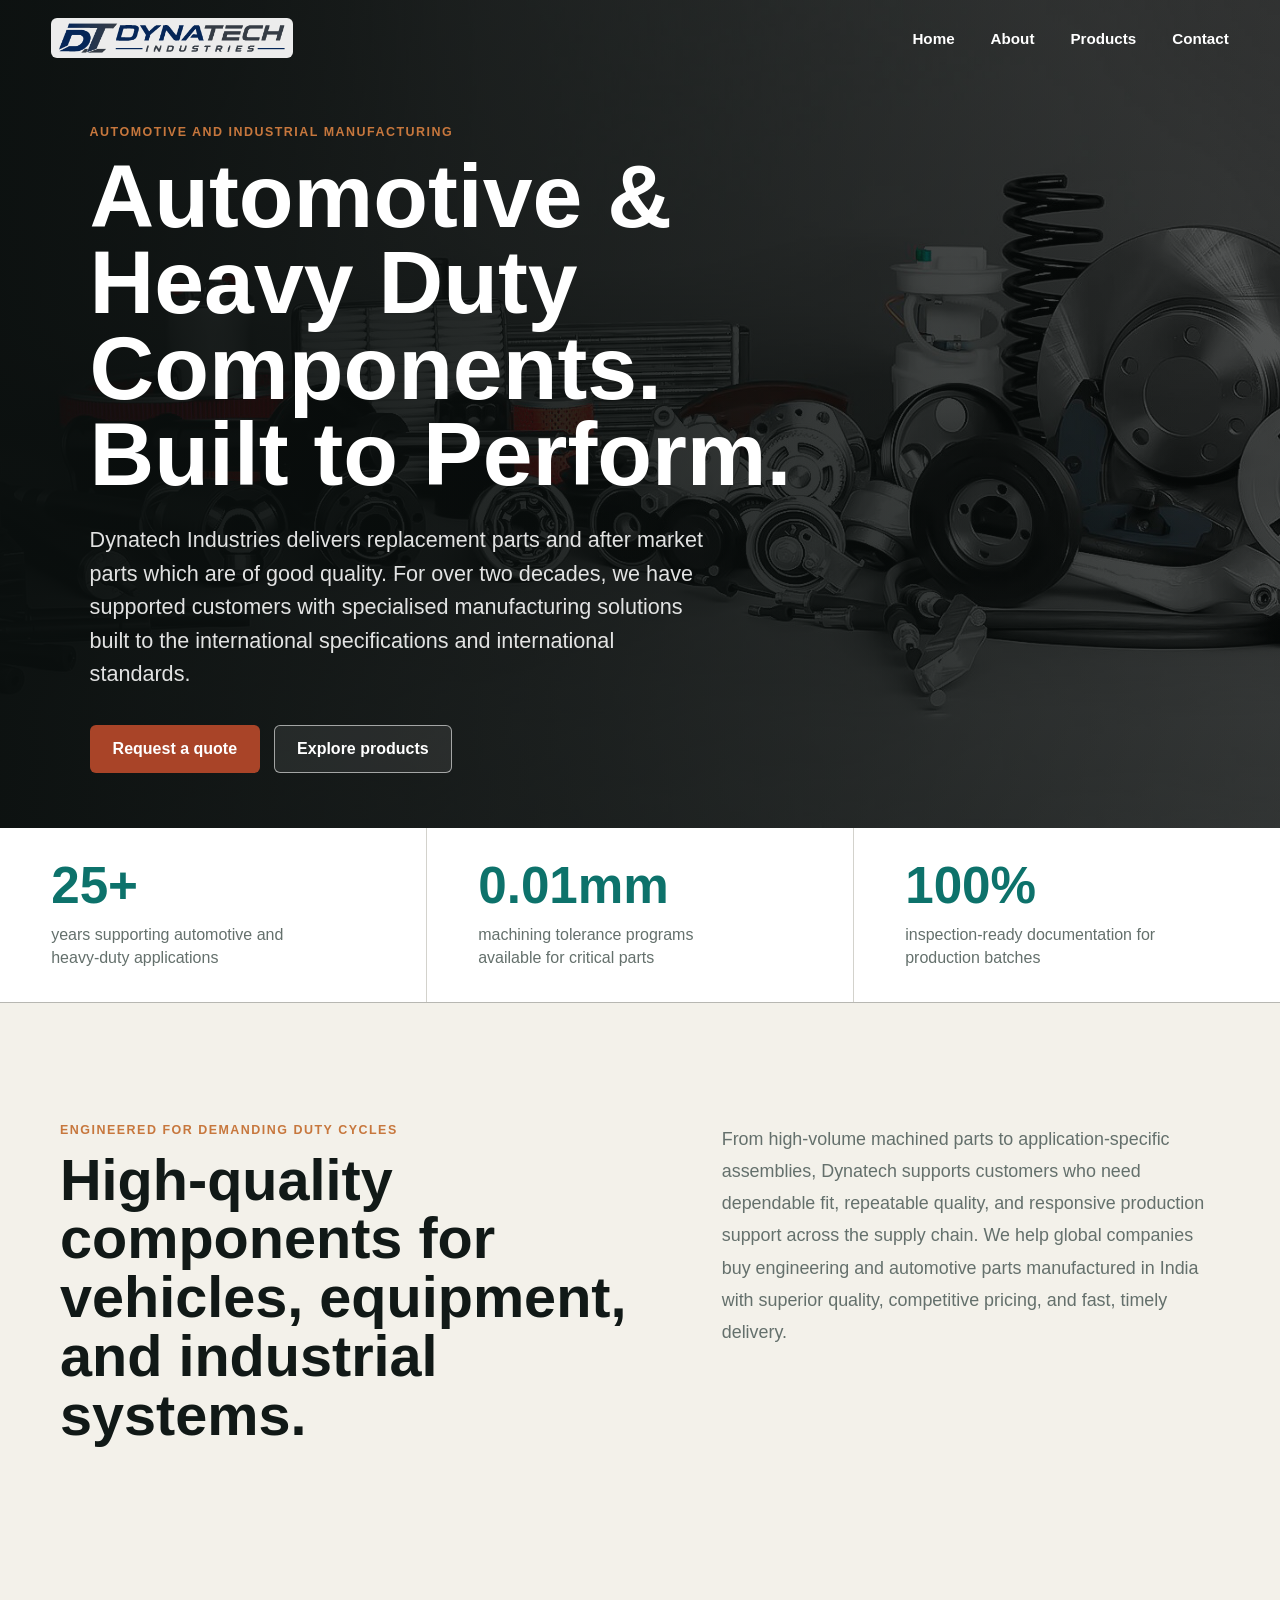
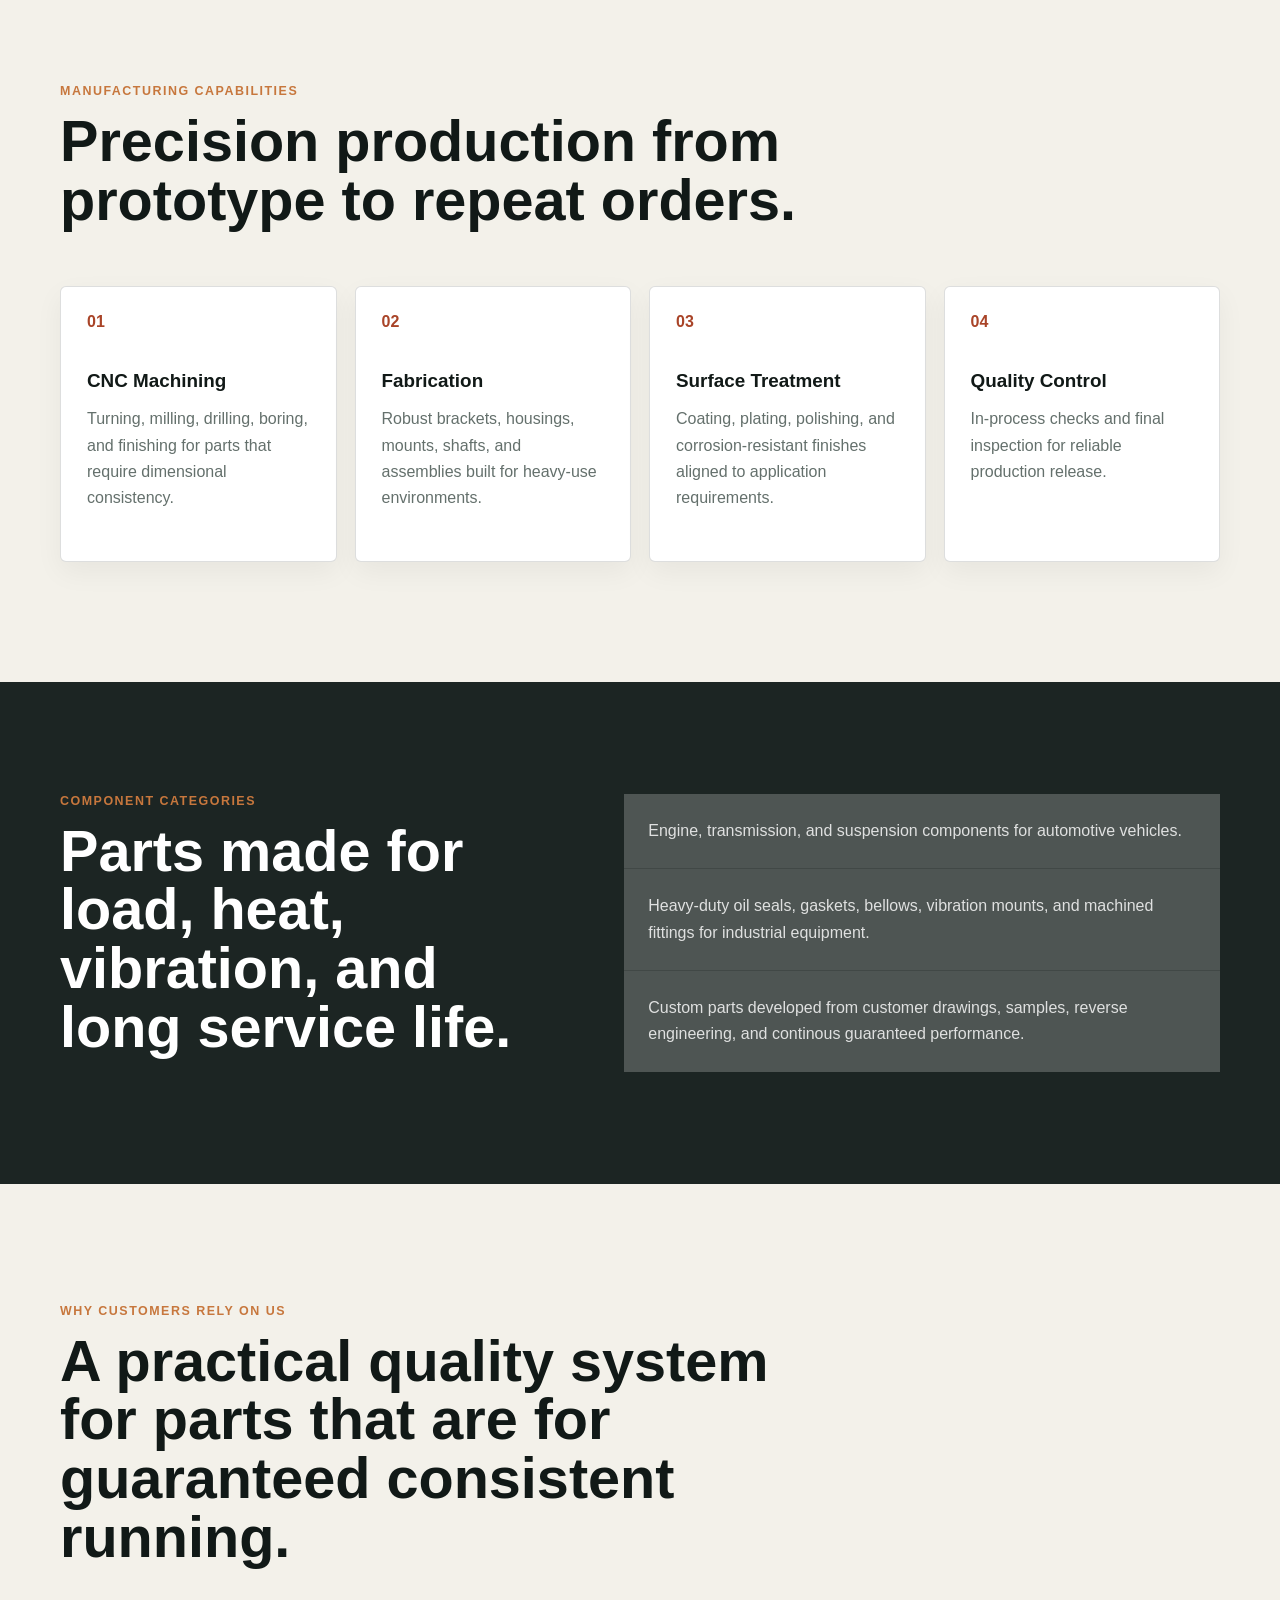
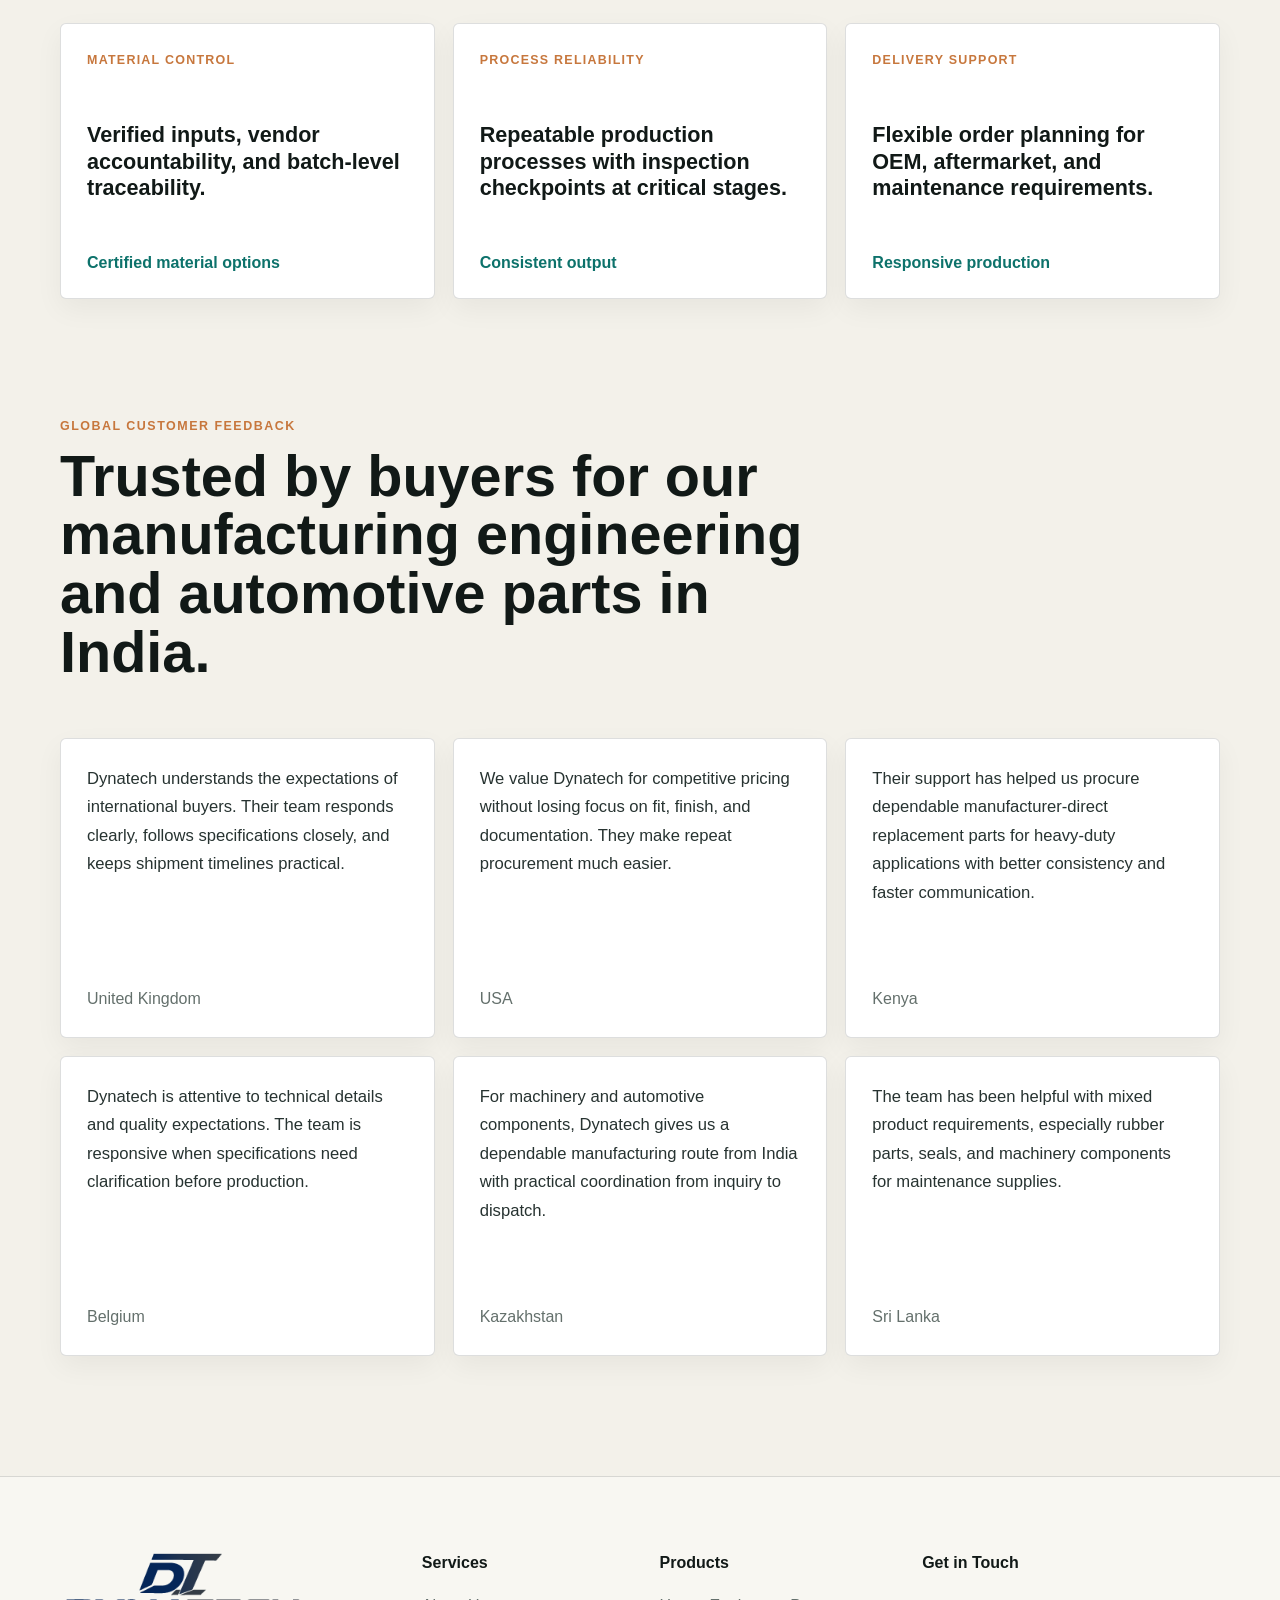
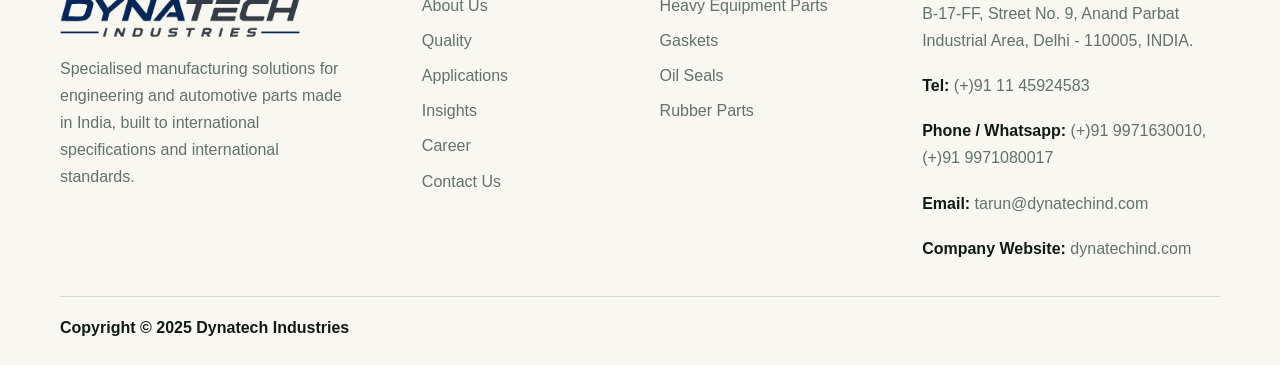
<file: index.html>
<!DOCTYPE html>
<html lang="en">
  <head>
    <meta charset="UTF-8" />
    <meta name="viewport" content="width=device-width, initial-scale=1.0" />
    <title>Dynatech Industries | Automotive & Heavy Duty Components</title>
    <meta
      name="description"
      content="Dynatech Industries is a specialised manufacturing solution provider with over two decades of experience manufacturing engineering and automotive parts in India for global customers."
    />
    <meta name="robots" content="index, follow" />
    <meta name="theme-color" content="#111917" />
    <link rel="canonical" href="https://dynatechind.com/" />
    <meta property="og:title" content="Dynatech Industries | Automotive Components" />
    <meta
      property="og:description"
      content="Specialised manufacturing solutions for engineering and automotive parts made in India, trusted by buyers across the UK, USA, Kenya, Belgium, Kazakhstan, and Sri Lanka."
    />
    <meta property="og:type" content="website" />
    <meta property="og:image" content="assets/hero.png" />
    <link rel="stylesheet" href="styles.css" />
    <script type="application/ld+json">
      {
        "@context": "https://schema.org",
        "@type": "Organization",
        "name": "Dynatech Industries",
        "url": "https://dynatechind.com/",
        "description": "Specialised manufacturing solution provider for engineering, automotive, and heavy duty components from India with over two decades of experience supporting global buyers.",
        "email": "tarun@dynatechind.com",
        "sameAs": []
      }
    </script>
  </head>
  <body>
    <header class="site-header" data-header>
      <a class="brand" href="index.html#top" aria-label="Dynatech Industries home">
        <img src="assets/navbar-logo.png" alt="Dynatech Industries" class="brand-logo" />
      </a>
      <button class="nav-toggle" type="button" aria-label="Open navigation" aria-expanded="false" data-nav-toggle>
        <span></span>
        <span></span>
      </button>
      <nav class="site-nav" data-nav aria-label="Primary navigation">
        <a href="index.html#top">Home</a>
        <div class="nav-group">
          <a href="about.html">About</a>
          <div class="nav-menu" aria-label="About pages">
            <a href="about.html#company-profile">Company Profile</a>
            <a href="about.html#infrastructure">Infrastructure</a>
            <a href="about.html#capabilities">Capabilities</a>
            <a href="about.html#quality">Quality</a>
            <a href="about.html#applications">Applications</a>
          </div>
        </div>
        <div class="nav-group">
          <a href="products.html">Products</a>
          <div class="nav-menu" aria-label="Product pages">
            <a href="heavy-equipment-parts.html">Heavy Equipment Parts</a>
            <a href="oil-seals.html">Oil Seals</a>
            <a href="gaskets.html">Gaskets</a>
            <a href="rubber-parts.html">Rubber Parts</a>
          </div>
        </div>
        <a href="contact.html">Contact</a>
      </nav>
    </header>

    <main id="top">
      <section class="hero" aria-labelledby="hero-title">
        <img src="assets/hero.png" alt="Automotive and heavy-duty replacement components" class="hero-image" />
        <div class="hero-overlay"></div>
        <div class="hero-content">
          <p class="eyebrow">Automotive and industrial manufacturing</p>
          <h1 id="hero-title">Automotive &amp; Heavy Duty Components. 
          </br>Built to Perform.</h1>
          <p class="hero-copy">
            Dynatech Industries delivers replacement parts and after market parts which are of good quality.
            For over two decades, we have supported customers with specialised manufacturing solutions
            built to the international specifications and international standards.
          </p>
          <div class="hero-actions">
            <a class="button primary" href="contact.html">Request a quote</a>
            <a class="button secondary" href="products.html">Explore products</a>
          </div>
        </div>
      </section>

      <section class="metrics" aria-label="Dynatech production strengths">
        <div>
          <strong>25+</strong>
          <span>years supporting automotive and heavy-duty applications</span>
        </div>
        <div>
          <strong>0.01mm</strong>
          <span>machining tolerance programs available for critical parts</span>
        </div>
        <div>
          <strong>100%</strong>
          <span>inspection-ready documentation for production batches</span>
        </div>
      </section>

      <section class="section intro">
        <div>
          <p class="eyebrow">Engineered for demanding duty cycles</p>
          <h2>High-quality components for vehicles, equipment, and industrial systems.</h2>
        </div>
        <p>
          From high-volume machined parts to application-specific assemblies, Dynatech supports customers who need
          dependable fit, repeatable quality, and responsive production support across the supply chain.
          We help global companies buy engineering and automotive parts manufactured in India with superior quality,
          competitive pricing, and fast, timely delivery.
        </p>
      </section>

      <section class="section services" id="capabilities" aria-labelledby="capabilities-title">
        <div class="section-heading">
          <p class="eyebrow">Manufacturing capabilities</p>
          <h2 id="capabilities-title">Precision production from prototype to repeat orders.</h2>
        </div>
        <div class="service-grid">
          <article class="service-card">
            <span class="icon">01</span>
            <h3>CNC Machining</h3>
            <p>Turning, milling, drilling, boring, and finishing for parts that require dimensional consistency.</p>
          </article>
          <article class="service-card">
            <span class="icon">02</span>
            <h3>Fabrication</h3>
            <p>Robust brackets, housings, mounts, shafts, and assemblies built for heavy-use environments.</p>
          </article>
          <article class="service-card">
            <span class="icon">03</span>
            <h3>Surface Treatment</h3>
            <p>Coating, plating, polishing, and corrosion-resistant finishes aligned to application requirements.</p>
          </article>
          <article class="service-card">
            <span class="icon">04</span>
            <h3>Quality Control</h3>
            <p>In-process checks and final inspection for reliable production release.</p>
          </article>
        </div>
      </section>

      <section class="band" id="components">
        <div class="band-inner">
          <div>
            <p class="eyebrow">Component categories</p>
            <h2>Parts made for load, heat, vibration, and long service life.</h2>
          </div>
          <div class="proof-list">
            <p>Engine, transmission, and suspension components for automotive vehicles.</p>
            <p>Heavy-duty oil seals, gaskets, bellows, vibration mounts, and machined fittings for industrial equipment.</p>
            <p>Custom parts developed from customer drawings, samples, reverse engineering, and continous guaranteed performance.</p>
          </div>
        </div>
      </section>

      <section class="section work" id="quality" aria-labelledby="quality-title">
        <div class="section-heading">
          <p class="eyebrow">Why customers rely on us</p>
          <h2 id="quality-title">A practical quality system for parts that are for guaranteed consistent running.</h2>
        </div>
        <div class="case-grid">
          <article class="case-card">
            <p class="case-type">Material control</p>
            <h3>Verified inputs, vendor accountability, and batch-level traceability.</h3>
            <span>Certified material options</span>
          </article>
          <article class="case-card">
            <p class="case-type">Process reliability</p>
            <h3>Repeatable production processes with inspection checkpoints at critical stages.</h3>
            <span>Consistent output</span>
          </article>
          <article class="case-card">
            <p class="case-type">Delivery support</p>
            <h3>Flexible order planning for OEM, aftermarket, and maintenance requirements.</h3>
            <span>Responsive production</span>
          </article>
        </div>
      </section>

      <section class="section testimonials" id="testimonials" aria-labelledby="testimonials-title">
        <div class="section-heading">
          <p class="eyebrow">Global customer feedback</p>
          <h2 id="testimonials-title">Trusted by buyers for our manufacturing engineering and automotive parts in India.</h2>
        </div>
        <div class="testimonial-grid">
          <article class="testimonial-card">
            <blockquote>
              Dynatech understands the expectations of international buyers. Their team responds clearly, follows
              specifications closely, and keeps shipment timelines practical.
            </blockquote>
            <p>United Kingdom</p>
          </article>
          <article class="testimonial-card">
            <blockquote>
              We value Dynatech for competitive pricing without losing focus on fit, finish, and documentation. They
              make repeat procurement much easier.
            </blockquote>
            <p>USA</p>
          </article>
          <article class="testimonial-card">
            <blockquote>
              Their support has helped us procure dependable manufacturer-direct replacement parts for heavy-duty applications with better
              consistency and faster communication.
            </blockquote>
            <p>Kenya</p>
          </article>
          <article class="testimonial-card">
            <blockquote>
              Dynatech is attentive to technical details and quality expectations. The team is responsive when
              specifications need clarification before production.
            </blockquote>
            <p>Belgium</p>
          </article>
          <article class="testimonial-card">
            <blockquote>
              For machinery and automotive components, Dynatech gives us a dependable manufacturing route from India with
              practical coordination from inquiry to dispatch.
            </blockquote>
            <p>Kazakhstan</p>
          </article>
          <article class="testimonial-card">
            <blockquote>
              The team has been helpful with mixed product requirements, especially rubber parts, seals, and machinery
              components for maintenance supplies.
            </blockquote>
            <p>Sri Lanka</p>
          </article>
        </div>
      </section>

    </main>

    <footer class="site-footer">
      <div class="footer-inner">
        <div class="footer-brand">
          <img src="assets/footer-logo.png" alt="Dynatech Industries" class="footer-logo" />
          <p>
            Specialised manufacturing solutions for engineering and automotive parts made in India, built to international
            specifications and international standards.
          </p>
        </div>
        <nav class="footer-column" aria-labelledby="footer-services-title">
          <h2 id="footer-services-title">Services</h2>
          <a href="about.html">About Us</a>
          <a href="about.html#quality">Quality</a>
            <a href="about.html#applications">Applications</a>
          <a href="about.html#capabilities">Insights</a>
          <a href="career.html">Career</a>
          <a href="contact.html">Contact Us</a>
        </nav>
        <nav class="footer-column" aria-labelledby="footer-products-title">
          <h2 id="footer-products-title">Products</h2>
          <a href="heavy-equipment-parts.html">Heavy Equipment Parts</a>
          <a href="gaskets.html">Gaskets</a>
          <a href="oil-seals.html">Oil Seals</a>
          
          <a href="rubber-parts.html">Rubber Parts</a>
        </nav>
        <div class="footer-column footer-contact" aria-labelledby="footer-contact-title">
          <h2 id="footer-contact-title">Get in Touch</h2>
          <p>B-17-FF, Street No. 9, Anand Parbat Industrial Area, Delhi - 110005, INDIA.</p>
          <p><span>Tel:</span> <a href="tel:+911145924583">(+)91 11 45924583</a></p>
          <p>
            <span>Phone / Whatsapp:</span>
            <a href="tel:+919971630010">(+)91 9971630010</a>,
            <a href="tel:+919971080017">(+)91 9971080017</a>
          </p>
          <p><span>Email:</span> <a href="mailto:tarun@dynatechind.com">tarun@dynatechind.com</a></p>
          <p><span>Company Website:</span> <a href="https://dynatechind.com/">dynatechind.com</a></p>
        </div>
      </div>
      <div class="footer-bottom">
        <span>Copyright © 2025 Dynatech Industries</span>
      </div>
    </footer>

    <script src="script.js"></script>
  </body>
</html>
</file>
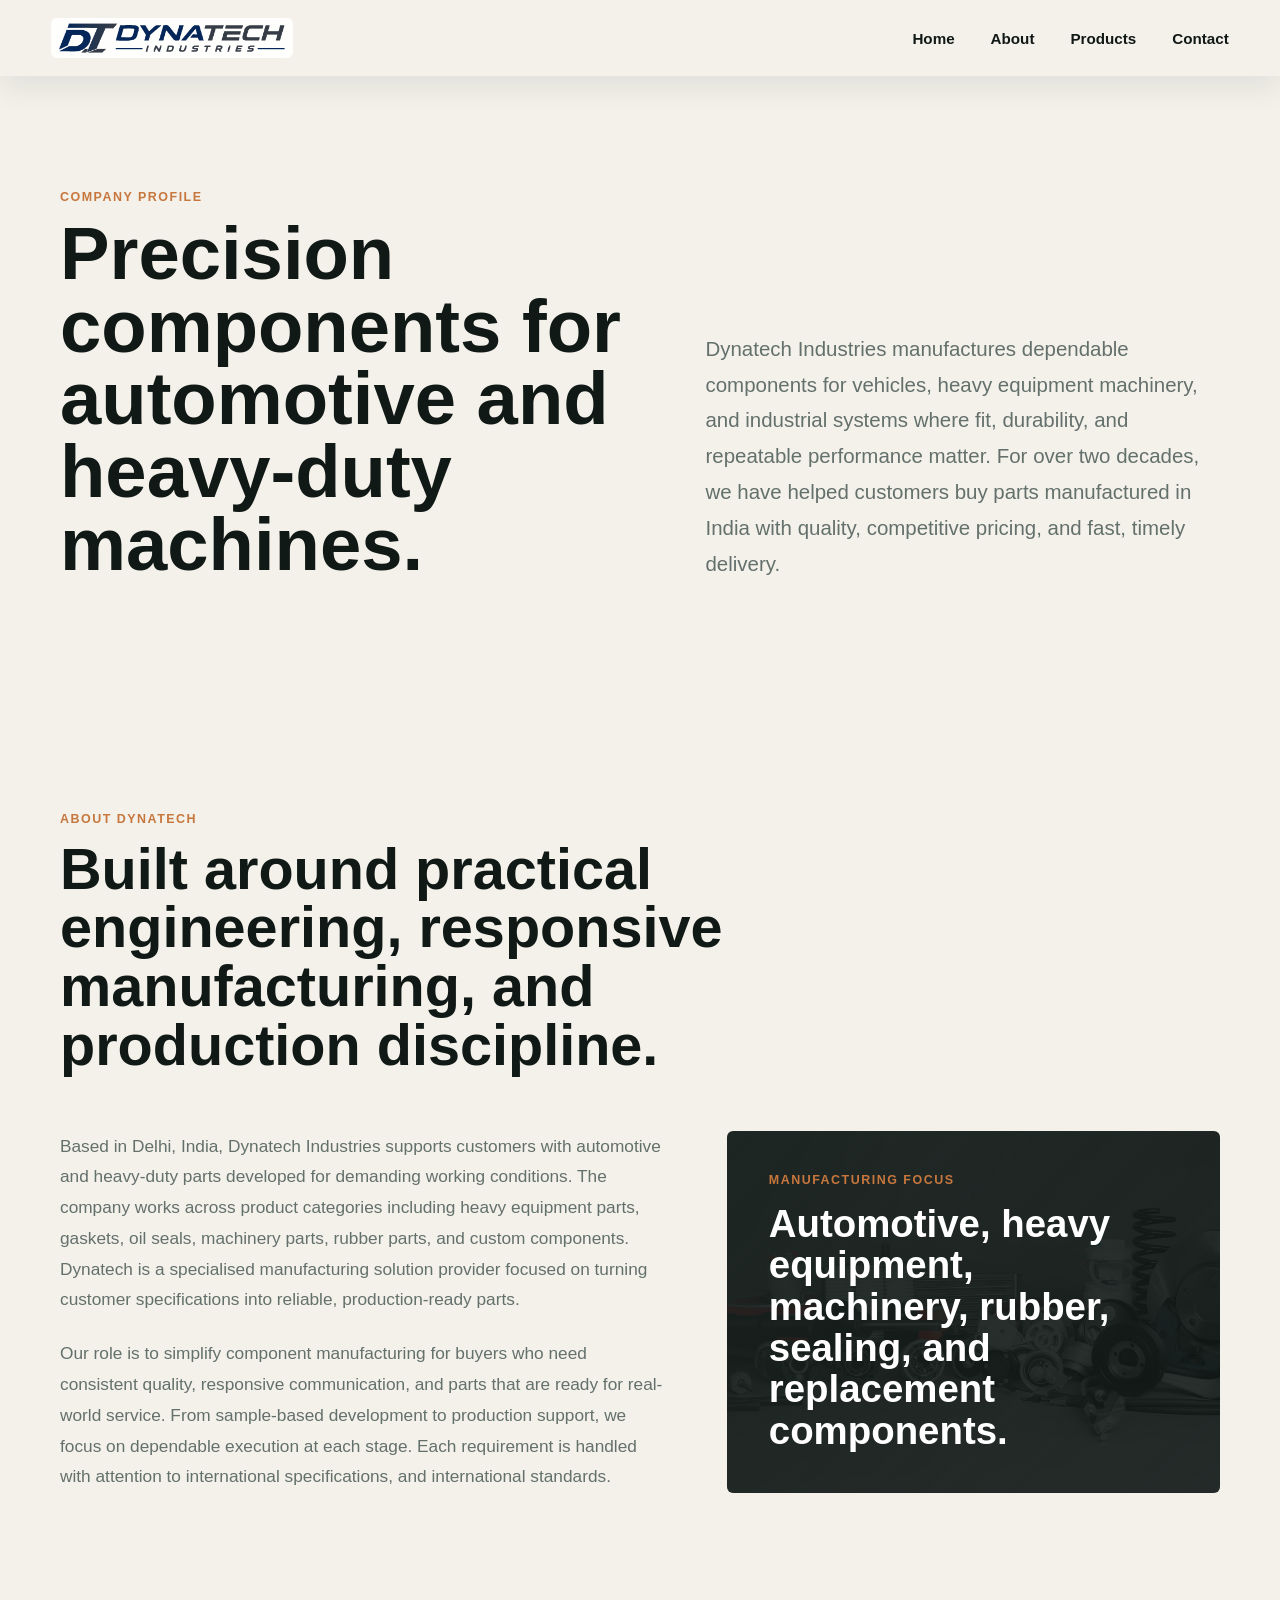
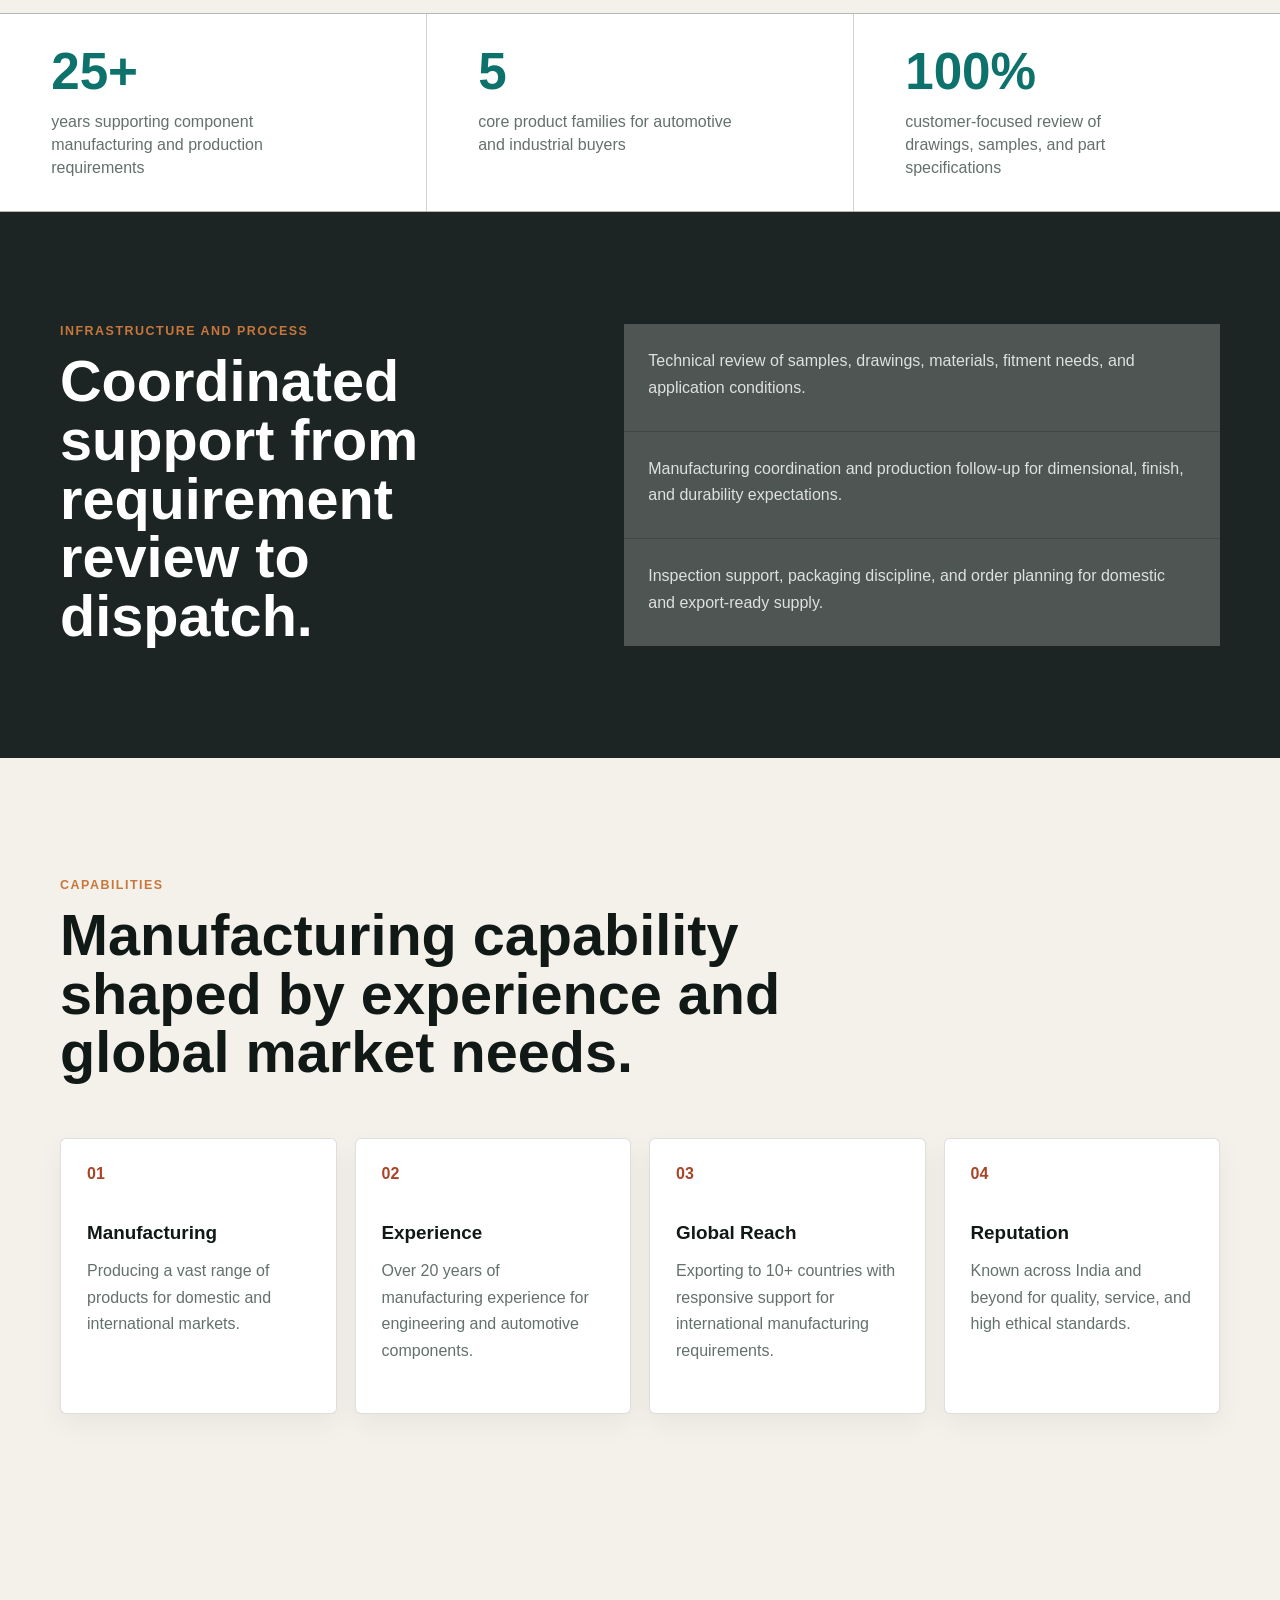
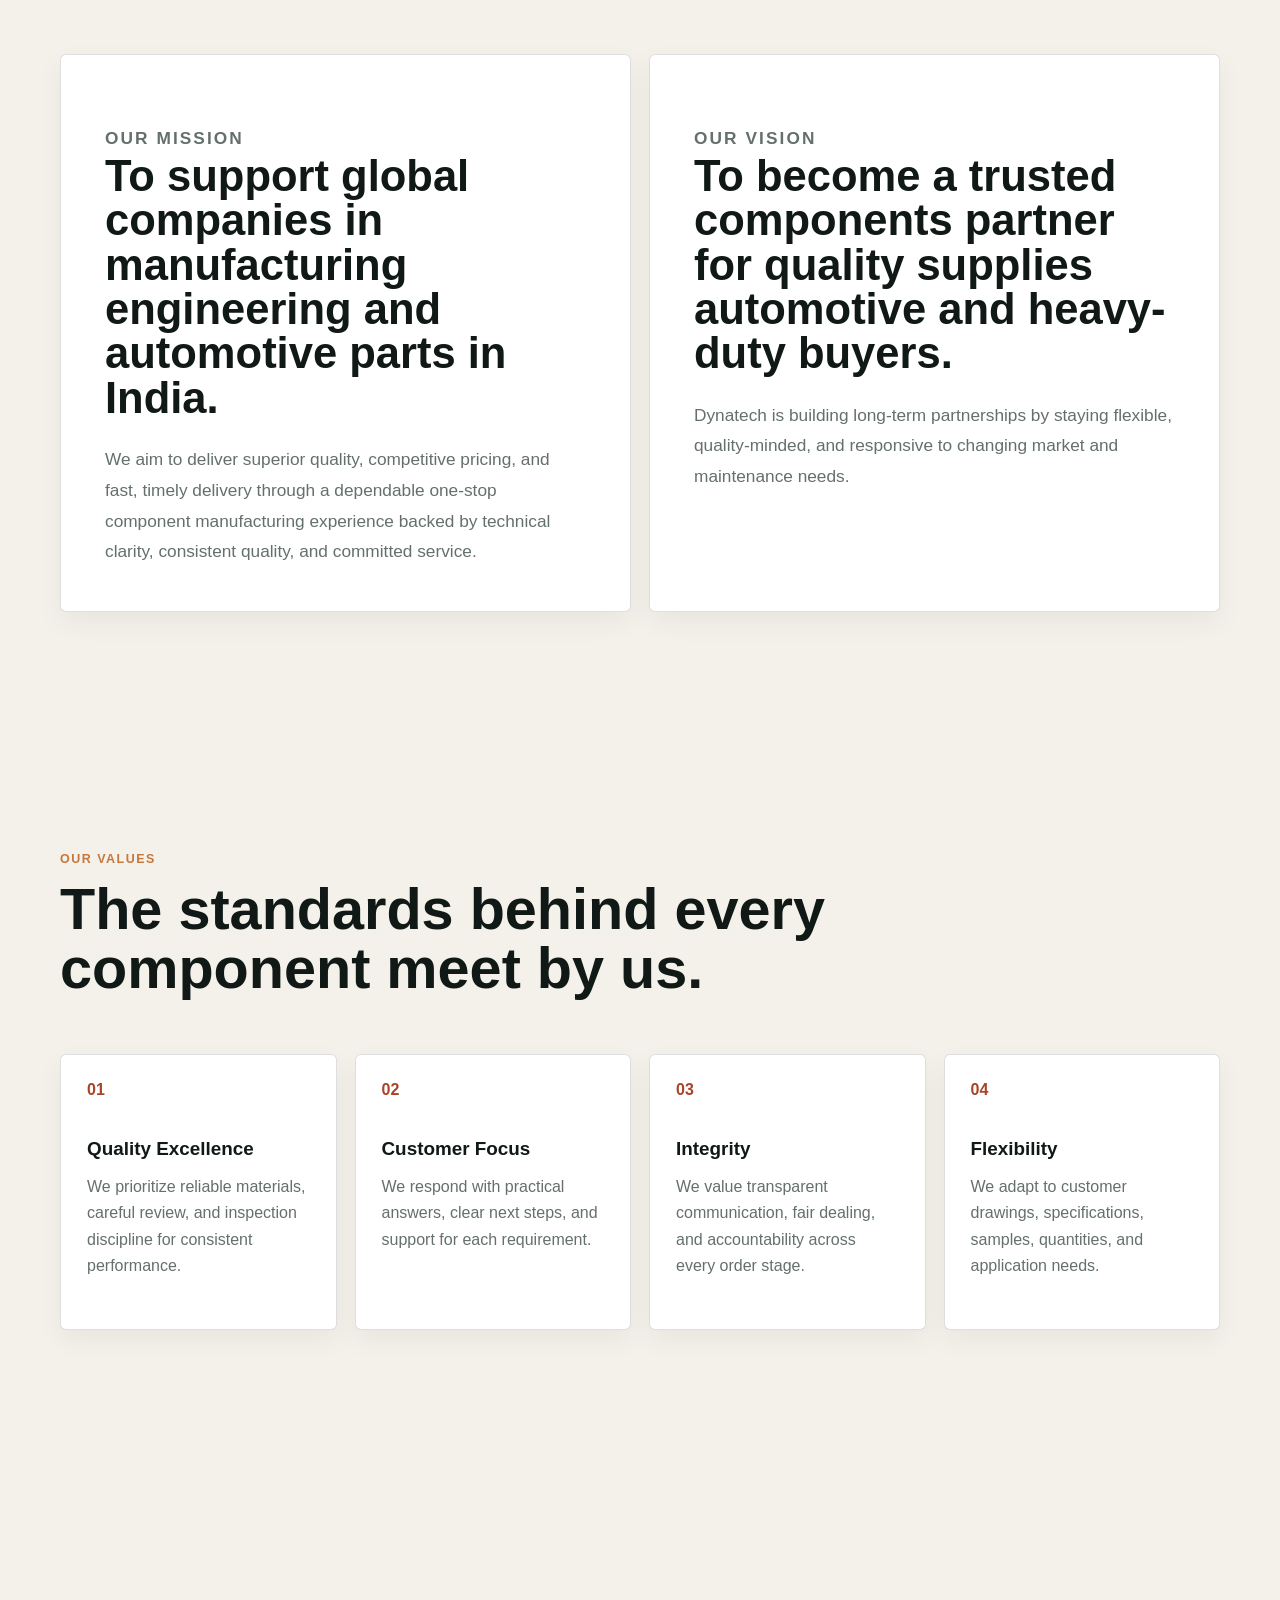
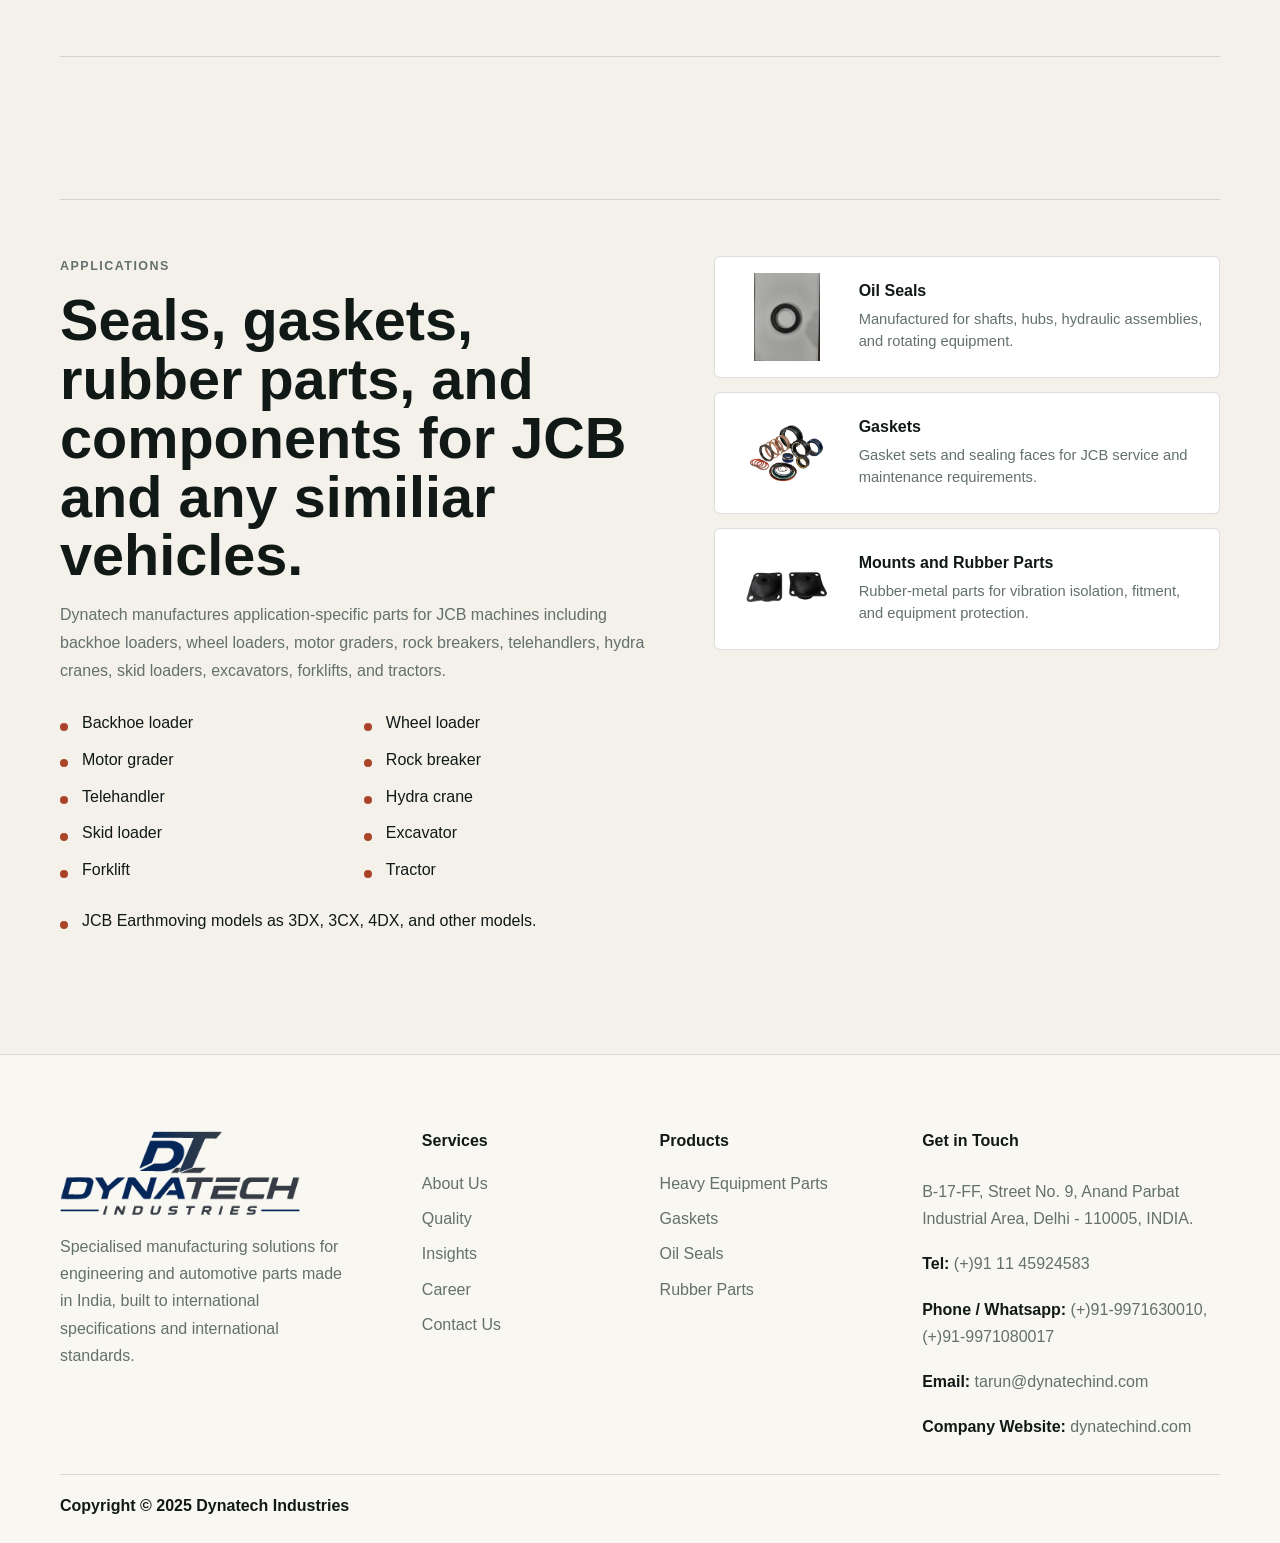
<file: about.html>
<!DOCTYPE html>
<html lang="en">
  <head>
    <meta charset="UTF-8" />
    <meta name="viewport" content="width=device-width, initial-scale=1.0" />
    <title>About Dynatech Industries | Precision Automotive Components</title>
    <meta
      name="description"
      content="Dynatech Industries is a specialised manufacturing solution provider with over two decades of experience helping global companies buy engineering and automotive parts manufactured in India."
    />
    <meta name="robots" content="index, follow" />
    <meta name="theme-color" content="#111917" />
    <link rel="canonical" href="https://dynatechind.com/about.html" />
    <meta property="og:title" content="About Dynatech Industries" />
    <meta
      property="og:description"
      content="Manufacturing solutions for engineering and automotive parts made in India, delivered to customer specifications, international standards, and timely delivery expectations."
    />
    <meta property="og:type" content="website" />
    <meta property="og:image" content="assets/hero.png" />
    <link rel="stylesheet" href="styles.css" />
  </head>
  <body>
    <header class="site-header is-scrolled" data-header>
      <a class="brand" href="index.html#top" aria-label="Dynatech Industries home">
        <img src="assets/navbar-logo.png" alt="Dynatech Industries" class="brand-logo" />
      </a>
      <button class="nav-toggle" type="button" aria-label="Open navigation" aria-expanded="false" data-nav-toggle>
        <span></span>
        <span></span>
      </button>
      <nav class="site-nav" data-nav aria-label="Primary navigation">
        <a href="index.html#top">Home</a>
        <div class="nav-group">
          <a href="about.html" aria-current="page">About</a>
          <div class="nav-menu" aria-label="About pages">
            <a href="#company-profile">Company Profile</a>
            <a href="#infrastructure">Infrastructure</a>
            <a href="#capabilities">Capabilities</a>
            <a href="#quality">Quality</a>
            <a href="#applications">Applications</a>
          </div>
        </div>
        <div class="nav-group">
          <a href="products.html">Products</a>
          <div class="nav-menu" aria-label="Product pages">
            <a href="heavy-equipment-parts.html">Heavy Equipment Parts</a>
            <a href="oil-seals.html">Oil Seals</a>
            <a href="gaskets.html">Gaskets</a>
            <a href="rubber-parts.html">Rubber Parts</a>
          </div>
        </div>
        <a href="contact.html">Contact</a>
      </nav>
    </header>

    <main id="top">
      <section class="page-hero" aria-labelledby="about-title">
        <div>
          <p class="eyebrow">Company profile</p>
          <h1 id="about-title">Precision components for automotive and heavy-duty machines.</h1>
        </div>
        <p>
          Dynatech Industries manufactures dependable components for vehicles, heavy equipment machinery, and industrial systems where fit, durability, and repeatable performance matter.
          For over two decades, we have helped customers buy parts manufactured in India with quality, competitive pricing,
          and fast, timely delivery.
        </p>
      </section>

      <section class="section about-profile" id="company-profile">
        <div class="section-heading">
          <p class="eyebrow">About Dynatech</p>
          <h2>Built around practical engineering, responsive manufacturing, and production discipline.</h2>
        </div>
        <div class="profile-grid">
          <div class="profile-copy">
            <p>
            Based in Delhi, India, Dynatech Industries supports customers with automotive and heavy-duty parts
            developed for demanding working conditions. The company works across product categories including heavy
            equipment parts, gaskets, oil seals, machinery parts, rubber parts, and custom
            components.
            Dynatech is a specialised manufacturing solution provider focused on turning customer specifications into
            reliable, production-ready parts.
          </p>
          <p>
            Our role is to simplify component manufacturing for buyers who need consistent quality, responsive
            communication, and parts that are ready for real-world service. From sample-based development to
            production support, we focus on dependable execution at each stage.
            Each requirement is handled with attention to international specifications, and international
            standards.
          </p>
          </div>
          <div class="profile-panel">
            <span>Manufacturing focus</span>
            <strong>Automotive, heavy equipment, machinery, rubber, sealing, and replacement components.</strong>
          </div>
        </div>
      </section>

      <section class="metrics about-metrics" aria-label="Dynatech company strengths">
        <div>
          <strong>25+</strong>
          <span>years supporting component manufacturing and production requirements</span>
        </div>
        <div>
          <strong>5</strong>
          <span>core product families for automotive and industrial buyers</span>
        </div>
        <div>
          <strong>100%</strong>
          <span>customer-focused review of drawings, samples, and part specifications</span>
        </div>
      </section>

      <section class="band about-band" id="infrastructure">
        <div class="band-inner">
          <div>
            <p class="eyebrow">Infrastructure and process</p>
            <h2>Coordinated support from requirement review to dispatch.</h2>
          </div>
          <div class="proof-list">
            <p>Technical review of samples, drawings, materials, fitment needs, and application conditions.</p>
            <p>Manufacturing coordination and production follow-up for dimensional, finish, and durability expectations.</p>
            <p>Inspection support, packaging discipline, and order planning for domestic and export-ready supply.</p>
          </div>
        </div>
      </section>

      <section class="section about-capabilities" id="capabilities" aria-labelledby="about-capabilities-title">
        <div class="section-heading">
          <p class="eyebrow">Capabilities</p>
          <h2 id="about-capabilities-title">Manufacturing capability shaped by experience and global market needs.</h2>
        </div>
        <div class="capability-grid">
          <article class="service-card">
            <span class="icon">01</span>
            <h3>Manufacturing</h3>
            <p>Producing a vast range of products for domestic and international markets.</p>
          </article>
          <article class="service-card">
            <span class="icon">02</span>
            <h3>Experience</h3>
            <p>Over 20 years of manufacturing experience for engineering and automotive components.</p>
          </article>
          <article class="service-card">
            <span class="icon">03</span>
            <h3>Global Reach</h3>
            <p>Exporting to 10+ countries with responsive support for international manufacturing requirements.</p>
          </article>
          <article class="service-card">
            <span class="icon">04</span>
            <h3>Reputation</h3>
            <p>Known across India and beyond for quality, service, and high ethical standards.</p>
          </article>
        </div>
      </section>

      <section class="section mission-vision">
        <article>
          <p class="eyebrow">Our mission</p>
          <h2>To support global companies in manufacturing engineering and automotive parts in India.</h2>
          <p>
            We aim to deliver superior quality, competitive pricing, and fast, timely delivery through a dependable
            one-stop component manufacturing experience backed by technical clarity, consistent quality, and committed service.
          </p>
        </article>
        <article>
          <p class="eyebrow">Our vision</p>
          <h2>To become a trusted components partner for quality supplies automotive and heavy-duty buyers.</h2>
          <p>
            Dynatech is building long-term partnerships by staying flexible, quality-minded, and responsive to changing
            market and maintenance needs.
          </p>
        </article>
      </section>

      <section class="section values" id="quality" aria-labelledby="values-title">
        <div class="section-heading">
          <p class="eyebrow">Our values</p>
          <h2 id="values-title">The standards behind every component meet by us.</h2>
        </div>
        <div class="value-grid">
          <article class="service-card">
            <span class="icon">01</span>
            <h3>Quality Excellence</h3>
            <p>We prioritize reliable materials, careful review, and inspection discipline for consistent performance.</p>
          </article>
          <article class="service-card">
            <span class="icon">02</span>
            <h3>Customer Focus</h3>
            <p>We respond with practical answers, clear next steps, and support for each requirement.</p>
          </article>
          <article class="service-card">
            <span class="icon">03</span>
            <h3>Integrity</h3>
            <p>We value transparent communication, fair dealing, and accountability across every order stage.</p>
          </article>
          <article class="service-card">
            <span class="icon">04</span>
            <h3>Flexibility</h3>
            <p>We adapt to customer drawings, specifications, samples, quantities, and application needs.</p>
          </article>
        </div>
      </section>

      <section class="section applications" id="applications" aria-labelledby="applications-title">

        <div class="machine-applications" aria-labelledby="about-jcb-applications-title">
          <div class="machine-applications" aria-labelledby="jcb-applications-title">
          <div class="machine-application-layout">
            <div class="machine-application-copy">
              <p class="eyebrow">Applications</p>
              <h2 id="jcb-applications-title">Seals, gaskets, rubber parts, and components for JCB and any similiar vehicles.</h2>
              <p>
                Dynatech manufactures application-specific parts for JCB machines including backhoe loaders, wheel loaders, motor graders, rock breakers, telehandlers, hydra cranes,
                skid loaders, excavators, forklifts, and tractors.
              </p>
              <ul class="machine-list" aria-label="Supported machine applications">
                <li>Backhoe loader</li>
                <li>Wheel loader</li>
                <li>Motor grader</li>
                <li>Rock breaker</li>
                <li>Telehandler</li>
                <li>Hydra crane</li>
                <li>Skid loader</li>
                <li>Excavator</li>
                <li>Forklift</li>
                <li>Tractor</li>
              </ul>
              <ul class="machine-models" aria-label="Earthmoving machine models">
                <li>JCB Earthmoving models as 3DX, 3CX, 4DX, and other models.</li>
              </ul>
            </div>
            <div class="application-image-grid" aria-label="Product application examples">
              <article class="application-image-card">
                <img src="assets/oil-seal-dn-302-6592.jpg" alt="Oil seal for JCB machine applications" />
                <div><h3>Oil Seals</h3><p>Manufactured for shafts, hubs, hydraulic assemblies, and rotating equipment.</p></div>
              </article>
              <article class="application-image-card">
                <img src="assets/gasket-set-hydraulic-cylinder-jcb.webp" alt="Hydraulic cylinder gasket set for JCB machines" />
                <div><h3>Gaskets</h3><p>Gasket sets and sealing faces for JCB service and maintenance requirements.</p></div>
              </article>
              <article class="application-image-card">
                <img src="assets/engine-mount.png" alt="Engine mount for heavy equipment application" />
                <div><h3>Mounts and Rubber Parts</h3><p>Rubber-metal parts for vibration isolation, fitment, and equipment protection.</p></div>
              </article>
            </div>
          </div>
        </div>
        </div>
      </section>
    </main>

    <footer class="site-footer">
      <div class="footer-inner">
        <div class="footer-brand">
          <img src="assets/footer-logo.png" alt="Dynatech Industries" class="footer-logo" />
          <p>
            Specialised manufacturing solutions for engineering and automotive parts made in India, built to international
            specifications and international standards.
          </p>
        </div>
        <nav class="footer-column" aria-labelledby="footer-services-title">
          <h2 id="footer-services-title">Services</h2>
          <a href="about.html">About Us</a>
          <a href="about.html#quality">Quality</a>
          <a href="about.html#capabilities">Insights</a>
          <a href="contact.html">Career</a>
          <a href="contact.html">Contact Us</a>
        </nav>
        <nav class="footer-column" aria-labelledby="footer-products-title">
          <h2 id="footer-products-title">Products</h2>
          <a href="heavy-equipment-parts.html">Heavy Equipment Parts</a>
          <a href="gaskets.html">Gaskets</a>
          <a href="oil-seals.html">Oil Seals</a>
          
          <a href="rubber-parts.html">Rubber Parts</a>
        </nav>
        <div class="footer-column footer-contact" aria-labelledby="footer-contact-title">
          <h2 id="footer-contact-title">Get in Touch</h2>
          <p>B-17-FF, Street No. 9, Anand Parbat Industrial Area, Delhi - 110005, INDIA.</p>
          <p><span>Tel:</span> <a href="tel:+911145924583">(+)91 11 45924583</a></p>
          <p>
            <span>Phone / Whatsapp:</span>
            <a href="tel:+919971630010">(+)91-9971630010</a>,
            <a href="tel:+919971080017">(+)91-9971080017</a>
          </p>
          <p><span>Email:</span> <a href="mailto:tarun@dynatechind.com">tarun@dynatechind.com</a></p>
          <p><span>Company Website:</span> <a href="https://dynatechind.com/">dynatechind.com</a></p>
        </div>
      </div>
      <div class="footer-bottom">
        <span>Copyright © 2025 Dynatech Industries</span>
      </div>
    </footer>

    <script src="script.js"></script>
  </body>
</html>
</file>
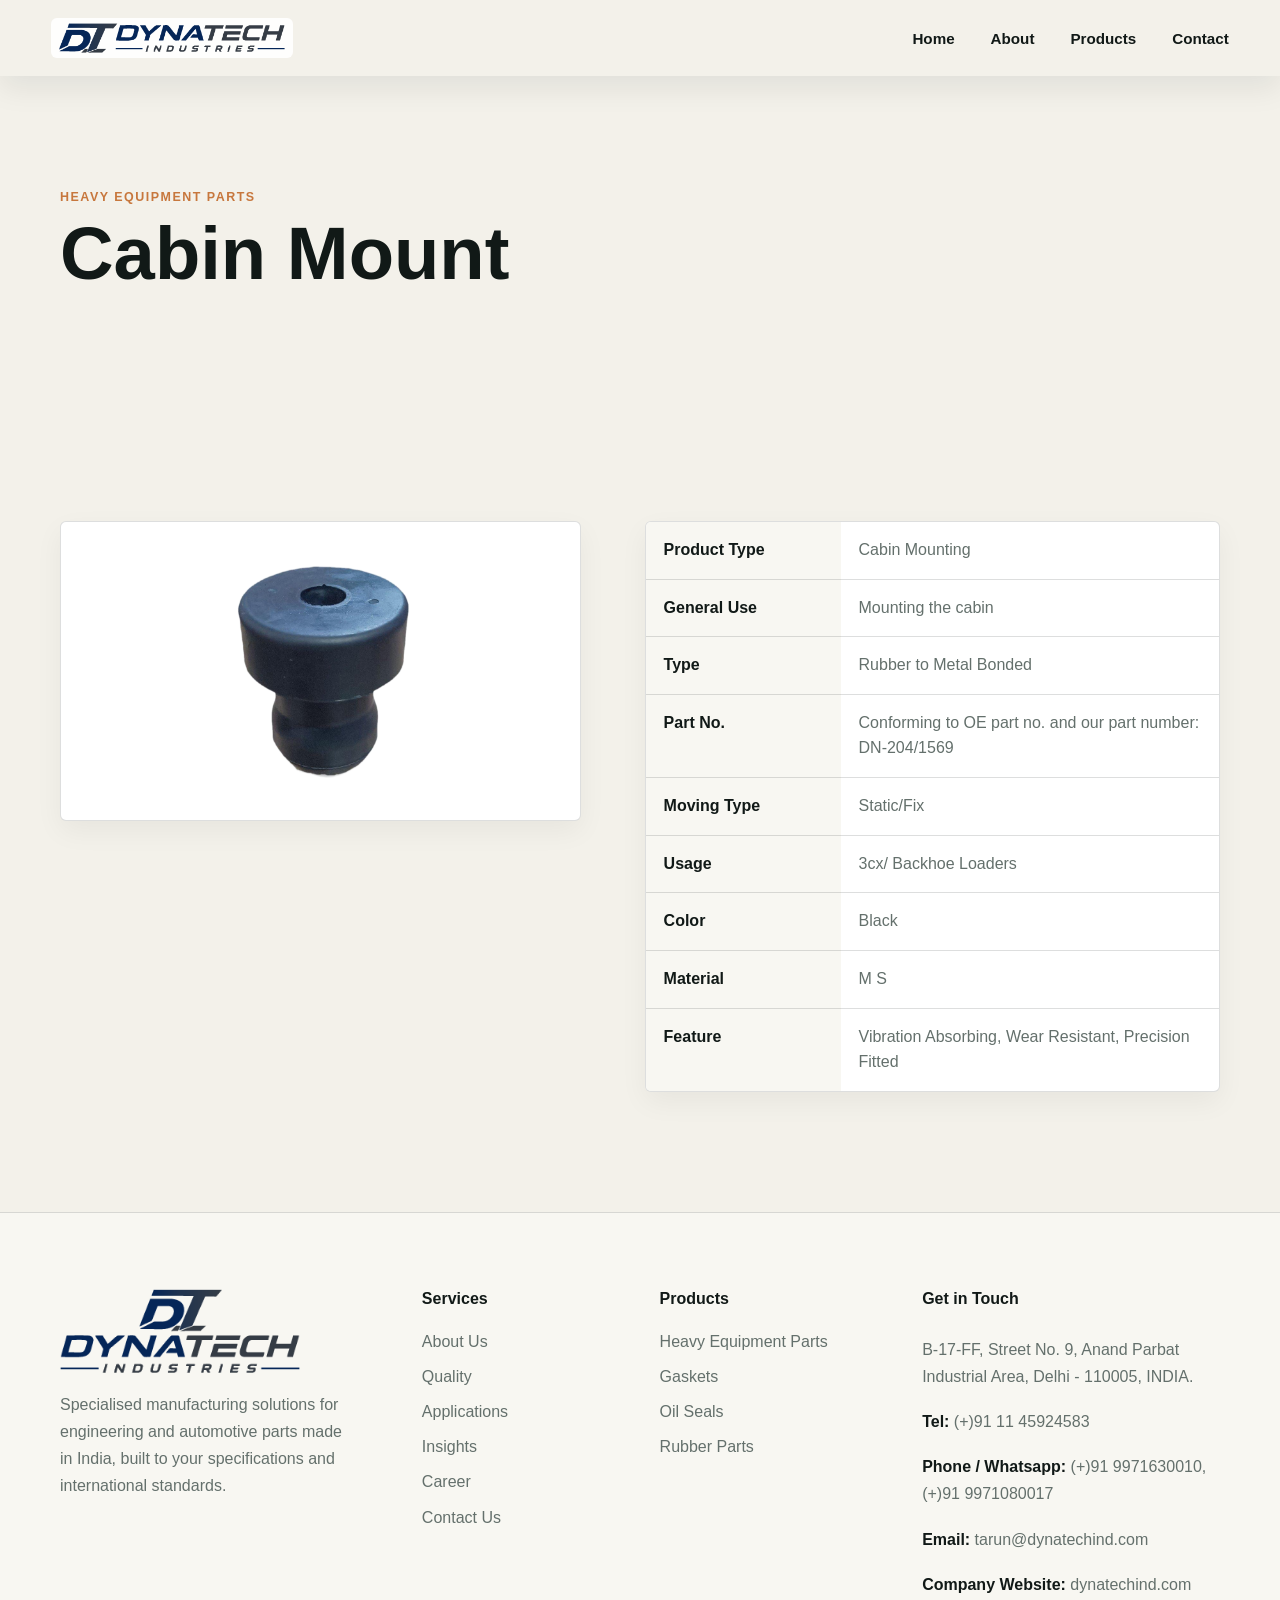
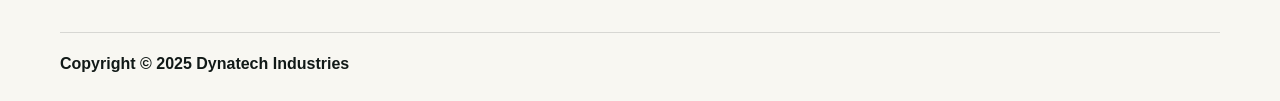
<file: cabin-mount-rubber.html>
<!DOCTYPE html>
<html lang="en">
  <head>
    <meta charset="UTF-8" />
    <meta name="viewport" content="width=device-width, initial-scale=1.0" />
    <title>Cabin Mount | Dynatech Industries</title>
    <meta name="description" content="Rubber cabin mounting product manufactured by Dynatech Industries for JCB machines and heavy equipment applications." />
    <meta name="robots" content="index, follow" />
    <link rel="canonical" href="https://dynatechind.com/cabin-mount-rubber.html" />
    <link rel="stylesheet" href="styles.css" />
  </head>
  <body>
    <header class="site-header is-scrolled" data-header>
      <a class="brand" href="index.html#top" aria-label="Dynatech Industries home"><img src="assets/navbar-logo.png" alt="Dynatech Industries" class="brand-logo" /></a>
      <button class="nav-toggle" type="button" aria-label="Open navigation" aria-expanded="false" data-nav-toggle><span></span><span></span></button>
      <nav class="site-nav" data-nav aria-label="Primary navigation">
        <a href="index.html#top">Home</a>
        <div class="nav-group"><a href="about.html">About</a><div class="nav-menu" aria-label="About pages"><a href="about.html#company-profile">Company Profile</a><a href="about.html#infrastructure">Infrastructure</a><a href="about.html#capabilities">Capabilities</a><a href="about.html#quality">Quality</a><a href="about.html#applications">Applications</a></div></div>
        <div class="nav-group"><a href="products.html">Products</a><div class="nav-menu" aria-label="Product pages"><a href="heavy-equipment-parts.html">Heavy Equipment Parts</a><a href="oil-seals.html">Oil Seals</a><a href="gaskets.html">Gaskets</a><a href="rubber-parts.html">Rubber Parts</a></div></div>
        <a href="contact.html">Contact</a>
      </nav>
    </header>
    <main id="top">
      <section class="page-hero" aria-labelledby="product-title">
        <div><p class="eyebrow">Heavy equipment parts</p><h1 id="product-title">Cabin Mount</h1></div>
      </section>
      <section class="section product-spec-layout" aria-label="Cabin mount product specifications">
        <div class="product-image-grid single-product-image">
          <div class="product-image-panel"><img src="assets/cabin-mount-alt.jpg" alt="Rubber cabin mount" /></div>
        </div>
        <div class="spec-table-wrap">
          <table class="spec-table">
            <tbody>
              <tr><th>Product Type</th><td>Cabin Mounting</td></tr>
              <tr><th>General Use</th><td>Mounting the cabin</td></tr>
              <tr><th>Type</th><td>Rubber to Metal Bonded</td></tr>
              <tr><th>Part No.</th><td>Conforming to OE part no. and our part number: DN-204/1569</td></tr>
              <tr><th>Moving Type</th><td>Static/Fix</td></tr>
              <tr><th>Usage</th><td>3cx/ Backhoe Loaders</td></tr>
              <tr><th>Color</th><td>Black</td></tr>
              <tr><th>Material</th><td>M S</td></tr>
              <tr><th>Feature</th><td>Vibration Absorbing, Wear Resistant, Precision Fitted</td></tr>
            </tbody>
          </table>
        </div>
      </section>
    </main>
    <footer class="site-footer"><div class="footer-inner"><div class="footer-brand"><img src="assets/footer-logo.png" alt="Dynatech Industries" class="footer-logo" /><p>Specialised manufacturing solutions for engineering and automotive parts made in India, built to your specifications and international standards.</p></div><nav class="footer-column" aria-labelledby="footer-services-title"><h2 id="footer-services-title">Services</h2><a href="about.html">About Us</a><a href="about.html#quality">Quality</a><a href="about.html#applications">Applications</a><a href="about.html#capabilities">Insights</a><a href="contact.html">Career</a><a href="contact.html">Contact Us</a></nav><nav class="footer-column" aria-labelledby="footer-products-title"><h2 id="footer-products-title">Products</h2><a href="heavy-equipment-parts.html">Heavy Equipment Parts</a><a href="gaskets.html">Gaskets</a><a href="oil-seals.html">Oil Seals</a><a href="rubber-parts.html">Rubber Parts</a></nav><div class="footer-column footer-contact" aria-labelledby="footer-contact-title"><h2 id="footer-contact-title">Get in Touch</h2><p>B-17-FF, Street No. 9, Anand Parbat Industrial Area, Delhi - 110005, INDIA.</p><p><span>Tel:</span> <a href="tel:+911145924583">(+)91 11 45924583</a></p><p><span>Phone / Whatsapp:</span> <a href="tel:+919971630010">(+)91 9971630010</a>, <a href="tel:+919971080017">(+)91 9971080017</a></p><p><span>Email:</span> <a href="mailto:tarun@dynatechind.com">tarun@dynatechind.com</a></p><p><span>Company Website:</span> <a href="https://dynatechind.com/">dynatechind.com</a></p></div></div><div class="footer-bottom"><span>Copyright &copy; 2025 Dynatech Industries</span></div></footer>
    <script src="script.js"></script>
  </body>
</html>
</file>
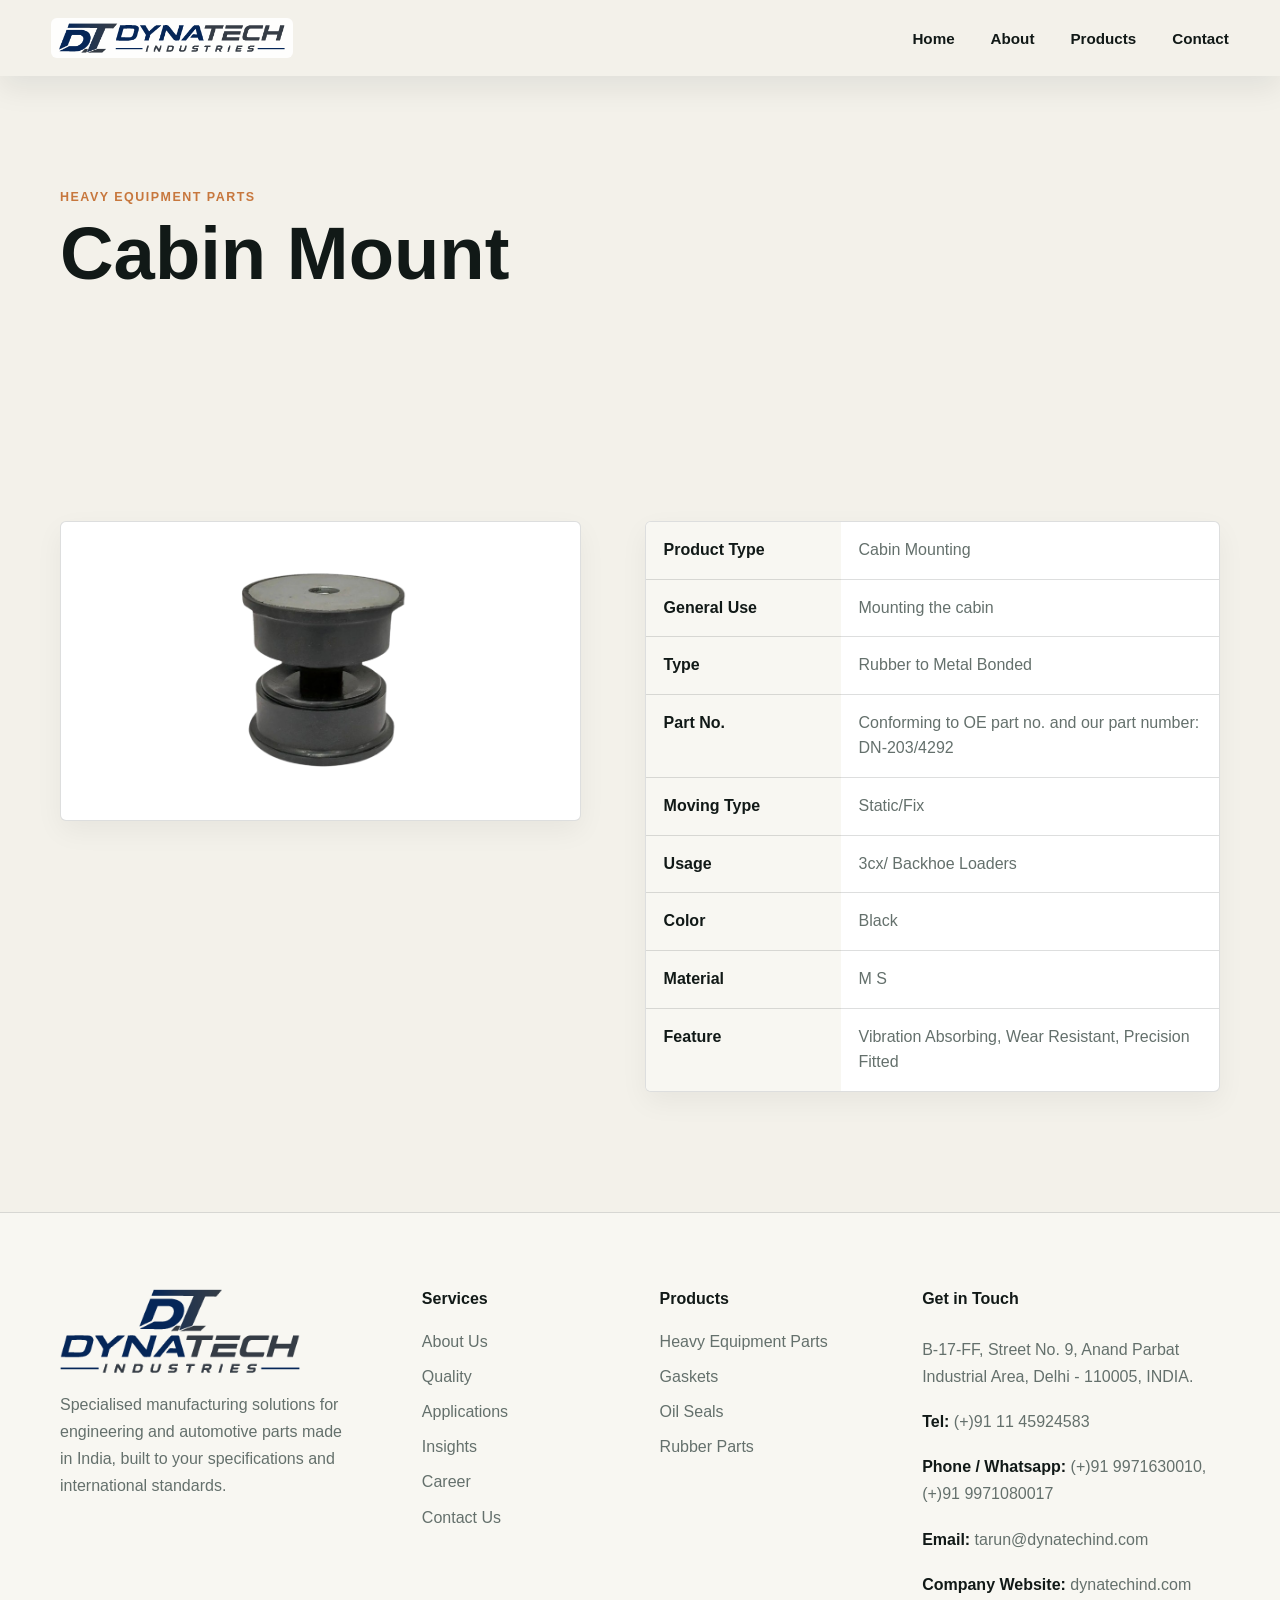
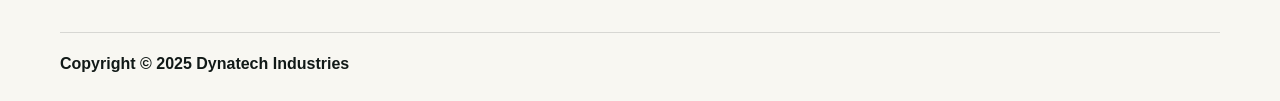
<file: cabin-mount.html>
<!DOCTYPE html>
<html lang="en">
  <head>
    <meta charset="UTF-8" />
    <meta name="viewport" content="width=device-width, initial-scale=1.0" />
    <title>Cabin Mount | Dynatech Industries</title>
    <meta name="description" content="Cabin mounting product manufactured by Dynatech Industries for JCB machines and heavy equipment applications." />
    <meta name="robots" content="index, follow" />
    <link rel="canonical" href="https://dynatechind.com/cabin-mount.html" />
    <link rel="stylesheet" href="styles.css" />
  </head>
  <body>
    <header class="site-header is-scrolled" data-header>
      <a class="brand" href="index.html#top" aria-label="Dynatech Industries home"><img src="assets/navbar-logo.png" alt="Dynatech Industries" class="brand-logo" /></a>
      <button class="nav-toggle" type="button" aria-label="Open navigation" aria-expanded="false" data-nav-toggle><span></span><span></span></button>
      <nav class="site-nav" data-nav aria-label="Primary navigation">
        <a href="index.html#top">Home</a>
        <div class="nav-group"><a href="about.html">About</a><div class="nav-menu" aria-label="About pages"><a href="about.html#company-profile">Company Profile</a><a href="about.html#infrastructure">Infrastructure</a><a href="about.html#capabilities">Capabilities</a><a href="about.html#quality">Quality</a><a href="about.html#applications">Applications</a></div></div>
        <div class="nav-group"><a href="products.html">Products</a><div class="nav-menu" aria-label="Product pages"><a href="heavy-equipment-parts.html">Heavy Equipment Parts</a><a href="oil-seals.html">Oil Seals</a><a href="gaskets.html">Gaskets</a><a href="rubber-parts.html">Rubber Parts</a></div></div>
        <a href="contact.html">Contact</a>
      </nav>
    </header>
    <main id="top">
      <section class="page-hero" aria-labelledby="product-title">
        <div><p class="eyebrow">Heavy equipment parts</p><h1 id="product-title">Cabin Mount</h1></div>
      </section>
      <section class="section product-spec-layout" aria-label="Cabin mount product specifications">
        <div class="product-image-grid single-product-image">
          <div class="product-image-panel"><img src="assets/cabin-mount.png" alt="Cabin mount" /></div>
        </div>
        <div class="spec-table-wrap">
          <table class="spec-table">
            <tbody>
              <tr><th>Product Type</th><td>Cabin Mounting</td></tr>
              <tr><th>General Use</th><td>Mounting the cabin</td></tr>
              <tr><th>Type</th><td>Rubber to Metal Bonded</td></tr>
              <tr><th>Part No.</th><td>Conforming to OE part no. and our part number: DN-203/4292</td></tr>
              <tr><th>Moving Type</th><td>Static/Fix</td></tr>
              <tr><th>Usage</th><td>3cx/ Backhoe Loaders</td></tr>
              <tr><th>Color</th><td>Black</td></tr>
              <tr><th>Material</th><td>M S</td></tr>
              <tr><th>Feature</th><td>Vibration Absorbing, Wear Resistant, Precision Fitted</td></tr>
            </tbody>
          </table>
        </div>
      </section>
    </main>
    <footer class="site-footer"><div class="footer-inner"><div class="footer-brand"><img src="assets/footer-logo.png" alt="Dynatech Industries" class="footer-logo" /><p>Specialised manufacturing solutions for engineering and automotive parts made in India, built to your specifications and international standards.</p></div><nav class="footer-column" aria-labelledby="footer-services-title"><h2 id="footer-services-title">Services</h2><a href="about.html">About Us</a><a href="about.html#quality">Quality</a><a href="about.html#applications">Applications</a><a href="about.html#capabilities">Insights</a><a href="contact.html">Career</a><a href="contact.html">Contact Us</a></nav><nav class="footer-column" aria-labelledby="footer-products-title"><h2 id="footer-products-title">Products</h2><a href="heavy-equipment-parts.html">Heavy Equipment Parts</a><a href="gaskets.html">Gaskets</a><a href="oil-seals.html">Oil Seals</a><a href="rubber-parts.html">Rubber Parts</a></nav><div class="footer-column footer-contact" aria-labelledby="footer-contact-title"><h2 id="footer-contact-title">Get in Touch</h2><p>B-17-FF, Street No. 9, Anand Parbat Industrial Area, Delhi - 110005, INDIA.</p><p><span>Tel:</span> <a href="tel:+911145924583">(+)91 11 45924583</a></p><p><span>Phone / Whatsapp:</span> <a href="tel:+919971630010">(+)91 9971630010</a>, <a href="tel:+919971080017">(+)91 9971080017</a></p><p><span>Email:</span> <a href="mailto:tarun@dynatechind.com">tarun@dynatechind.com</a></p><p><span>Company Website:</span> <a href="https://dynatechind.com/">dynatechind.com</a></p></div></div><div class="footer-bottom"><span>Copyright &copy; 2025 Dynatech Industries</span></div></footer>
    <script src="script.js"></script>
  </body>
</html>
</file>
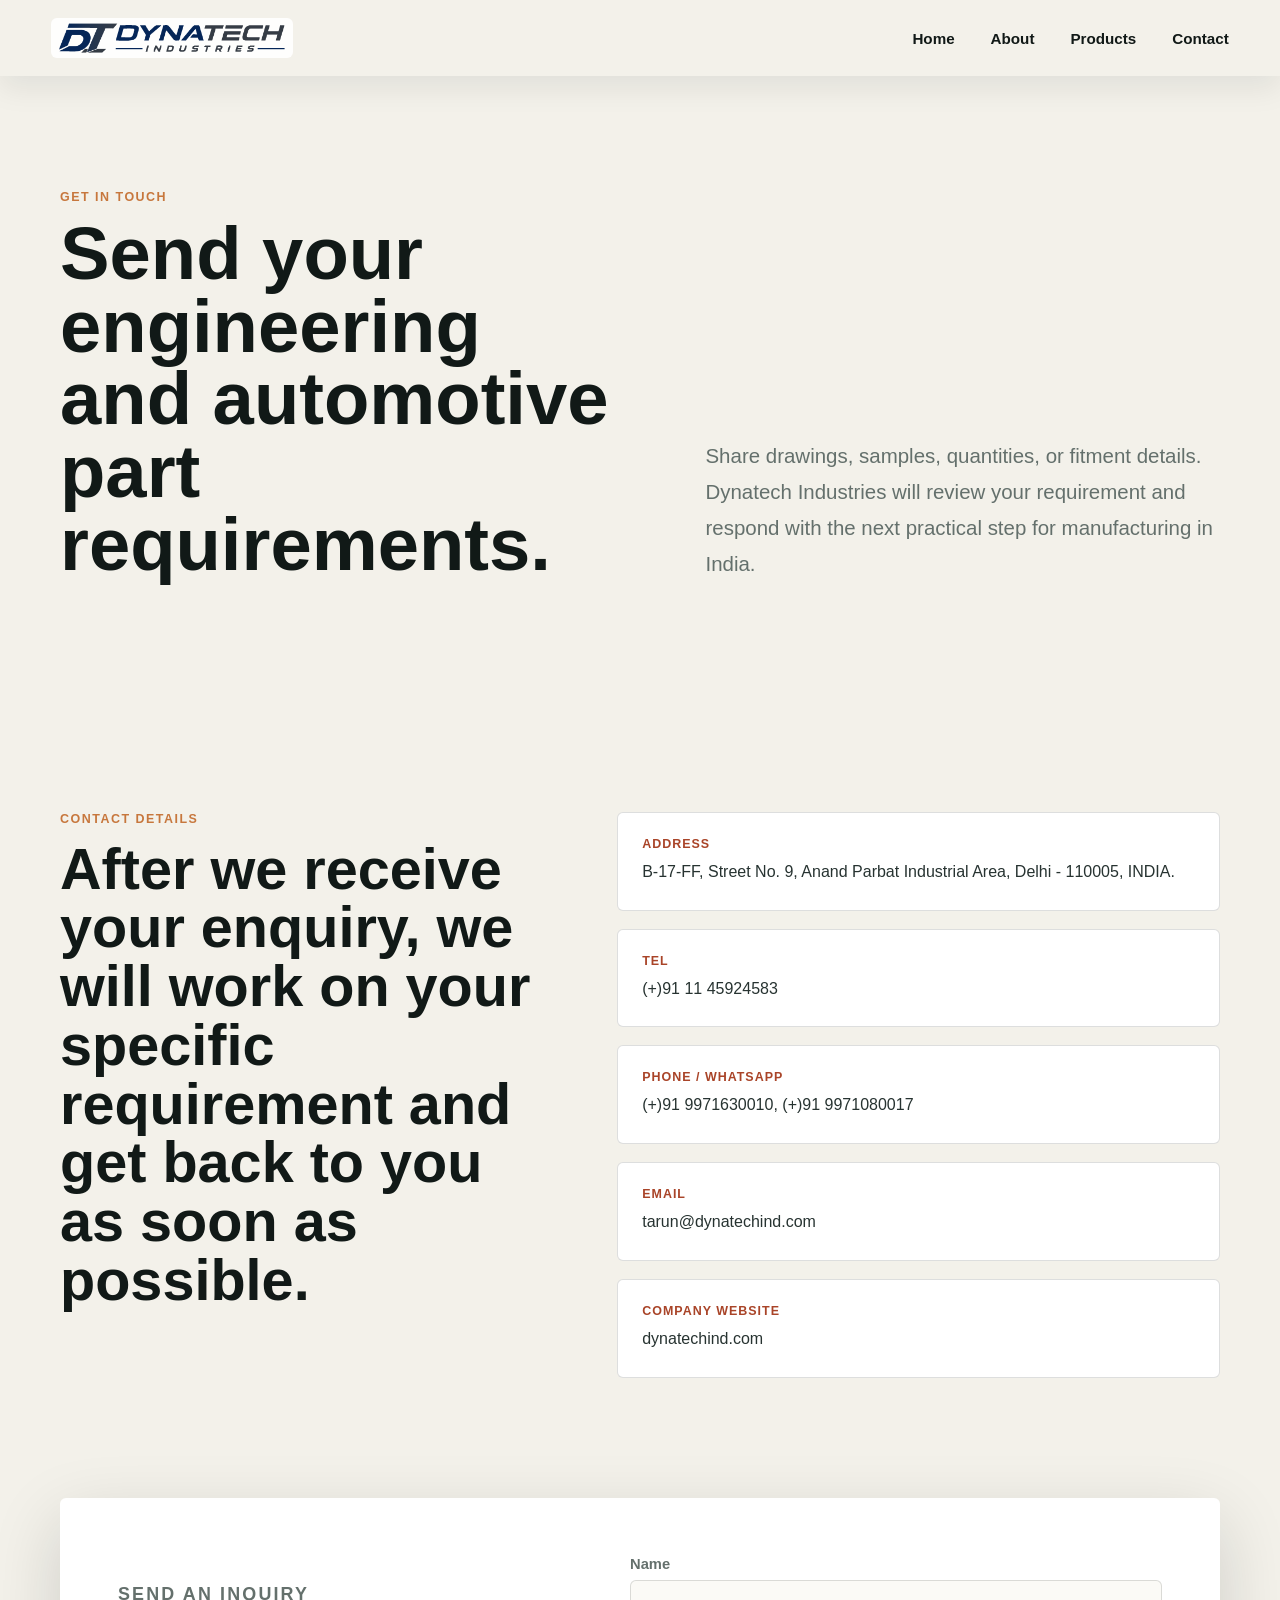
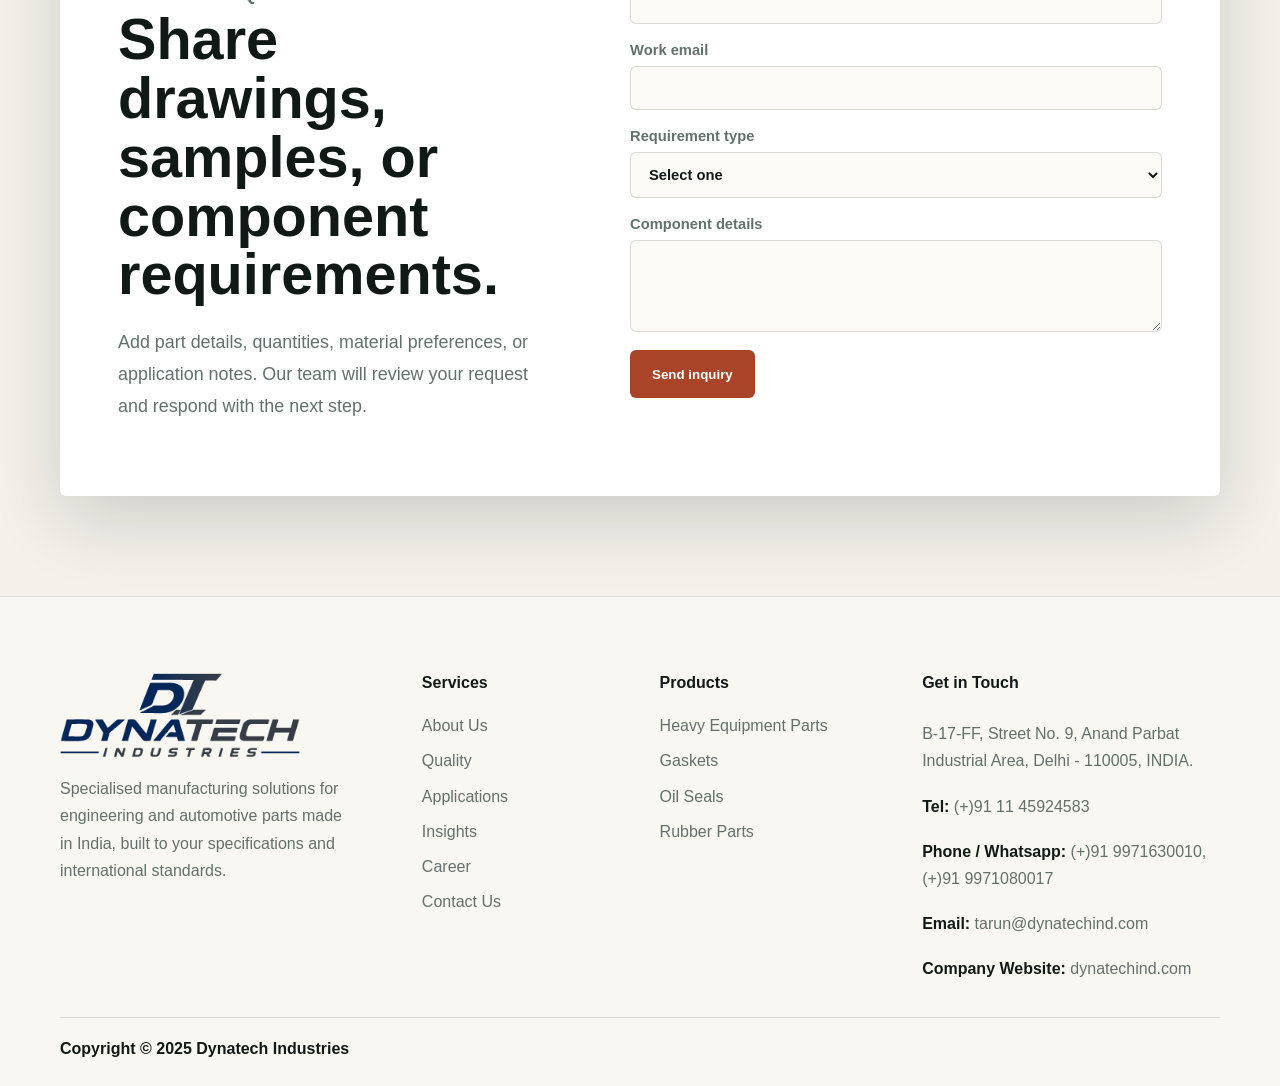
<file: contact.html>
<!DOCTYPE html>
<html lang="en">
  <head>
    <meta charset="UTF-8" />
    <meta name="viewport" content="width=device-width, initial-scale=1.0" />
    <title>Contact Dynatech Industries | Engineering Parts Manufacturer India</title>
    <meta
      name="description"
      content="Contact Dynatech Industries in Delhi, India for engineering, automotive, heavy equipment, oil seal, gasket, and rubber component manufacturing."
    />
    <meta name="robots" content="index, follow" />
    <meta name="theme-color" content="#111917" />
    <link rel="canonical" href="https://dynatechind.com/contact.html" />
    <meta property="og:title" content="Contact Dynatech Industries" />
    <meta
      property="og:description"
      content="Send engineering and automotive component requirements to Dynatech Industries for manufacturing in India."
    />
    <meta property="og:type" content="website" />
    <meta property="og:image" content="assets/hero.png" />
    <link rel="stylesheet" href="styles.css" />
  </head>
  <body>
    <header class="site-header is-scrolled" data-header>
      <a class="brand" href="index.html#top" aria-label="Dynatech Industries home">
        <img src="assets/navbar-logo.png" alt="Dynatech Industries" class="brand-logo" />
      </a>
      <button class="nav-toggle" type="button" aria-label="Open navigation" aria-expanded="false" data-nav-toggle>
        <span></span>
        <span></span>
      </button>
      <nav class="site-nav" data-nav aria-label="Primary navigation">
        <a href="index.html#top">Home</a>
        <div class="nav-group">
          <a href="about.html">About</a>
          <div class="nav-menu" aria-label="About pages">
            <a href="about.html#company-profile">Company Profile</a>
            <a href="about.html#infrastructure">Infrastructure</a>
            <a href="about.html#capabilities">Capabilities</a>
            <a href="about.html#quality">Quality</a>
            <a href="about.html#applications">Applications</a>
          </div>
        </div>
        <div class="nav-group">
          <a href="products.html">Products</a>
          <div class="nav-menu" aria-label="Product pages">
            <a href="heavy-equipment-parts.html">Heavy Equipment Parts</a>
            <a href="oil-seals.html">Oil Seals</a>
            <a href="gaskets.html">Gaskets</a>
            <a href="rubber-parts.html">Rubber Parts</a>
          </div>
        </div>
        <a href="contact.html" aria-current="page">Contact</a>
      </nav>
    </header>

    <main id="top">
      <section class="page-hero" aria-labelledby="contact-page-title">
        <div>
          <p class="eyebrow">Get in touch</p>
          <h1 id="contact-page-title">Send your engineering and automotive part requirements.</h1>
        </div>
        <p>
          Share drawings, samples, quantities, or fitment details. Dynatech Industries will review your requirement and
          respond with the next practical step for manufacturing in India.
        </p>
      </section>

      <section class="section contact-page-grid" aria-label="Dynatech contact details">
        <div class="section-heading">
          <p class="eyebrow">Contact details</p>
          <h2>After we receive your enquiry, we will work on your specific requirement and get back to you as soon as possible.</h2>
        </div>
        <div class="contact-detail-list">
          <article class="contact-detail">
            <span>Address</span>
            <p>B-17-FF, Street No. 9, Anand Parbat Industrial Area, Delhi - 110005, INDIA.</p>
          </article>
          <article class="contact-detail">
            <span>Tel</span>
            <p><a href="tel:+911145924583">(+)91 11 45924583</a></p>
          </article>
          <article class="contact-detail">
            <span>Phone / Whatsapp</span>
            <p><a href="tel:+919971630010">(+)91 9971630010</a>, <a href="tel:+919971080017">(+)91 9971080017</a></p>
          </article>
          <article class="contact-detail">
            <span>Email</span>
            <p><a href="mailto:tarun@dynatechind.com">tarun@dynatechind.com</a></p>
          </article>
          <article class="contact-detail">
            <span>Company Website</span>
            <p><a href="https://dynatechind.com/">dynatechind.com</a></p>
          </article>
        </div>
      </section>

      <section class="contact contact-page-form" aria-labelledby="contact-form-title">
        <div class="contact-copy">
          <p class="eyebrow">Send an inquiry</p>
          <h2 id="contact-form-title">Share drawings, samples, or component requirements.</h2>
          <p>
            Add part details, quantities, material preferences, or application notes. Our team will review your request
            and respond with the next step.
          </p>
        </div>
        <form class="contact-form" data-contact-form>
          <label>
            Name
            <input type="text" name="name" autocomplete="name" required />
          </label>
          <label>
            Work email
            <input type="email" name="email" autocomplete="email" required />
          </label>
          <label>
            Requirement type
            <select name="requirement" required>
              <option value="">Select one</option>
              <option>Heavy equipment parts</option>
              <option>Oil seals</option>
              <option>Gaskets</option>
              <option>Rubber parts</option>
              <option>Custom engineering component</option>
            </select>
          </label>
          <label>
            Component details
            <textarea name="message" rows="4" required></textarea>
          </label>
          <button class="button primary" type="submit">Send inquiry</button>
          <p class="form-status" role="status" data-form-status></p>
        </form>
      </section>
    </main>

    <footer class="site-footer">
      <div class="footer-inner">
        <div class="footer-brand">
          <img src="assets/footer-logo.png" alt="Dynatech Industries" class="footer-logo" />
          <p>
            Specialised manufacturing solutions for engineering and automotive parts made in India, built to your
            specifications and international standards.
          </p>
        </div>
        <nav class="footer-column" aria-labelledby="footer-services-title">
          <h2 id="footer-services-title">Services</h2>
          <a href="about.html">About Us</a>
          <a href="about.html#quality">Quality</a>
            <a href="about.html#applications">Applications</a>
          <a href="about.html#capabilities">Insights</a>
          <a href="contact.html">Career</a>
          <a href="contact.html">Contact Us</a>
        </nav>
        <nav class="footer-column" aria-labelledby="footer-products-title">
          <h2 id="footer-products-title">Products</h2>
          <a href="heavy-equipment-parts.html">Heavy Equipment Parts</a>
          <a href="gaskets.html">Gaskets</a>
          <a href="oil-seals.html">Oil Seals</a>
          
          <a href="rubber-parts.html">Rubber Parts</a>
        </nav>
        <div class="footer-column footer-contact" aria-labelledby="footer-contact-title">
          <h2 id="footer-contact-title">Get in Touch</h2>
          <p>B-17-FF, Street No. 9, Anand Parbat Industrial Area, Delhi - 110005, INDIA.</p>
          <p><span>Tel:</span> <a href="tel:+911145924583">(+)91 11 45924583</a></p>
          <p>
            <span>Phone / Whatsapp:</span>
            <a href="tel:+919971630010">(+)91 9971630010</a>,
            <a href="tel:+919971080017">(+)91 9971080017</a>
          </p>
          <p><span>Email:</span> <a href="mailto:tarun@dynatechind.com">tarun@dynatechind.com</a></p>
          <p><span>Company Website:</span> <a href="https://dynatechind.com/">dynatechind.com</a></p>
        </div>
      </div>
      <div class="footer-bottom">
        <span>Copyright © 2025 Dynatech Industries</span>
      </div>
    </footer>

    <script src="script.js"></script>
  </body>
</html>
</file>
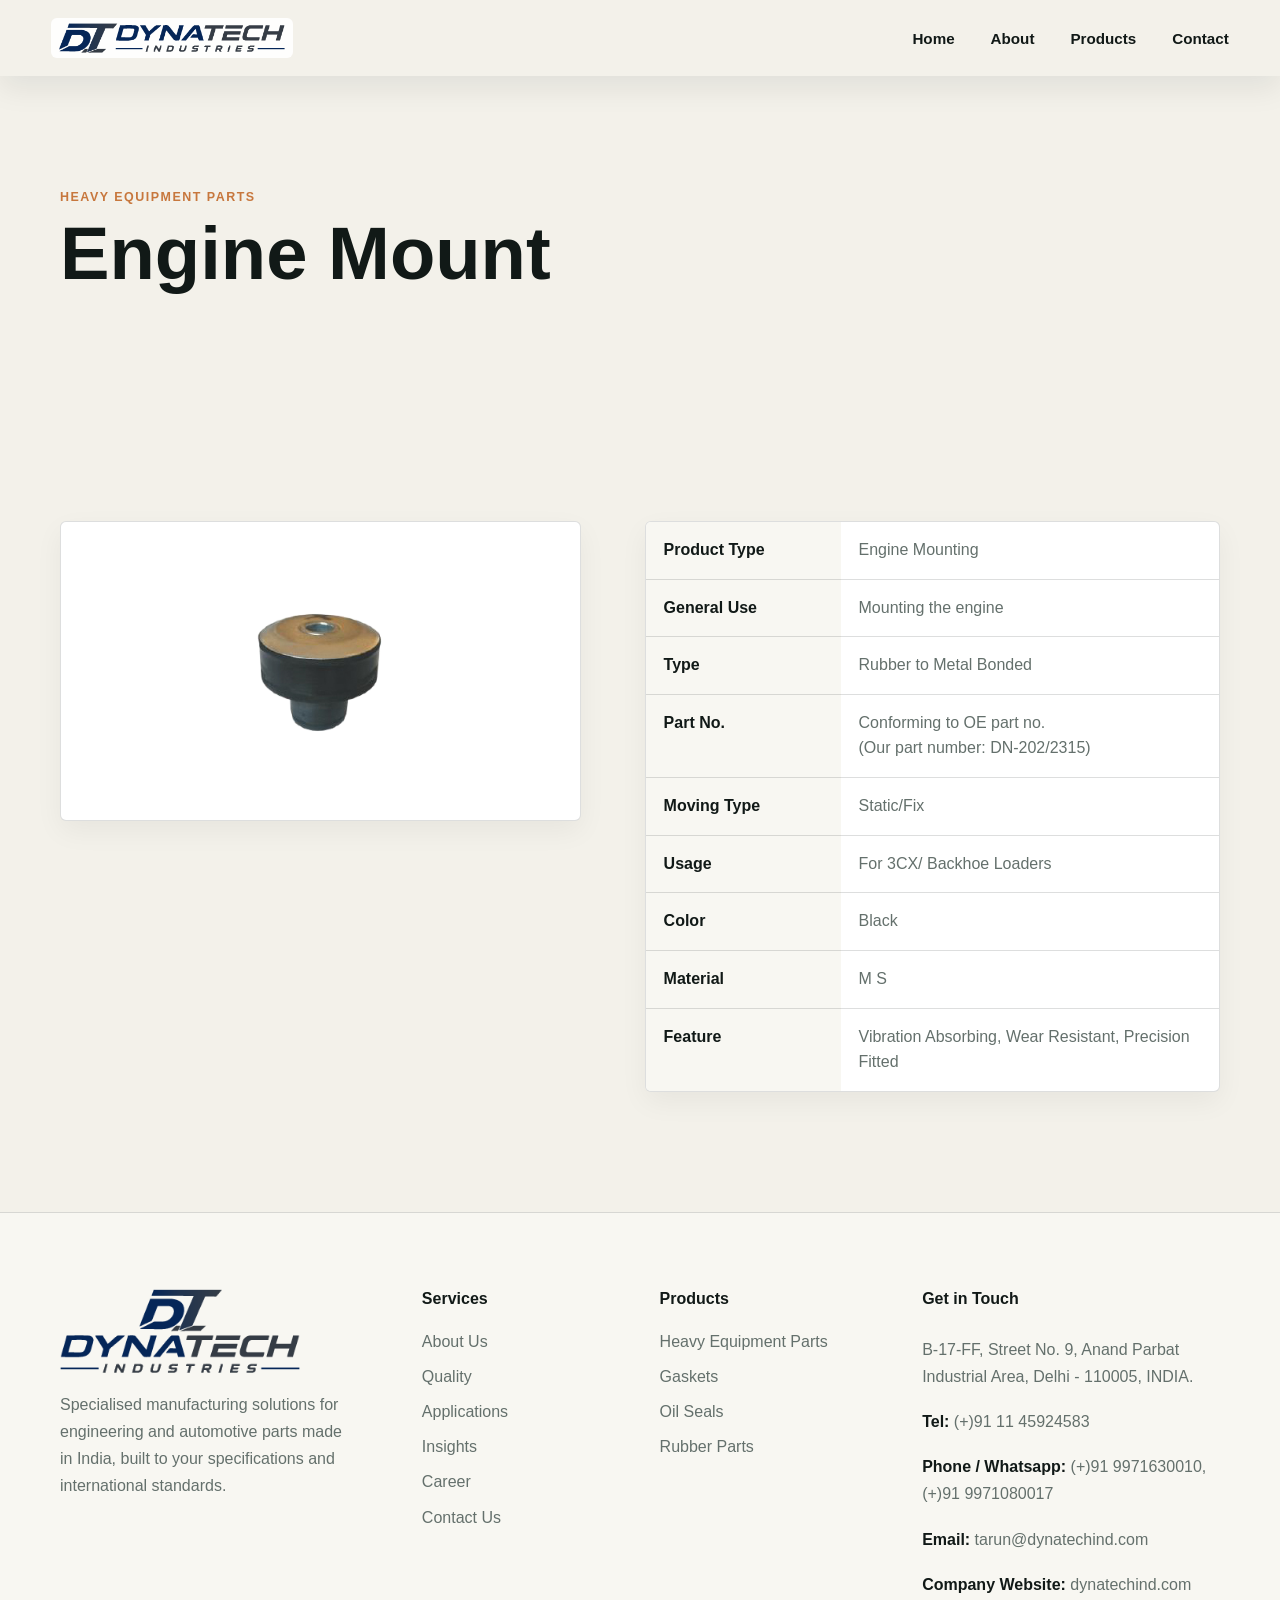
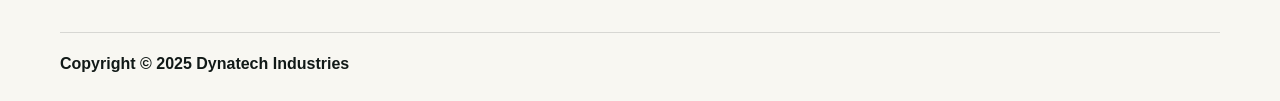
<file: engine-mount-cylindrical.html>
<!DOCTYPE html>
<html lang="en">
  <head>
    <meta charset="UTF-8" />
    <meta name="viewport" content="width=device-width, initial-scale=1.0" />
    <title>Engine Mount | Dynatech Industries</title>
    <meta name="description" content="Cylindrical engine mounting product manufactured by Dynatech Industries for JCB machines and heavy equipment applications." />
    <meta name="robots" content="index, follow" />
    <link rel="canonical" href="https://dynatechind.com/engine-mount-cylindrical.html" />
    <link rel="stylesheet" href="styles.css" />
  </head>
  <body>
    <header class="site-header is-scrolled" data-header>
      <a class="brand" href="index.html#top" aria-label="Dynatech Industries home"><img src="assets/navbar-logo.png" alt="Dynatech Industries" class="brand-logo" /></a>
      <button class="nav-toggle" type="button" aria-label="Open navigation" aria-expanded="false" data-nav-toggle><span></span><span></span></button>
      <nav class="site-nav" data-nav aria-label="Primary navigation">
        <a href="index.html#top">Home</a>
        <div class="nav-group"><a href="about.html">About</a><div class="nav-menu" aria-label="About pages"><a href="about.html#company-profile">Company Profile</a><a href="about.html#infrastructure">Infrastructure</a><a href="about.html#capabilities">Capabilities</a><a href="about.html#quality">Quality</a><a href="about.html#applications">Applications</a></div></div>
        <div class="nav-group"><a href="products.html">Products</a><div class="nav-menu" aria-label="Product pages"><a href="heavy-equipment-parts.html">Heavy Equipment Parts</a><a href="oil-seals.html">Oil Seals</a><a href="gaskets.html">Gaskets</a><a href="rubber-parts.html">Rubber Parts</a></div></div>
        <a href="contact.html">Contact</a>
      </nav>
    </header>
    <main id="top">
      <section class="page-hero" aria-labelledby="product-title">
        <div><p class="eyebrow">Heavy equipment parts</p><h1 id="product-title">Engine Mount</h1></div>
      </section>
      <section class="section product-spec-layout" aria-label="Engine mount product specifications">
        <div class="product-image-grid single-product-image">
          <div class="product-image-panel"><img src="assets/engine-mount-alt.jpg" alt="Cylindrical engine mount" /></div>
        </div>
        <div class="spec-table-wrap">
          <table class="spec-table">
            <tbody>
              <tr><th>Product Type</th><td>Engine Mounting</td></tr>
              <tr><th>General Use</th><td>Mounting the engine</td></tr>
              <tr><th>Type</th><td>Rubber to Metal Bonded</td></tr>
              <tr><th>Part No.</th><td>Conforming to OE part no. </br>(Our part number: DN-202/2315)</td></tr>
              <tr><th>Moving Type</th><td>Static/Fix</td></tr>
              <tr><th>Usage</th><td>For 3CX/ Backhoe Loaders</td></tr>
              <tr><th>Color</th><td>Black</td></tr>
              <tr><th>Material</th><td>M S</td></tr>
              <tr><th>Feature</th><td>Vibration Absorbing, Wear Resistant, Precision Fitted</td></tr>
            </tbody>
          </table>
        </div>
      </section>
    </main>
    <footer class="site-footer"><div class="footer-inner"><div class="footer-brand"><img src="assets/footer-logo.png" alt="Dynatech Industries" class="footer-logo" /><p>Specialised manufacturing solutions for engineering and automotive parts made in India, built to your specifications and international standards.</p></div><nav class="footer-column" aria-labelledby="footer-services-title"><h2 id="footer-services-title">Services</h2><a href="about.html">About Us</a><a href="about.html#quality">Quality</a><a href="about.html#applications">Applications</a><a href="about.html#capabilities">Insights</a><a href="contact.html">Career</a><a href="contact.html">Contact Us</a></nav><nav class="footer-column" aria-labelledby="footer-products-title"><h2 id="footer-products-title">Products</h2><a href="heavy-equipment-parts.html">Heavy Equipment Parts</a><a href="gaskets.html">Gaskets</a><a href="oil-seals.html">Oil Seals</a><a href="rubber-parts.html">Rubber Parts</a></nav><div class="footer-column footer-contact" aria-labelledby="footer-contact-title"><h2 id="footer-contact-title">Get in Touch</h2><p>B-17-FF, Street No. 9, Anand Parbat Industrial Area, Delhi - 110005, INDIA.</p><p><span>Tel:</span> <a href="tel:+911145924583">(+)91 11 45924583</a></p><p><span>Phone / Whatsapp:</span> <a href="tel:+919971630010">(+)91 9971630010</a>, <a href="tel:+919971080017">(+)91 9971080017</a></p><p><span>Email:</span> <a href="mailto:tarun@dynatechind.com">tarun@dynatechind.com</a></p><p><span>Company Website:</span> <a href="https://dynatechind.com/">dynatechind.com</a></p></div></div><div class="footer-bottom"><span>Copyright &copy; 2025 Dynatech Industries</span></div></footer>
    <script src="script.js"></script>
  </body>
</html>
</file>
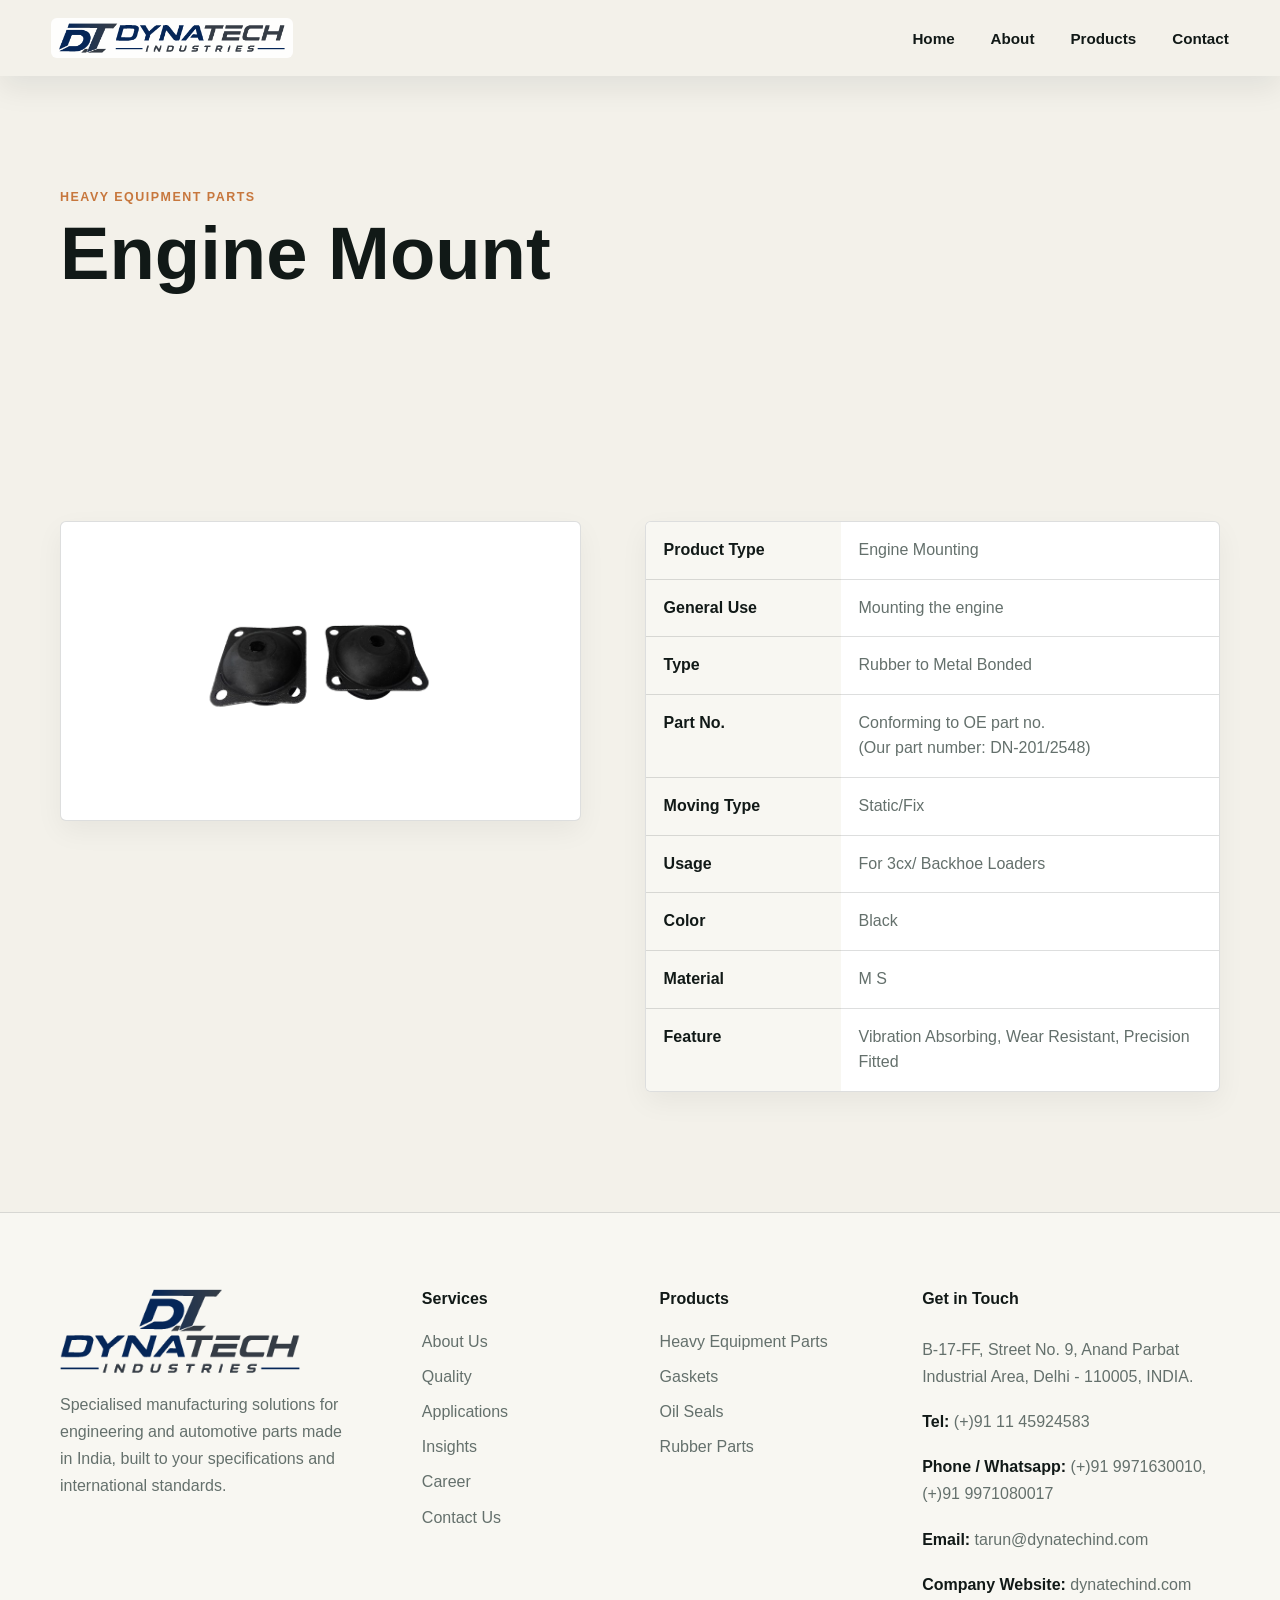
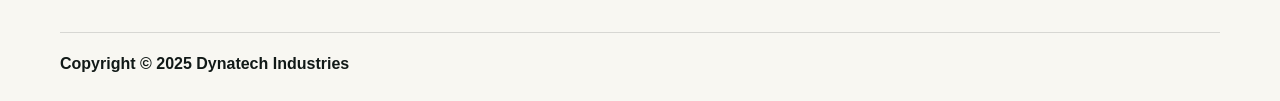
<file: engine-mount.html>
<!DOCTYPE html>
<html lang="en">
  <head>
    <meta charset="UTF-8" />
    <meta name="viewport" content="width=device-width, initial-scale=1.0" />
    <title>Engine Mount | Dynatech Industries</title>
    <meta name="description" content="Engine mounting product manufactured by Dynatech Industries for JCB machines and heavy equipment applications." />
    <meta name="robots" content="index, follow" />
    <link rel="canonical" href="https://dynatechind.com/engine-mount.html" />
    <link rel="stylesheet" href="styles.css" />
  </head>
  <body>
    <header class="site-header is-scrolled" data-header>
      <a class="brand" href="index.html#top" aria-label="Dynatech Industries home"><img src="assets/navbar-logo.png" alt="Dynatech Industries" class="brand-logo" /></a>
      <button class="nav-toggle" type="button" aria-label="Open navigation" aria-expanded="false" data-nav-toggle><span></span><span></span></button>
      <nav class="site-nav" data-nav aria-label="Primary navigation">
        <a href="index.html#top">Home</a>
        <div class="nav-group"><a href="about.html">About</a><div class="nav-menu" aria-label="About pages"><a href="about.html#company-profile">Company Profile</a><a href="about.html#infrastructure">Infrastructure</a><a href="about.html#capabilities">Capabilities</a><a href="about.html#quality">Quality</a><a href="about.html#applications">Applications</a></div></div>
        <div class="nav-group"><a href="products.html">Products</a><div class="nav-menu" aria-label="Product pages"><a href="heavy-equipment-parts.html">Heavy Equipment Parts</a><a href="oil-seals.html">Oil Seals</a><a href="gaskets.html">Gaskets</a><a href="rubber-parts.html">Rubber Parts</a></div></div>
        <a href="contact.html">Contact</a>
      </nav>
    </header>
    <main id="top">
      <section class="page-hero" aria-labelledby="product-title">
        <div><p class="eyebrow">Heavy equipment parts</p><h1 id="product-title">Engine Mount</h1></div>
      </section>
      <section class="section product-spec-layout" aria-label="Engine mount product specifications">
        <div class="product-image-grid single-product-image">
          <div class="product-image-panel"><img src="assets/engine-mount.png" alt="Engine mount" /></div>
        </div>
        <div class="spec-table-wrap">
          <table class="spec-table">
            <tbody>
              <tr><th>Product Type</th><td>Engine Mounting</td></tr>
              <tr><th>General Use</th><td>Mounting the engine</td></tr>
              <tr><th>Type</th><td>Rubber to Metal Bonded</td></tr>
              <tr><th>Part No.</th><td>Conforming to OE part no. </br>(Our part number: DN-201/2548)</Our></td></tr>
              <tr><th>Moving Type</th><td>Static/Fix</td></tr>
              <tr><th>Usage</th><td>For 3cx/ Backhoe Loaders</td></tr>
              <tr><th>Color</th><td>Black</td></tr>
              <tr><th>Material</th><td>M S</td></tr>
              <tr><th>Feature</th><td>Vibration Absorbing, Wear Resistant, Precision Fitted</td></tr>
            </tbody>
          </table>
        </div>
      </section>
    </main>
    <footer class="site-footer"><div class="footer-inner"><div class="footer-brand"><img src="assets/footer-logo.png" alt="Dynatech Industries" class="footer-logo" /><p>Specialised manufacturing solutions for engineering and automotive parts made in India, built to your specifications and international standards.</p></div><nav class="footer-column" aria-labelledby="footer-services-title"><h2 id="footer-services-title">Services</h2><a href="about.html">About Us</a><a href="about.html#quality">Quality</a><a href="about.html#applications">Applications</a><a href="about.html#capabilities">Insights</a><a href="contact.html">Career</a><a href="contact.html">Contact Us</a></nav><nav class="footer-column" aria-labelledby="footer-products-title"><h2 id="footer-products-title">Products</h2><a href="heavy-equipment-parts.html">Heavy Equipment Parts</a><a href="gaskets.html">Gaskets</a><a href="oil-seals.html">Oil Seals</a><a href="rubber-parts.html">Rubber Parts</a></nav><div class="footer-column footer-contact" aria-labelledby="footer-contact-title"><h2 id="footer-contact-title">Get in Touch</h2><p>B-17-FF, Street No. 9, Anand Parbat Industrial Area, Delhi - 110005, INDIA.</p><p><span>Tel:</span> <a href="tel:+911145924583">(+)91 11 45924583</a></p><p><span>Phone / Whatsapp:</span> <a href="tel:+919971630010">(+)91 9971630010</a>, <a href="tel:+919971080017">(+)91 9971080017</a></p><p><span>Email:</span> <a href="mailto:tarun@dynatechind.com">tarun@dynatechind.com</a></p><p><span>Company Website:</span> <a href="https://dynatechind.com/">dynatechind.com</a></p></div></div><div class="footer-bottom"><span>Copyright &copy; 2025 Dynatech Industries</span></div></footer>
    <script src="script.js"></script>
  </body>
</html>
</file>
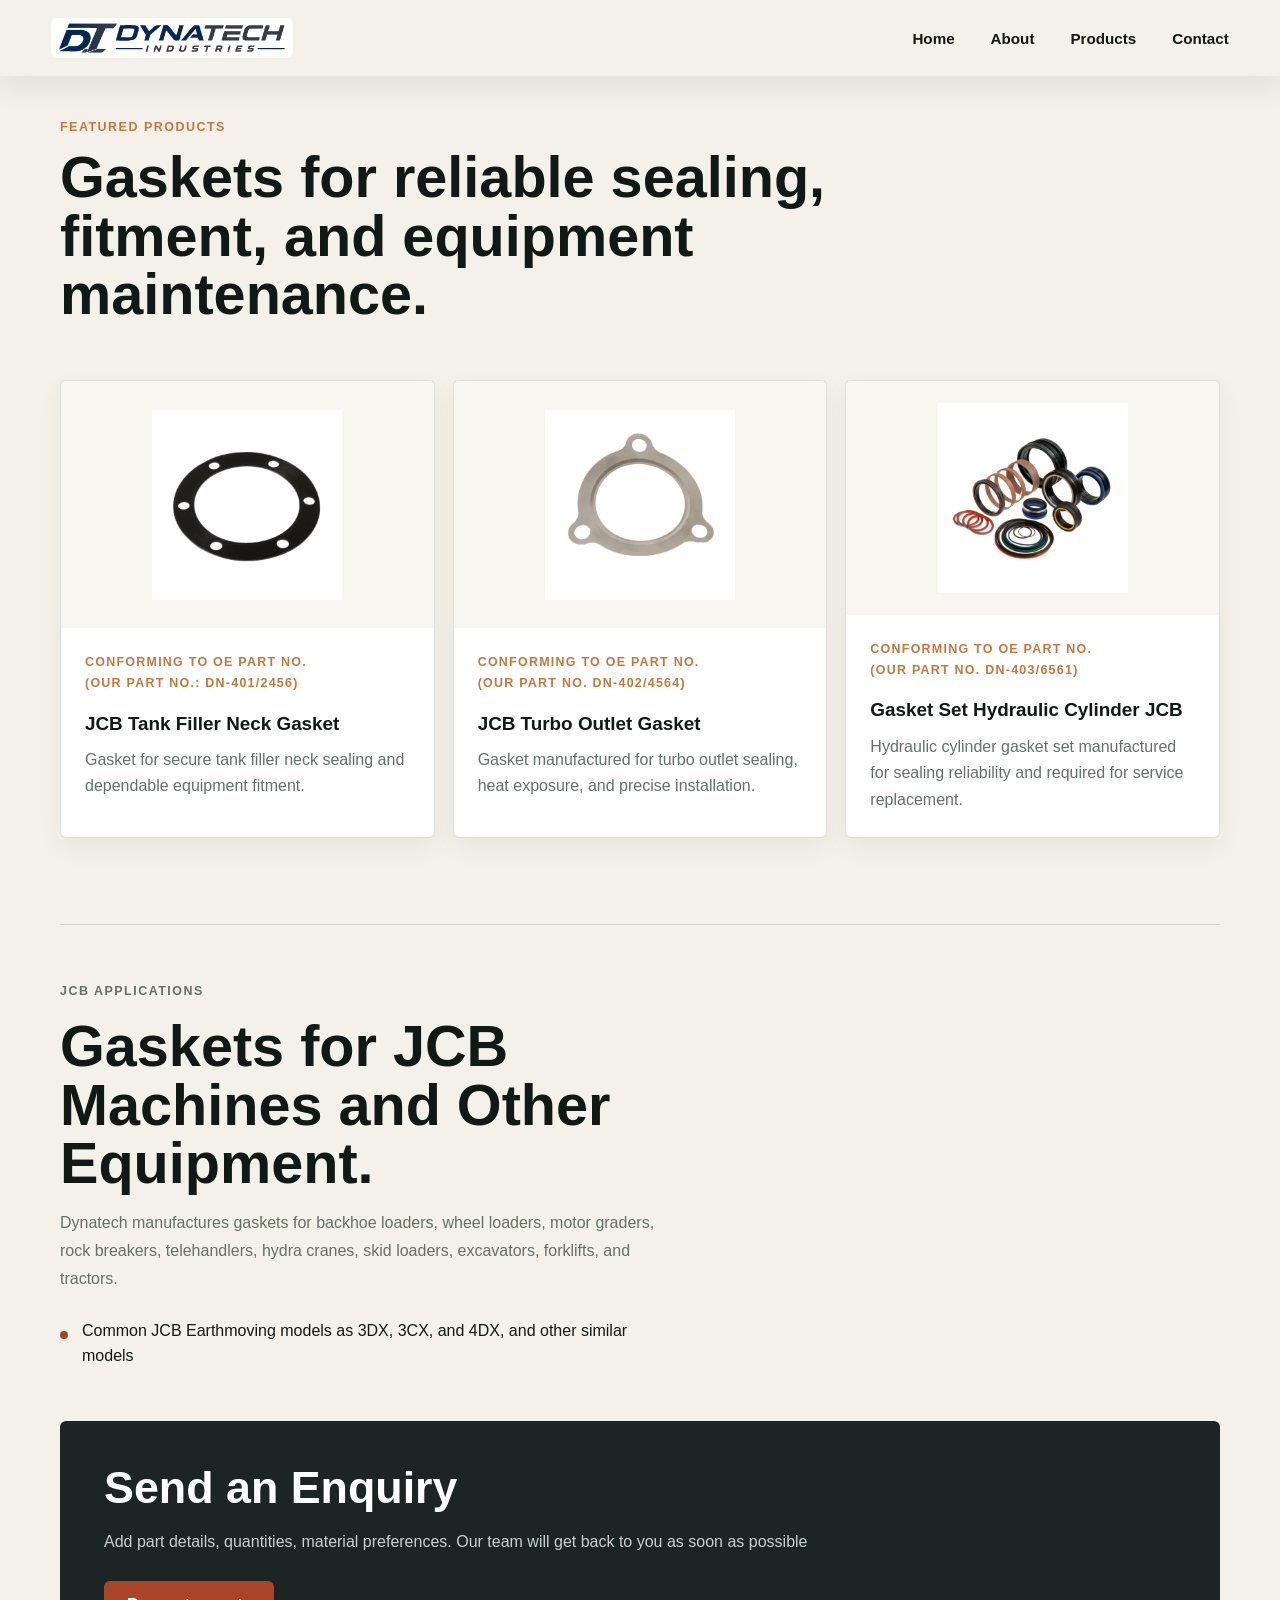
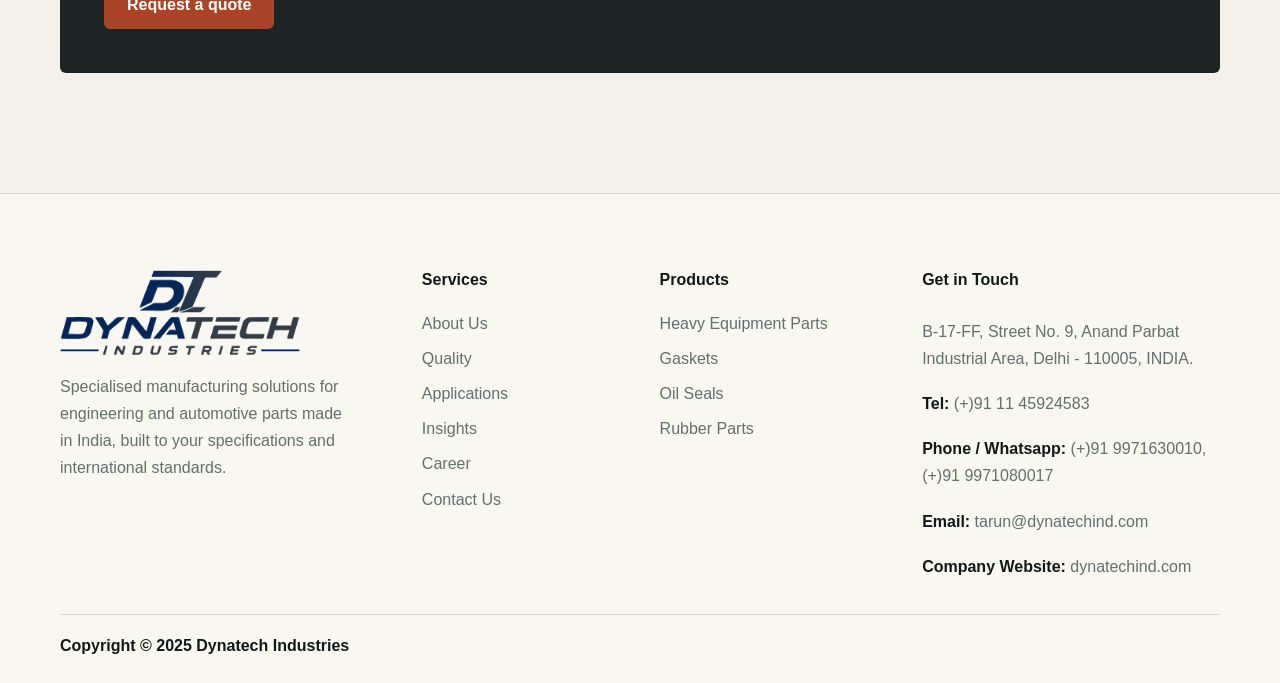
<file: gaskets.html>
<!DOCTYPE html>
<html lang="en">
  <head>
    <meta charset="UTF-8" />
    <meta name="viewport" content="width=device-width, initial-scale=1.0" />
    <title>Gaskets | Dynatech Industries</title>
    <meta name="description" content="Dynatech Industries manufactures JCB gaskets and gasket sets for tank filler necks, turbo outlets, hydraulic cylinders, backhoe loaders, wheel loaders, excavators, tractors, and earthmoving models including 3DX, 3CX, and 4DX." />
    <meta name="robots" content="index, follow" />
    <link rel="canonical" href="https://dynatechind.com/gaskets.html" />
    <link rel="stylesheet" href="styles.css" />
  </head>
  <body>
    <header class="site-header is-scrolled" data-header>
      <a class="brand" href="index.html#top" aria-label="Dynatech Industries home"><img src="assets/navbar-logo.png" alt="Dynatech Industries" class="brand-logo" /></a>
      <button class="nav-toggle" type="button" aria-label="Open navigation" aria-expanded="false" data-nav-toggle><span></span><span></span></button>
      <nav class="site-nav" data-nav aria-label="Primary navigation">
        <a href="index.html#top">Home</a>
        <div class="nav-group"><a href="about.html">About</a><div class="nav-menu" aria-label="About pages"><a href="about.html#company-profile">Company Profile</a><a href="about.html#infrastructure">Infrastructure</a><a href="about.html#capabilities">Capabilities</a><a href="about.html#quality">Quality</a>
            <a href="about.html#applications">Applications</a>
          </div></div>
        <div class="nav-group"><a href="products.html">Products</a><div class="nav-menu" aria-label="Product pages"><a href="heavy-equipment-parts.html">Heavy Equipment Parts</a><a href="oil-seals.html">Oil Seals</a><a href="gaskets.html" aria-current="page">Gaskets</a><a href="rubber-parts.html">Rubber Parts</a></div></div>
        <a href="contact.html">Contact</a>
      </nav>
    </header>
    <main id="top">
      <section class="section">
        <div class="section-heading">
          <p class="eyebrow">Featured products</p>


          <h2>Gaskets for reliable sealing, fitment, and equipment maintenance.</h2>
        </div>
        <div class="featured-product-grid">
          <article class="featured-product-card">
            <div class="featured-product-media">
              <img src="assets/gasket-jcb-tank-filler-neck.webp" alt="JCB tank filler neck gasket" />
            </div>
            <div>
              <p class="case-type">Conforming to OE Part No. </br>
                                    (Our part no.: DN-401/2456)</p>
              <h3>JCB Tank Filler Neck Gasket</h3>
              <p>Gasket for secure tank filler neck sealing and dependable equipment fitment.</p>
            </div>
          </article>
          <article class="featured-product-card">
            <div class="featured-product-media">
              <img src="assets/gasket-jcb-turbo-outlet.webp" alt="JCB turbo outlet gasket" />
            </div>
            <div>
              <p class="case-type">Conforming to OE Part No.
                                    <br>(Our Part No. DN-402/4564)</p>
              <h3>JCB Turbo Outlet Gasket</h3>
              <p>Gasket manufactured for turbo outlet sealing, heat exposure, and precise installation.</p>
            </div>
          </article>
          <article class="featured-product-card">
            <div class="featured-product-media">
              <img src="assets/gasket-set-hydraulic-cylinder-jcb.webp" alt="Gasket set hydraulic cylinder JCB" />
            </div>
            <div>
              <p class="case-type">Conforming to OE Part No.
              </br> (Our part No. DN-403/6561)</p>
              <h3>Gasket Set Hydraulic Cylinder JCB</h3>
              <p>Hydraulic cylinder gasket set manufactured for sealing reliability and required for service replacement.</p>
            </div>
          </article>
        </div>
        <!--<div class="section-heading product-range-heading"><p class="eyebrow"></p><h2>All these possible from specifications.</h2></div>
        <div class="product-detail-grid">
          <article class="service-card"><span class="icon">01</span><h3>Engine Gaskets</h3><p>Automotive and machinery gaskets for service, replacement, and assembly programs.</p></article>
          <article class="service-card"><span class="icon">02</span><h3>Industrial Gaskets</h3><p>Cut and formed gasket solutions for pumps, housings, flanges, and equipment interfaces.</p></article>
          <article class="service-card"><span class="icon">03</span><h3>Material Options</h3><p>Support for rubber, composite, paper, cork, metal, and application-specific material needs.</p></article>
          <article class="service-card"><span class="icon">04</span><h3>Custom Profiles</h3><p>Development from drawings, samples, CAD profiles, or reverse-engineered dimensions.</p></article>-->
        </div>
        <div class="machine-applications" aria-labelledby="gasket-jcb-applications-title">
          <div class="machine-application-layout">
            <div class="machine-application-copy">
              <p class="eyebrow">JCB applications</p>
              <h2 id="gasket-jcb-applications-title">Gaskets for JCB Machines and Other Equipment.</h2>
              <p>Dynatech manufactures gaskets for backhoe loaders, wheel loaders, motor graders, rock breakers, telehandlers, hydra cranes, skid loaders, excavators, forklifts, and tractors.</p>
              <ul class="machine-models" aria-label="JCB earthmoving machine models">
                <li>Common JCB Earthmoving models as 3DX, 3CX, and 4DX, and other similar models</li>
              </ul>
            </div>
            <div class="application-image-grid" aria-label="Gasket application examples">
              <!--<article class="application-image-card"><img src="assets/gasket-jcb-tank-filler-neck.webp" alt="JCB tank filler neck gasket" /><div><h3>Tank and Turbo Gaskets</h3><p>Manufactured for sealing faces, outlet connections, and maintenance fitment.</p></div></article>
              <article class="application-image-card"><img src="assets/gasket-set-hydraulic-cylinder-jcb.webp" alt="JCB hydraulic cylinder gasket set" /><div><h3>Hydraulic Cylinder Sets</h3><p>Gasket sets for hydraulic service and earthmoving machine repair needs.</p></div></article>-->
            </div>
          </div>
        </div>
        <div class="product-cta"><h2>Send an Enquiry</h2><p>Add part details, quantities, material preferences. Our team will get back to you as soon as possible</p><a class="button primary" href="contact.html">Request a quote</a></div>
      </section>
    </main>
    <footer class="site-footer"><div class="footer-inner"><div class="footer-brand"><img src="assets/footer-logo.png" alt="Dynatech Industries" class="footer-logo" /><p>Specialised manufacturing solutions for engineering and automotive parts made in India, built to your specifications and international standards.</p></div><nav class="footer-column" aria-labelledby="footer-services-title"><h2 id="footer-services-title">Services</h2><a href="about.html">About Us</a><a href="about.html#quality">Quality</a>
            <a href="about.html#applications">Applications</a><a href="about.html#capabilities">Insights</a><a href="contact.html">Career</a><a href="contact.html">Contact Us</a></nav><nav class="footer-column" aria-labelledby="footer-products-title"><h2 id="footer-products-title">Products</h2><a href="heavy-equipment-parts.html">Heavy Equipment Parts</a><a href="gaskets.html">Gaskets</a><a href="oil-seals.html">Oil Seals</a><a href="rubber-parts.html">Rubber Parts</a></nav><div class="footer-column footer-contact" aria-labelledby="footer-contact-title"><h2 id="footer-contact-title">Get in Touch</h2><p>B-17-FF, Street No. 9, Anand Parbat Industrial Area, Delhi - 110005, INDIA.</p><p><span>Tel:</span> <a href="tel:+911145924583">(+)91 11 45924583</a></p><p><span>Phone / Whatsapp:</span> <a href="tel:+919971630010">(+)91 9971630010</a>, <a href="tel:+919971080017">(+)91 9971080017</a></p><p><span>Email:</span> <a href="mailto:tarun@dynatechind.com">tarun@dynatechind.com</a></p><p><span>Company Website:</span> <a href="https://dynatechind.com/">dynatechind.com</a></p></div></div><div class="footer-bottom"><span>Copyright © 2025 Dynatech Industries</span></div></footer>
    <script src="script.js"></script>
  </body>
</html>
</file>
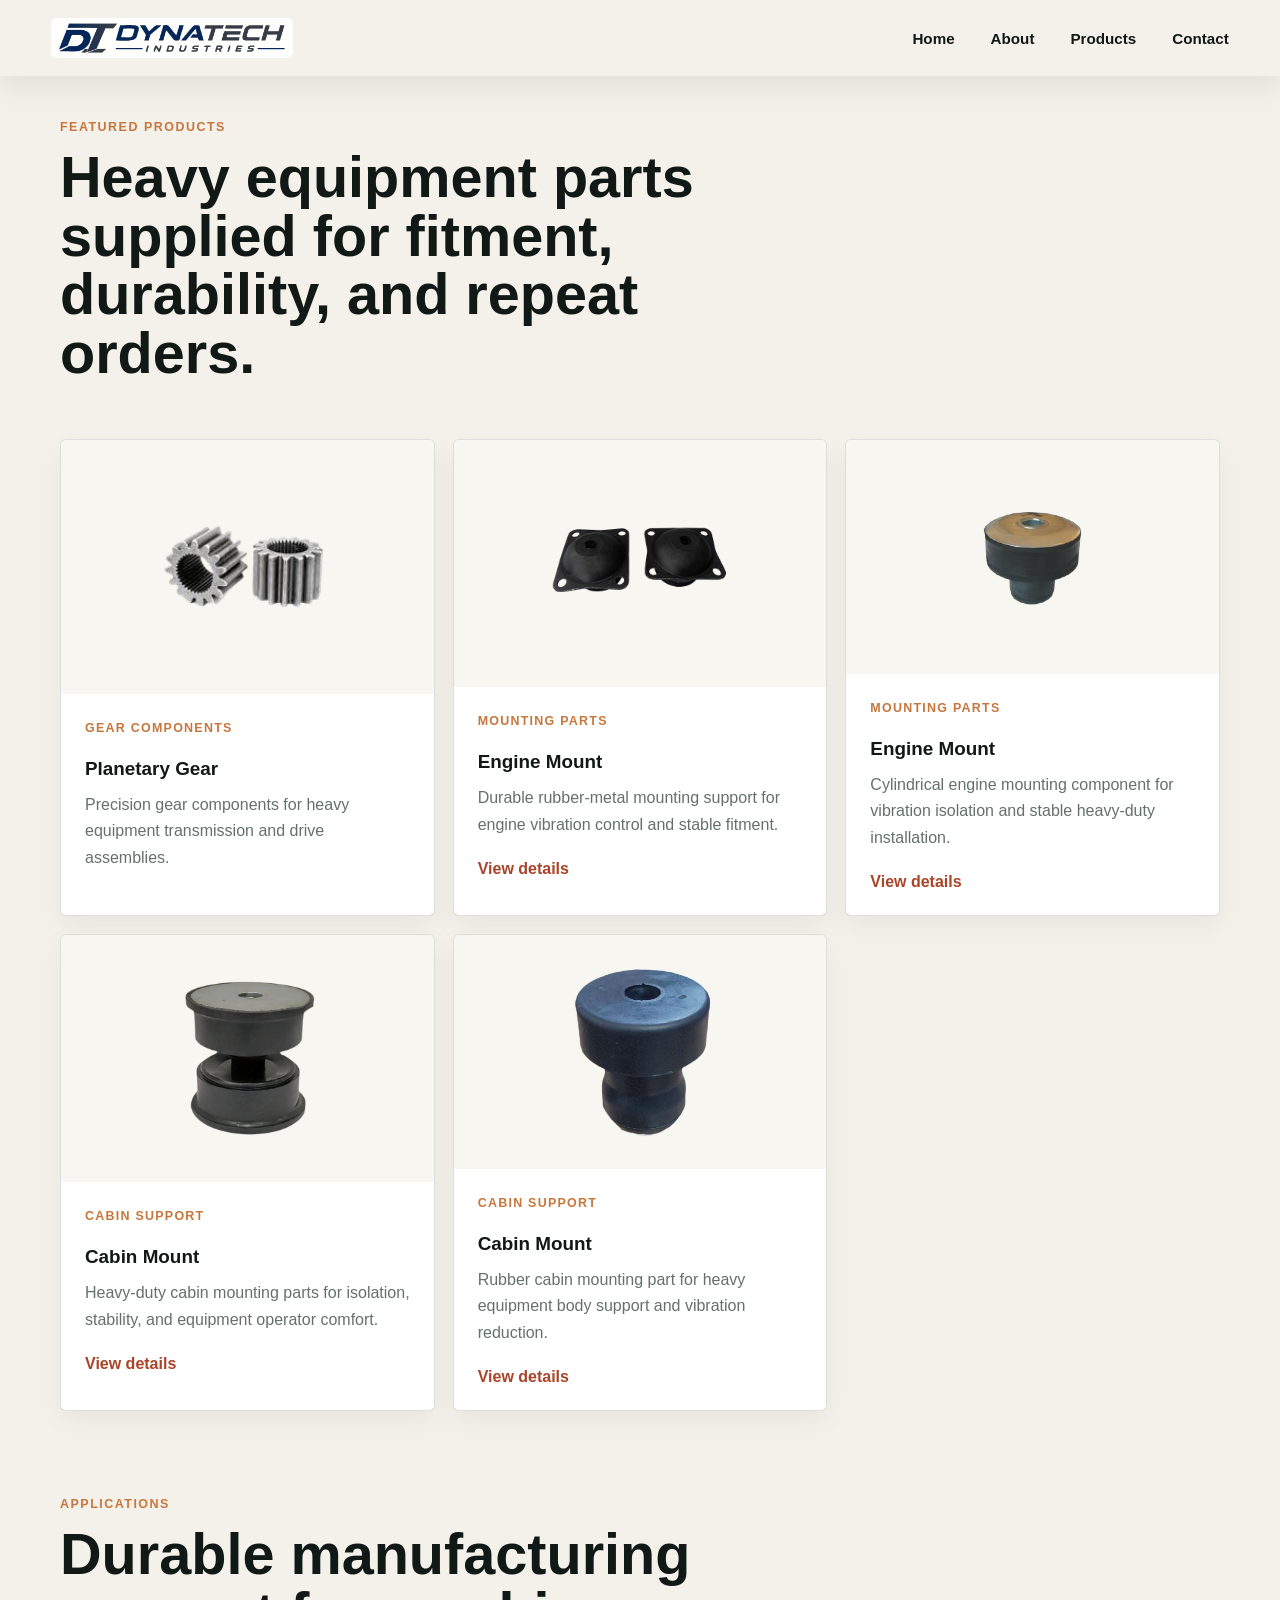
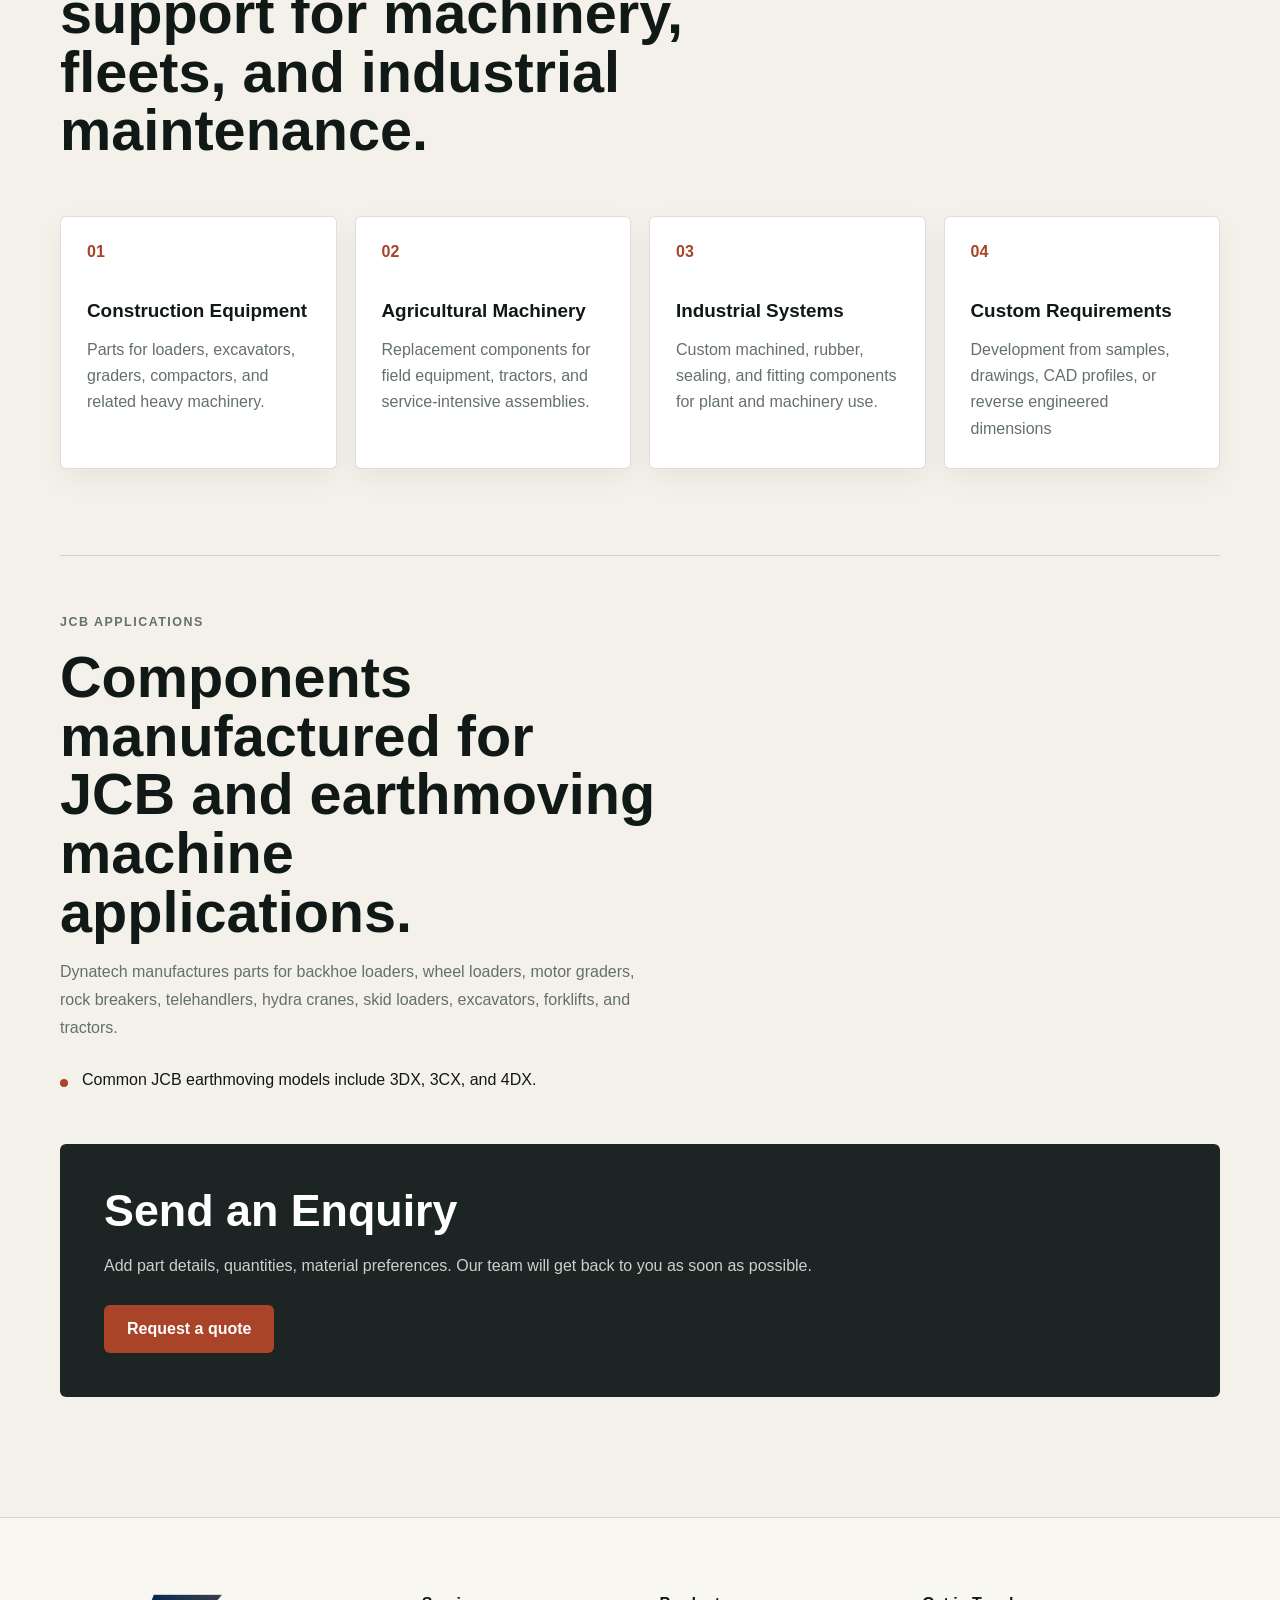
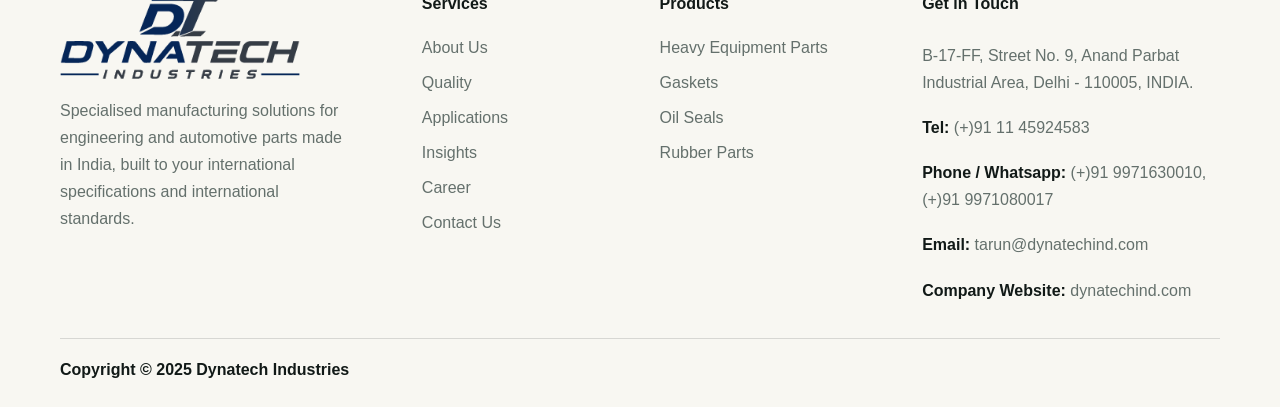
<file: heavy-equipment-parts.html>
<!DOCTYPE html>
<html lang="en">
  <head>
    <meta charset="UTF-8" />
    <meta name="viewport" content="width=device-width, initial-scale=1.0" />
    <title>Heavy Equipment Parts | Dynatech Industries</title>
    <meta name="description" content="Dynatech Industries manufactures heavy equipment parts for JCB backhoe loaders, wheel loaders, motor graders, telehandlers, excavators, tractors, and earthmoving models including 3DX, 3CX, and 4DX." />
    <meta name="robots" content="index, follow" />
    <link rel="canonical" href="https://dynatechind.com/heavy-equipment-parts.html" />
    <link rel="stylesheet" href="styles.css" />
  </head>
  <body>
    <header class="site-header is-scrolled" data-header>
      <a class="brand" href="index.html#top" aria-label="Dynatech Industries home"><img src="assets/navbar-logo.png" alt="Dynatech Industries" class="brand-logo" /></a>
      <button class="nav-toggle" type="button" aria-label="Open navigation" aria-expanded="false" data-nav-toggle><span></span><span></span></button>
      <nav class="site-nav" data-nav aria-label="Primary navigation">
        <a href="index.html#top">Home</a>
        <div class="nav-group"><a href="about.html">About</a><div class="nav-menu" aria-label="About pages"><a href="about.html#company-profile">Company Profile</a><a href="about.html#infrastructure">Infrastructure</a><a href="about.html#capabilities">Capabilities</a><a href="about.html#quality">Quality</a>
            <a href="about.html#applications">Applications</a>
          </div></div>
        <div class="nav-group"><a href="products.html">Products</a><div class="nav-menu" aria-label="Product pages"><a href="heavy-equipment-parts.html" aria-current="page">Heavy Equipment Parts</a><a href="oil-seals.html">Oil Seals</a><a href="gaskets.html">Gaskets</a><a href="rubber-parts.html">Rubber Parts</a></div></div>
        <a href="contact.html">Contact</a>
      </nav>
    </header>
    <main id="top">
      <section class="section">
        <div class="section-heading">
          <p class="eyebrow">Featured products</p>
          <h2>Heavy equipment parts supplied for fitment, durability, and repeat orders.</h2>
        </div>
        <div class="featured-product-grid">
          <article class="featured-product-card">
            <div class="featured-product-media">
              <img src="assets/planetary-gear.png" alt="Planetary gear heavy equipment part" />
            </div>
            <div>
              <p class="case-type">Gear components</p>
              <h3>Planetary Gear</h3>
              <p>Precision gear components for heavy equipment transmission and drive assemblies.</p>
            </div>
          </article>
          <article class="featured-product-card">
            <div class="featured-product-media">
              <img src="assets/engine-mount.png" alt="Engine mount for heavy equipment" />
            </div>
            <div>
              <p class="case-type">Mounting parts</p>
              <h3>Engine Mount</h3>
              <p>Durable rubber-metal mounting support for engine vibration control and stable fitment.</p>
              <a class="text-link" href="engine-mount.html">View details</a>
            </div>
          </article>
          <article class="featured-product-card">
            <div class="featured-product-media">
              <img src="assets/engine-mount-alt.jpg" alt="Cylindrical engine mount for heavy equipment" />
            </div>
            <div>
              <p class="case-type">Mounting parts</p>
              <h3>Engine Mount</h3>
              <p>Cylindrical engine mounting component for vibration isolation and stable heavy-duty installation.</p>
              <a class="text-link" href="engine-mount-cylindrical.html">View details</a>
            </div>
          </article>
          <article class="featured-product-card">
            <div class="featured-product-media">
              <img src="assets/cabin-mount.png" alt="Cabin mount for heavy equipment" />
            </div>
            <div>
              <p class="case-type">Cabin support</p>
              <h3>Cabin Mount</h3>
              <p>Heavy-duty cabin mounting parts for isolation, stability, and equipment operator comfort.</p>
              <a class="text-link" href="cabin-mount.html">View details</a>
            </div>
          </article>
          <article class="featured-product-card">
            <div class="featured-product-media">
              <img src="assets/cabin-mount-alt.jpg" alt="Cabin mounting rubber part for heavy equipment" />
            </div>
            <div>
              <p class="case-type">Cabin support</p>
              <h3>Cabin Mount</h3>
              <p>Rubber cabin mounting part for heavy equipment body support and vibration reduction.</p>
              <a class="text-link" href="cabin-mount-rubber.html">View details</a>
            </div>
          </article>
        </div>
        <div class="section-heading product-range-heading">
          <p class="eyebrow">Applications</p>
          <h2>Durable manufacturing support for machinery, fleets, and industrial maintenance.</h2>
        </div>
        <div class="product-detail-grid">
          <article class="service-card"><span class="icon">01</span><h3>Construction Equipment</h3><p>Parts for loaders, excavators, graders, compactors, and related heavy machinery.</p></article>
          <article class="service-card"><span class="icon">02</span><h3>Agricultural Machinery</h3><p>Replacement components for field equipment, tractors, and service-intensive assemblies.</p></article>
          <article class="service-card"><span class="icon">03</span><h3>Industrial Systems</h3><p>Custom machined, rubber, sealing, and fitting components for plant and machinery use.</p></article>
          <article class="service-card"><span class="icon">04</span><h3>Custom Requirements</h3><p>Development from samples, drawings, CAD profiles, or reverse engineered dimensions</p></article>
        </div>
        <div class="machine-applications" aria-labelledby="heavy-jcb-applications-title">
          <div class="machine-application-layout">
            <div class="machine-application-copy">
              <p class="eyebrow">JCB applications</p>
              <h2 id="heavy-jcb-applications-title">Components manufactured for JCB and earthmoving machine applications.</h2>
              <p>Dynatech manufactures parts for backhoe loaders, wheel loaders, motor graders, rock breakers, telehandlers, hydra cranes, skid loaders, excavators, forklifts, and tractors.</p>
              <ul class="machine-models" aria-label="JCB earthmoving machine models">
                <li>Common JCB earthmoving models include 3DX, 3CX, and 4DX.</li>
              </ul>
            </div>
            <div class="application-image-grid" aria-label="Heavy equipment product examples">
             <!-- <article class="application-image-card"><img src="assets/engine-mount.png" alt="Engine mount for JCB machine" /><div><h3>Engine Mounts</h3><p>Manufactured for vibration control and stable heavy-duty fitment.</p></div></article>
              <article class="application-image-card"><img src="assets/cabin-mount.png" alt="Cabin mount for JCB machine" /><div><h3>Cabin Mounts</h3><p>Rubber-metal cabin support parts for demanding equipment use.</p></div></article>-->
            </div>
          </div>
        </div>
        <div class="product-cta"><h2>Send an Enquiry</h2><p>Add part details, quantities, material preferences. Our team will get back to you as soon as possible.</p><a class="button primary" href="contact.html">Request a quote</a></div>
      </section>
    </main>
    <footer class="site-footer"><div class="footer-inner"><div class="footer-brand"><img src="assets/footer-logo.png" alt="Dynatech Industries" class="footer-logo" /><p>Specialised manufacturing solutions for engineering and automotive parts made in India, built to your international specifications and international standards.</p></div><nav class="footer-column" aria-labelledby="footer-services-title"><h2 id="footer-services-title">Services</h2><a href="about.html">About Us</a><a href="about.html#quality">Quality</a>
            <a href="about.html#applications">Applications</a><a href="about.html#capabilities">Insights</a><a href="contact.html">Career</a><a href="contact.html">Contact Us</a></nav><nav class="footer-column" aria-labelledby="footer-products-title"><h2 id="footer-products-title">Products</h2><a href="heavy-equipment-parts.html">Heavy Equipment Parts</a><a href="gaskets.html">Gaskets</a><a href="oil-seals.html">Oil Seals</a><a href="rubber-parts.html">Rubber Parts</a></nav><div class="footer-column footer-contact" aria-labelledby="footer-contact-title"><h2 id="footer-contact-title">Get in Touch</h2><p>B-17-FF, Street No. 9, Anand Parbat Industrial Area, Delhi - 110005, INDIA.</p><p><span>Tel:</span> <a href="tel:+911145924583">(+)91 11 45924583</a></p><p><span>Phone / Whatsapp:</span> <a href="tel:+919971630010">(+)91 9971630010</a>, <a href="tel:+919971080017">(+)91 9971080017</a></p><p><span>Email:</span> <a href="mailto:tarun@dynatechind.com">tarun@dynatechind.com</a></p><p><span>Company Website:</span> <a href="https://dynatechind.com/">dynatechind.com</a></p></div></div><div class="footer-bottom"><span>Copyright &copy; 2025 Dynatech Industries</span></div></footer>
    <script src="script.js"></script>
  </body>
</html>
</file>
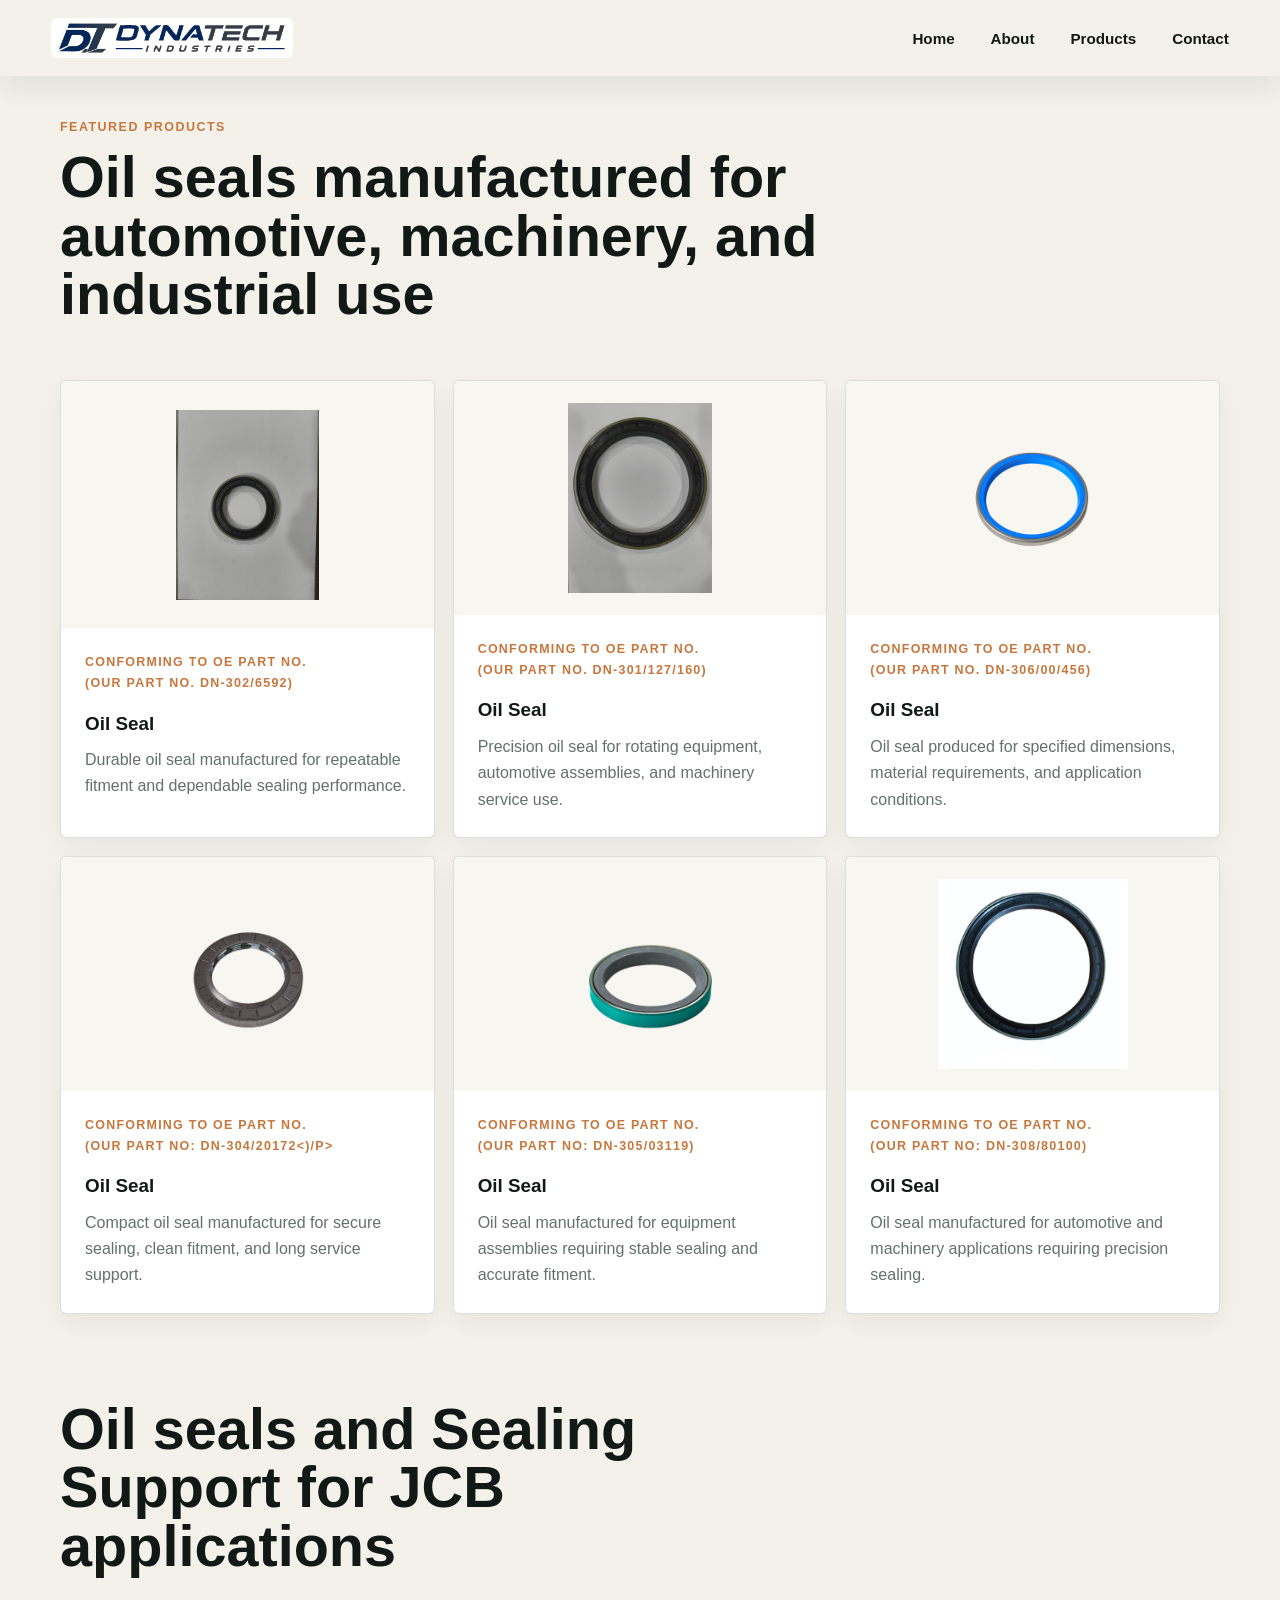
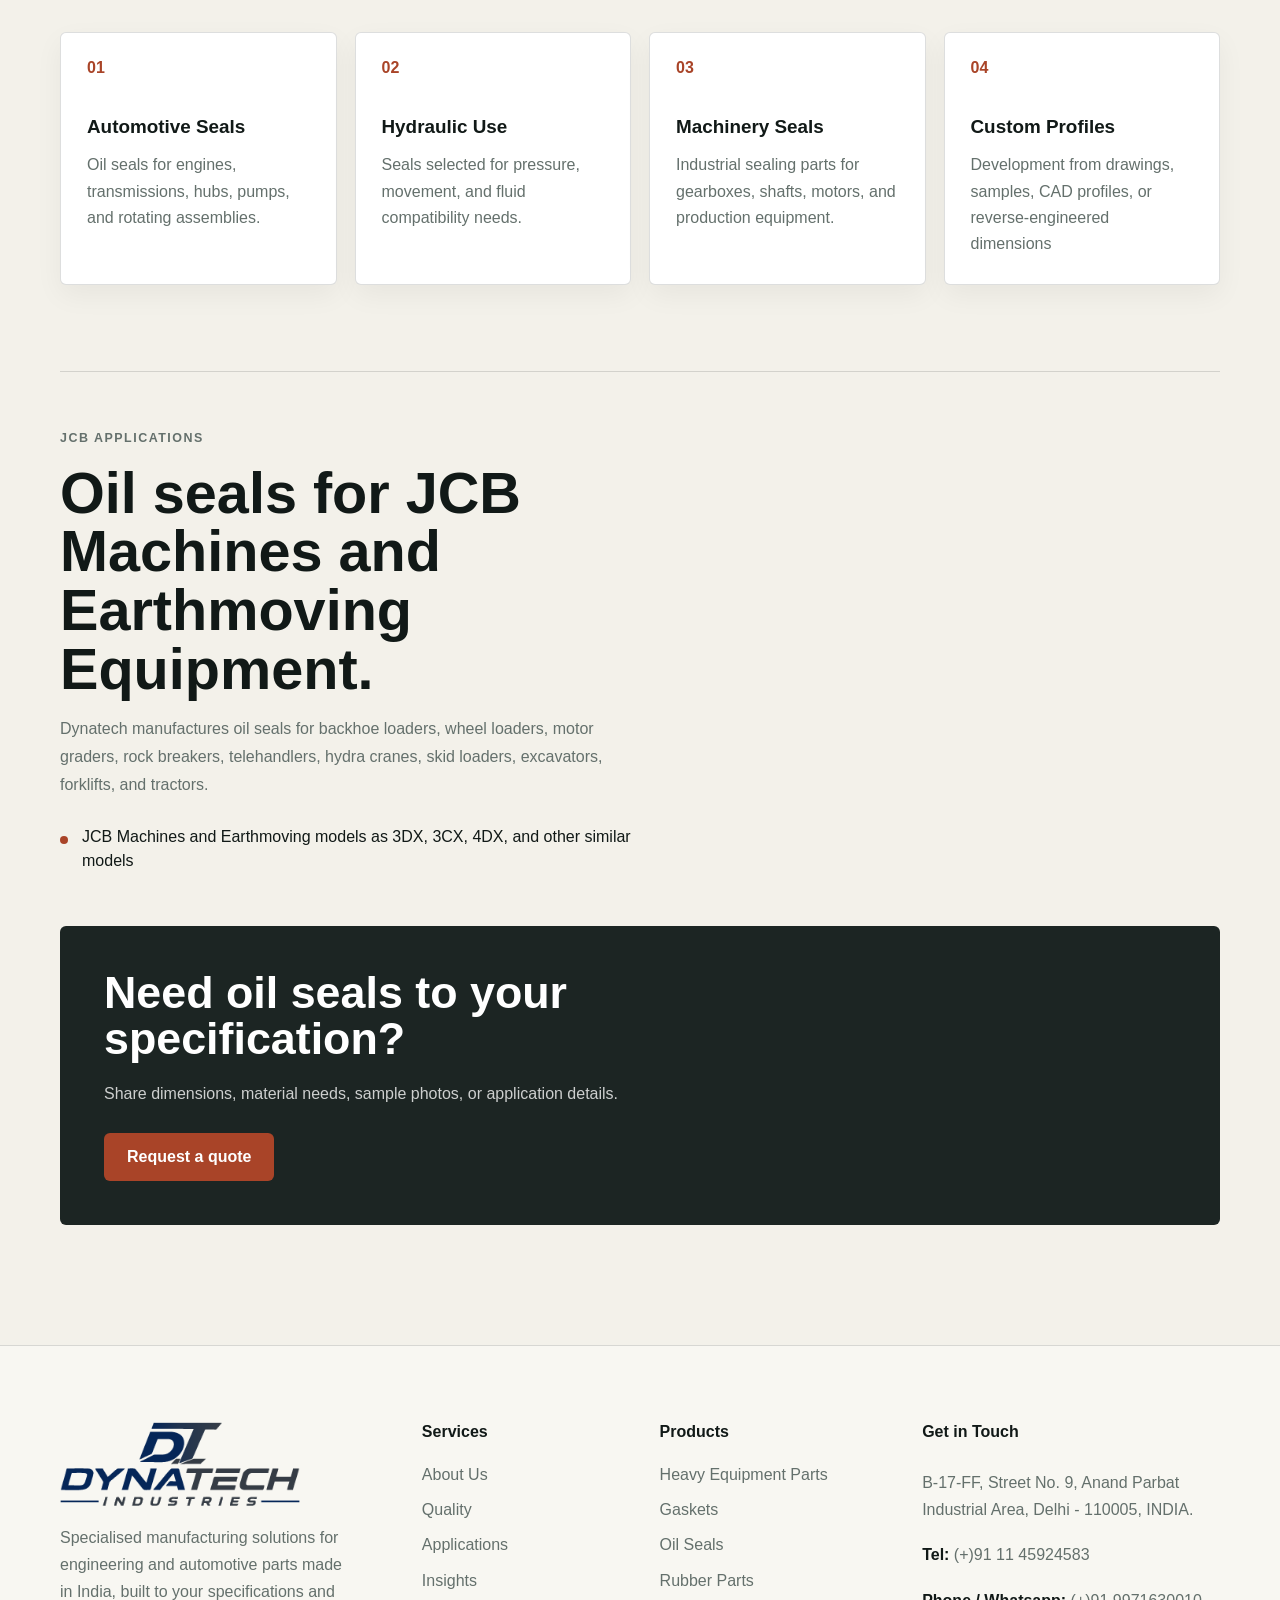
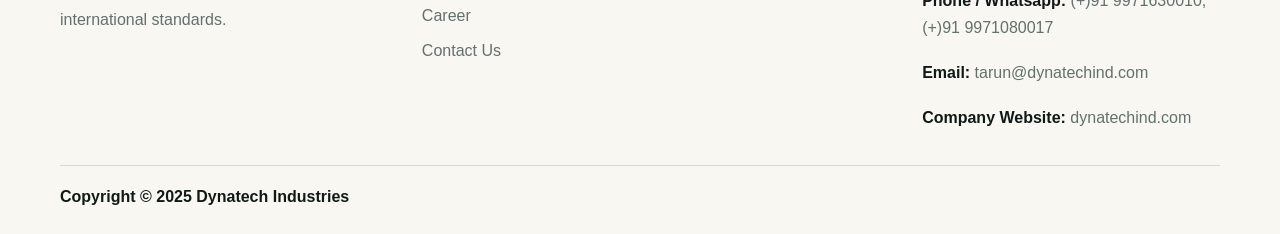
<file: oil-seals.html>
<!DOCTYPE html>
<html lang="en">
  <head>
    <meta charset="UTF-8" />
    <meta name="viewport" content="width=device-width, initial-scale=1.0" />
    <title>Oil Seals | Dynatech Industries</title>
    <meta name="description" content="Dynatech Industries manufactures oil seals for JCB backhoe loaders, wheel loaders, motor graders, telehandlers, excavators, forklifts, tractors, and earthmoving models including 3DX, 3CX, and 4DX." />
    <meta name="robots" content="index, follow" />
    <link rel="canonical" href="https://dynatechind.com/oil-seals.html" />
    <link rel="stylesheet" href="styles.css" />
  </head>
  <body>
    <header class="site-header is-scrolled" data-header>
      <a class="brand" href="index.html#top" aria-label="Dynatech Industries home"><img src="assets/navbar-logo.png" alt="Dynatech Industries" class="brand-logo" /></a>
      <button class="nav-toggle" type="button" aria-label="Open navigation" aria-expanded="false" data-nav-toggle><span></span><span></span></button>
      <nav class="site-nav" data-nav aria-label="Primary navigation">
        <a href="index.html#top">Home</a>
        <div class="nav-group"><a href="about.html">About</a><div class="nav-menu" aria-label="About pages"><a href="about.html#company-profile">Company Profile</a><a href="about.html#infrastructure">Infrastructure</a><a href="about.html#capabilities">Capabilities</a><a href="about.html#quality">Quality</a>
            <a href="about.html#applications">Applications</a>
          </div></div>
        <div class="nav-group"><a href="products.html">Products</a><div class="nav-menu" aria-label="Product pages"><a href="heavy-equipment-parts.html">Heavy Equipment Parts</a><a href="oil-seals.html" aria-current="page">Oil Seals</a><a href="gaskets.html">Gaskets</a><a href="rubber-parts.html">Rubber Parts</a></div></div>
        <a href="contact.html">Contact</a>
      </nav>
    </header>
    <main id="top">
      <section class="section">
        <div class="section-heading">
          <p class="eyebrow">Featured products</p>
          <h2>Oil seals manufactured for automotive, machinery, and industrial use</h2>
        </div>
        <div class="featured-product-grid">
          <article class="featured-product-card">
            <div class="featured-product-media">
              <img src="assets/oil-seal-dn-302-6592.jpg" alt="Oil seal DN-302-6592" />
            </div>
            <div>
              <p class="case-type">Conforming to OE Part No. </br>
                                  (Our Part No. DN-302/6592)</p>
              <h3>Oil Seal</h3>
              <p>Durable oil seal manufactured for repeatable fitment and dependable sealing performance.</p>
            </div>
          </article>
          <article class="featured-product-card">
            <div class="featured-product-media">
              <img src="assets/oil-seal-dn-301-127160.jpg" alt="Oil seal DN-301-127160" />
            </div>
            <div>
              <p class="case-type">Conforming to OE Part No. </br>
                                  (Our Part No. DN-301/127/160)</p>
              <h3>Oil Seal</h3>
              <p>Precision oil seal for rotating equipment, automotive assemblies, and machinery service use.</p>
            </div>
          </article>
          <article class="featured-product-card">
            <div class="featured-product-media">
              <img src="assets/oil-seal-dn-306-00456.png" alt="Oil seal DN-306-00456" />
            </div>
            <div>
              <p class="case-type">Conforming to OE Part No. </br>
                                    (Our Part No. DN-306/00/456)</p>
              <h3>Oil Seal</h3>
              <p>Oil seal produced for specified dimensions, material requirements, and application conditions.</p>
            </div>
          </article>
          <article class="featured-product-card">
            <div class="featured-product-media">
              <img src="assets/oil-seal-dn-304-20172.png" alt="Oil seal DN-304-20172" />
            </div>
            <div>
              <p class="case-type">Conforming to OE Part No. </br>
                                    (Our Part No: DN-304/20172<)/p>
              <h3>Oil Seal</h3>
              <p>Compact oil seal manufactured for secure sealing, clean fitment, and long service support.</p>
            </div>
          </article>
          <article class="featured-product-card">
            <div class="featured-product-media">
              <img src="assets/oil-seal-dn-305-03119.png" alt="Oil seal DN-305-03119" />
            </div>
            <div>
              <p class="case-type">Conforming to OE Part No.</br>
                                      (Our Part No: DN-305/03119)</p>
              <h3>Oil Seal</h3>
              <p>Oil seal manufactured for equipment assemblies requiring stable sealing and accurate fitment.</p>
            </div>
          </article>
          <article class="featured-product-card">
            <div class="featured-product-media">
              <img src="assets/oil-seal-dn-303-80100.png" alt="Oil seal DN-303-80100" />
            </div>
            <div>
              <p class="case-type">Conforming to OE Part No.</br>
                                    (Our Part NO: DN-308/80100)</p>
              <h3>Oil Seal</h3>
              <p>Oil seal manufactured for automotive and machinery applications requiring precision sealing.</p>
            </div>
          </article>
        </div>
        <div class="section-heading product-range-heading"><p class="eyebrow"></p><h2>Oil seals and Sealing Support for JCB applications</h2></div>
        <div class="product-detail-grid">
          <article class="service-card"><span class="icon">01</span><h3>Automotive Seals</h3><p>Oil seals for engines, transmissions, hubs, pumps, and rotating assemblies.</p></article>
          <article class="service-card"><span class="icon">02</span><h3>Hydraulic Use</h3><p>Seals selected for pressure, movement, and fluid compatibility needs.</p></article>
          <article class="service-card"><span class="icon">03</span><h3>Machinery Seals</h3><p>Industrial sealing parts for gearboxes, shafts, motors, and production equipment.</p></article>
          <article class="service-card"><span class="icon">04</span><h3>Custom Profiles</h3><p>Development from drawings, samples, CAD profiles, or reverse-engineered dimensions</p></article>
        </div>
        <div class="machine-applications" aria-labelledby="oil-seal-jcb-applications-title">
          <div class="machine-application-layout">
            <div class="machine-application-copy">
              <p class="eyebrow">JCB applications</p>
              <h2 id="oil-seal-jcb-applications-title">Oil seals for JCB Machines and Earthmoving Equipment.</h2>
              <p>Dynatech manufactures oil seals for backhoe loaders, wheel loaders, motor graders, rock breakers, telehandlers, hydra cranes, skid loaders, excavators, forklifts, and tractors.</p>
              <ul class="machine-models" aria-label="JCB earthmoving machine models">
                <li>JCB Machines and Earthmoving models as 3DX, 3CX, 4DX, and other similar models</li>
              </ul>
            </div>
            
             
          </div>
        </div>
        <div class="product-cta"><h2>Need oil seals to your specification? </h2><p>Share dimensions, material needs, sample photos, or application details.</p><a class="button primary" href="contact.html">Request a quote</a></div>
      </section>
    </main>
    <footer class="site-footer"><div class="footer-inner"><div class="footer-brand"><img src="assets/footer-logo.png" alt="Dynatech Industries" class="footer-logo" /><p>Specialised manufacturing solutions for engineering and automotive parts made in India, built to your specifications and international standards.</p></div><nav class="footer-column" aria-labelledby="footer-services-title"><h2 id="footer-services-title">Services</h2><a href="about.html">About Us</a><a href="about.html#quality">Quality</a>
            <a href="about.html#applications">Applications</a><a href="about.html#capabilities">Insights</a><a href="contact.html">Career</a><a href="contact.html">Contact Us</a></nav><nav class="footer-column" aria-labelledby="footer-products-title"><h2 id="footer-products-title">Products</h2><a href="heavy-equipment-parts.html">Heavy Equipment Parts</a><a href="gaskets.html">Gaskets</a><a href="oil-seals.html">Oil Seals</a><a href="rubber-parts.html">Rubber Parts</a></nav><div class="footer-column footer-contact" aria-labelledby="footer-contact-title"><h2 id="footer-contact-title">Get in Touch</h2><p>B-17-FF, Street No. 9, Anand Parbat Industrial Area, Delhi - 110005, INDIA.</p><p><span>Tel:</span> <a href="tel:+911145924583">(+)91 11 45924583</a></p><p><span>Phone / Whatsapp:</span> <a href="tel:+919971630010">(+)91 9971630010</a>, <a href="tel:+919971080017">(+)91 9971080017</a></p><p><span>Email:</span> <a href="mailto:tarun@dynatechind.com">tarun@dynatechind.com</a></p><p><span>Company Website:</span> <a href="https://dynatechind.com/">dynatechind.com</a></p></div></div><div class="footer-bottom"><span>Copyright © 2025 Dynatech Industries</span></div></footer>
    <script src="script.js"></script>
  </body>
</html>
</file>
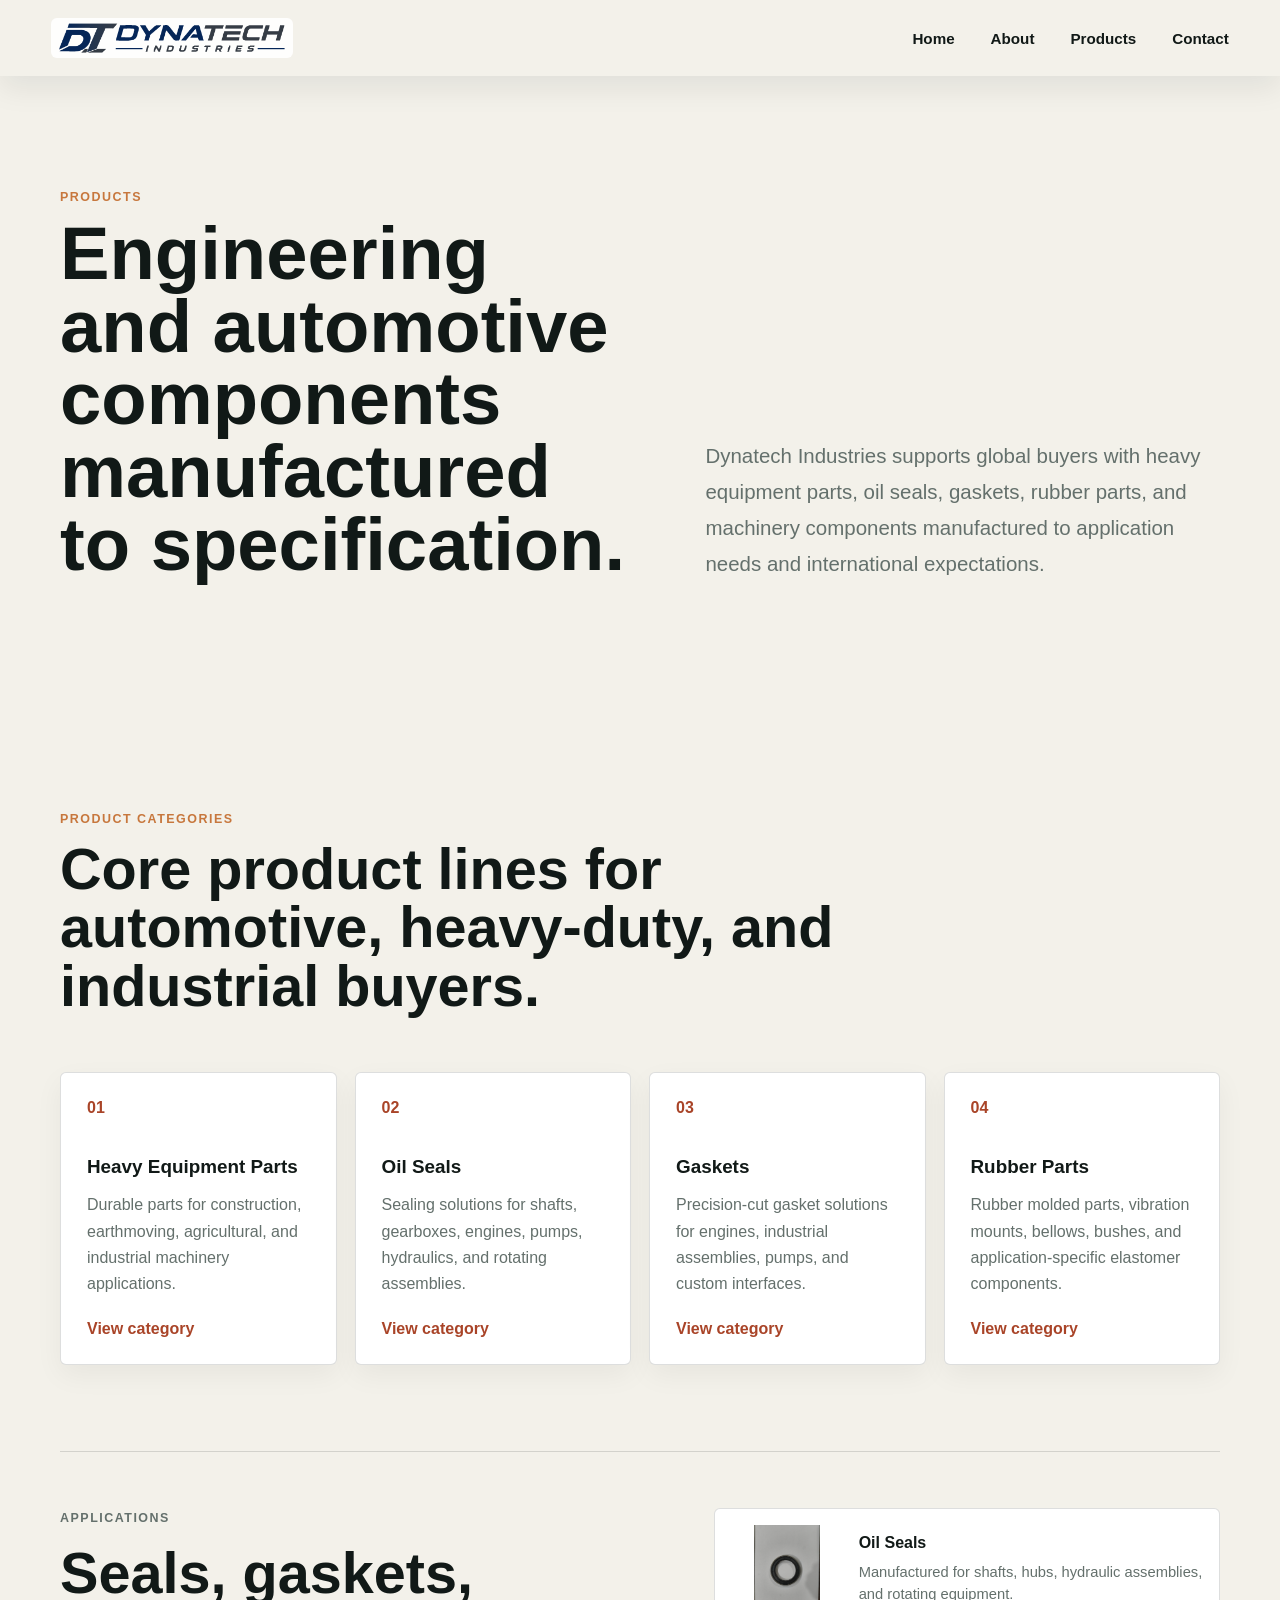
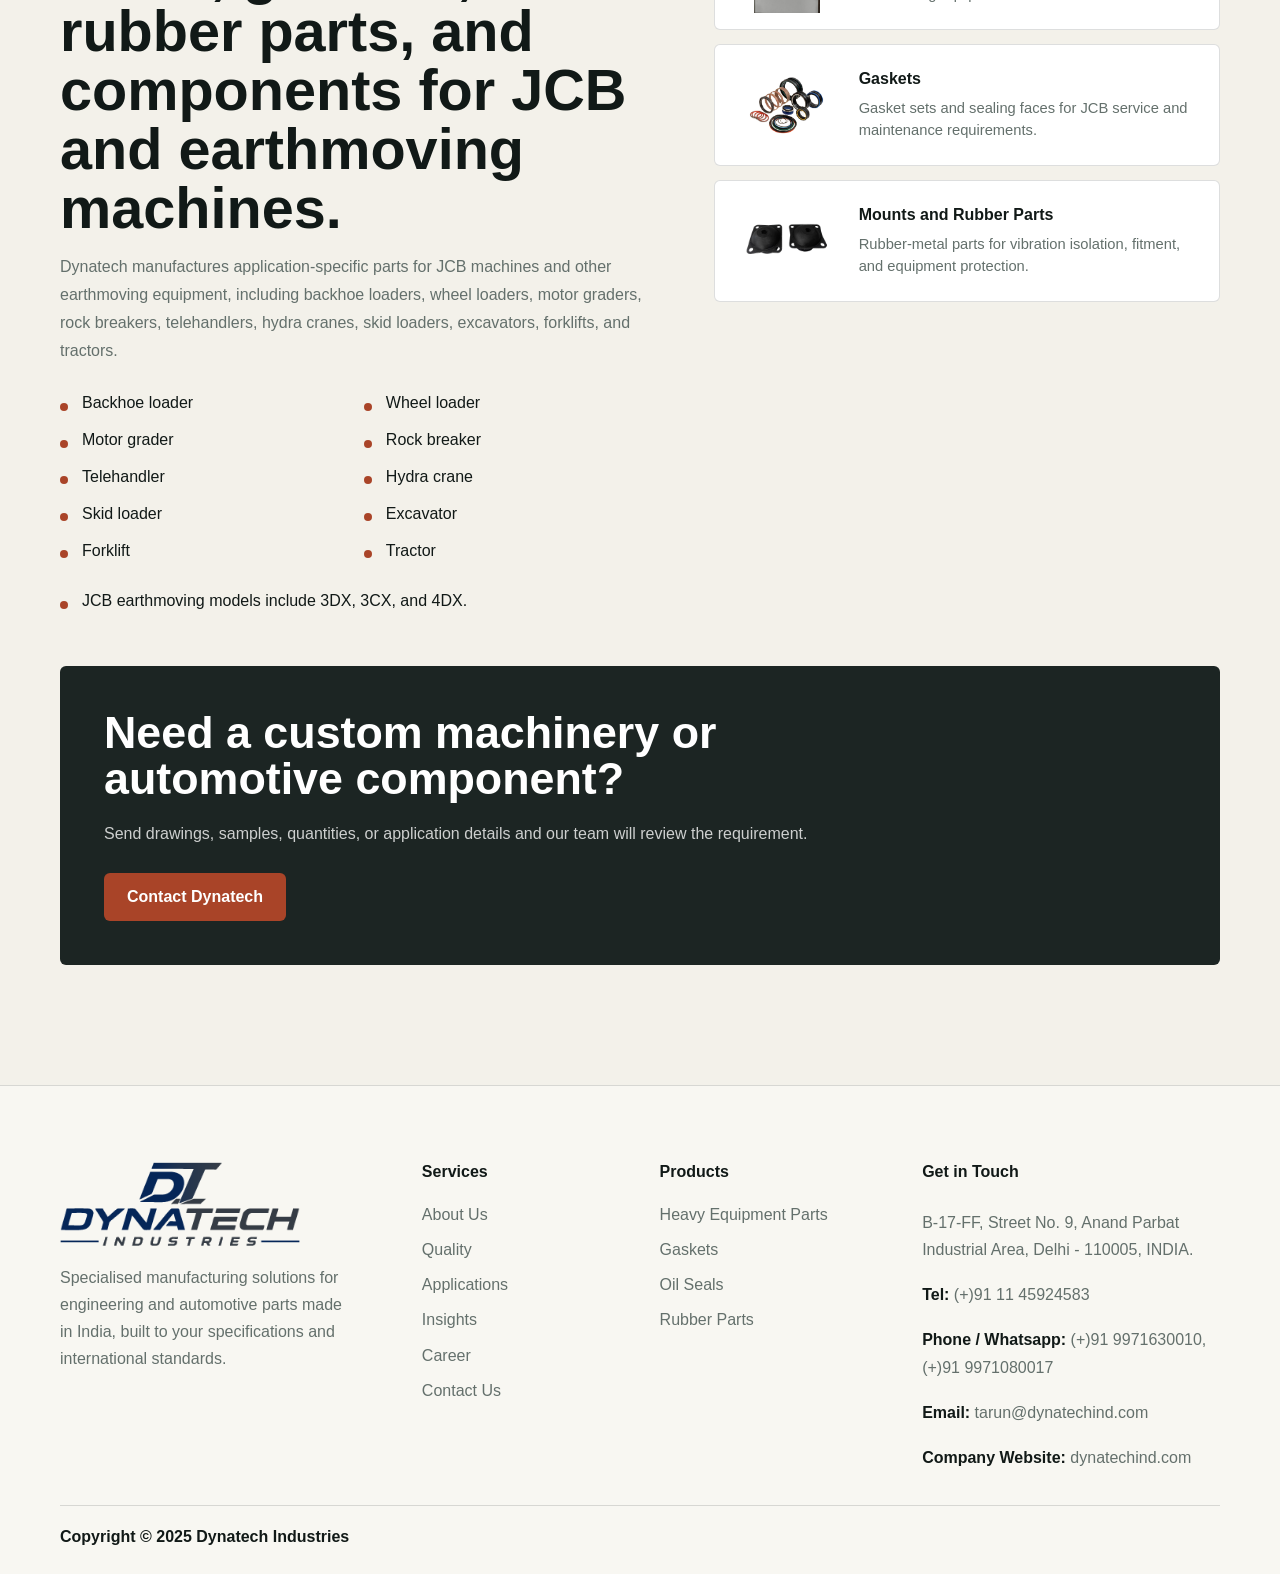
<file: products.html>
<!DOCTYPE html>
<html lang="en">
  <head>
    <meta charset="UTF-8" />
    <meta name="viewport" content="width=device-width, initial-scale=1.0" />
    <title>Products | Dynatech Industries</title>
    <meta
      name="description"
      content="Explore Dynatech Industries heavy equipment parts, oil seals, gaskets, rubber parts, and machinery components for JCB backhoe loaders, wheel loaders, excavators, tractors, and 3DX, 3CX, 4DX models."
    />
    <meta name="robots" content="index, follow" />
    <meta name="theme-color" content="#111917" />
    <link rel="canonical" href="https://dynatechind.com/products.html" />
    <meta property="og:title" content="Dynatech Industries Products" />
    <meta property="og:description" content="Heavy equipment parts, oil seals, gaskets, rubber parts, and machinery components for JCB and earthmoving machine applications." />
    <meta property="og:type" content="website" />
    <meta property="og:image" content="assets/hero.png" />
    <link rel="stylesheet" href="styles.css" />
  </head>
  <body>
    <header class="site-header is-scrolled" data-header>
      <a class="brand" href="index.html#top" aria-label="Dynatech Industries home">
        <img src="assets/navbar-logo.png" alt="Dynatech Industries" class="brand-logo" />
      </a>
      <button class="nav-toggle" type="button" aria-label="Open navigation" aria-expanded="false" data-nav-toggle>
        <span></span>
        <span></span>
      </button>
      <nav class="site-nav" data-nav aria-label="Primary navigation">
        <a href="index.html#top">Home</a>
        <div class="nav-group">
          <a href="about.html">About</a>
          <div class="nav-menu" aria-label="About pages">
            <a href="about.html#company-profile">Company Profile</a>
            <a href="about.html#infrastructure">Infrastructure</a>
            <a href="about.html#capabilities">Capabilities</a>
            <a href="about.html#quality">Quality</a>
            <a href="about.html#applications">Applications</a>
          </div>
        </div>
        <div class="nav-group">
          <a href="products.html" aria-current="page">Products</a>
          <div class="nav-menu" aria-label="Product pages">
            <a href="heavy-equipment-parts.html">Heavy Equipment Parts</a>
            <a href="oil-seals.html">Oil Seals</a>
            <a href="gaskets.html">Gaskets</a>
            <a href="rubber-parts.html">Rubber Parts</a>
          </div>
        </div>
        <a href="contact.html">Contact</a>
      </nav>
    </header>

    <main id="top">
      <section class="page-hero" aria-labelledby="products-title">
        <div>
          <p class="eyebrow">Products</p>
          <h1 id="products-title">Engineering and automotive components manufactured to specification.</h1>
        </div>
        <p>
          Dynatech Industries supports global buyers with heavy equipment parts, oil seals, gaskets, rubber parts, and
          machinery components manufactured to application needs and international expectations.
        </p>
      </section>

      <section class="section" aria-labelledby="product-categories-title">
        <div class="section-heading">
          <p class="eyebrow">Product categories</p>
          <h2 id="product-categories-title">Core product lines for automotive, heavy-duty, and industrial buyers.</h2>
        </div>
        <div class="product-list">
          <article class="service-card">
            <span class="icon">01</span>
            <h3>Heavy Equipment Parts</h3>
            <p>Durable parts for construction, earthmoving, agricultural, and industrial machinery applications.</p>
            <a class="text-link" href="heavy-equipment-parts.html">View category</a>
          </article>
          <article class="service-card">
            <span class="icon">02</span>
            <h3>Oil Seals</h3>
            <p>Sealing solutions for shafts, gearboxes, engines, pumps, hydraulics, and rotating assemblies.</p>
            <a class="text-link" href="oil-seals.html">View category</a>
          </article>
          <article class="service-card">
            <span class="icon">03</span>
            <h3>Gaskets</h3>
            <p>Precision-cut gasket solutions for engines, industrial assemblies, pumps, and custom interfaces.</p>
            <a class="text-link" href="gaskets.html">View category</a>
          </article>
          <article class="service-card">
            <span class="icon">04</span>
            <h3>Rubber Parts</h3>
            <p>Rubber molded parts, vibration mounts, bellows, bushes, and application-specific elastomer components.</p>
            <a class="text-link" href="rubber-parts.html">View category</a>
          </article>
        </div>
        <div class="machine-applications" aria-labelledby="jcb-applications-title">
          <div class="machine-application-layout">
            <div class="machine-application-copy">
              <p class="eyebrow">Applications</p>
              <h2 id="jcb-applications-title">Seals, gaskets, rubber parts, and components for JCB and earthmoving machines.</h2>
              <p>
                Dynatech manufactures application-specific parts for JCB machines and other earthmoving equipment,
                including backhoe loaders, wheel loaders, motor graders, rock breakers, telehandlers, hydra cranes,
                skid loaders, excavators, forklifts, and tractors.
              </p>
              <ul class="machine-list" aria-label="Supported machine applications">
                <li>Backhoe loader</li>
                <li>Wheel loader</li>
                <li>Motor grader</li>
                <li>Rock breaker</li>
                <li>Telehandler</li>
                <li>Hydra crane</li>
                <li>Skid loader</li>
                <li>Excavator</li>
                <li>Forklift</li>
                <li>Tractor</li>
              </ul>
              <ul class="machine-models" aria-label="Earthmoving machine models">
                <li>JCB earthmoving models include 3DX, 3CX, and 4DX.</li>
              </ul>
            </div>
            <div class="application-image-grid" aria-label="Product application examples">
              <article class="application-image-card">
                <img src="assets/oil-seal-dn-302-6592.jpg" alt="Oil seal for JCB machine applications" />
                <div><h3>Oil Seals</h3><p>Manufactured for shafts, hubs, hydraulic assemblies, and rotating equipment.</p></div>
              </article>
              <article class="application-image-card">
                <img src="assets/gasket-set-hydraulic-cylinder-jcb.webp" alt="Hydraulic cylinder gasket set for JCB machines" />
                <div><h3>Gaskets</h3><p>Gasket sets and sealing faces for JCB service and maintenance requirements.</p></div>
              </article>
              <article class="application-image-card">
                <img src="assets/engine-mount.png" alt="Engine mount for heavy equipment application" />
                <div><h3>Mounts and Rubber Parts</h3><p>Rubber-metal parts for vibration isolation, fitment, and equipment protection.</p></div>
              </article>
            </div>
          </div>
        </div>
        <div class="product-cta">
          <h2>Need a custom machinery or automotive component?</h2>
          <p>Send drawings, samples, quantities, or application details and our team will review the requirement.</p>
          <a class="button primary" href="contact.html">Contact Dynatech</a>
        </div>
      </section>
    </main>

    <footer class="site-footer">
      <div class="footer-inner">
        <div class="footer-brand">
          <img src="assets/footer-logo.png" alt="Dynatech Industries" class="footer-logo" />
          <p>Specialised manufacturing solutions for engineering and automotive parts made in India, built to your specifications and international standards.</p>
        </div>
        <nav class="footer-column" aria-labelledby="footer-services-title">
          <h2 id="footer-services-title">Services</h2>
          <a href="about.html">About Us</a>
          <a href="about.html#quality">Quality</a>
            <a href="about.html#applications">Applications</a>
          <a href="about.html#capabilities">Insights</a>
          <a href="contact.html">Career</a>
          <a href="contact.html">Contact Us</a>
        </nav>
        <nav class="footer-column" aria-labelledby="footer-products-title">
          <h2 id="footer-products-title">Products</h2>
          <a href="heavy-equipment-parts.html">Heavy Equipment Parts</a>
          <a href="gaskets.html">Gaskets</a>
          <a href="oil-seals.html">Oil Seals</a>
          
          <a href="rubber-parts.html">Rubber Parts</a>
        </nav>
        <div class="footer-column footer-contact" aria-labelledby="footer-contact-title">
          <h2 id="footer-contact-title">Get in Touch</h2>
          <p>B-17-FF, Street No. 9, Anand Parbat Industrial Area, Delhi - 110005, INDIA.</p>
          <p><span>Tel:</span> <a href="tel:+911145924583">(+)91 11 45924583</a></p>
          <p><span>Phone / Whatsapp:</span> <a href="tel:+919971630010">(+)91 9971630010</a>, <a href="tel:+919971080017">(+)91 9971080017</a></p>
          <p><span>Email:</span> <a href="mailto:tarun@dynatechind.com">tarun@dynatechind.com</a></p>
          <p><span>Company Website:</span> <a href="https://dynatechind.com/">dynatechind.com</a></p>
        </div>
      </div>
      <div class="footer-bottom">
        <span>Copyright © 2025 Dynatech Industries</span>
      </div>
    </footer>

    <script src="script.js"></script>
  </body>
</html>
</file>
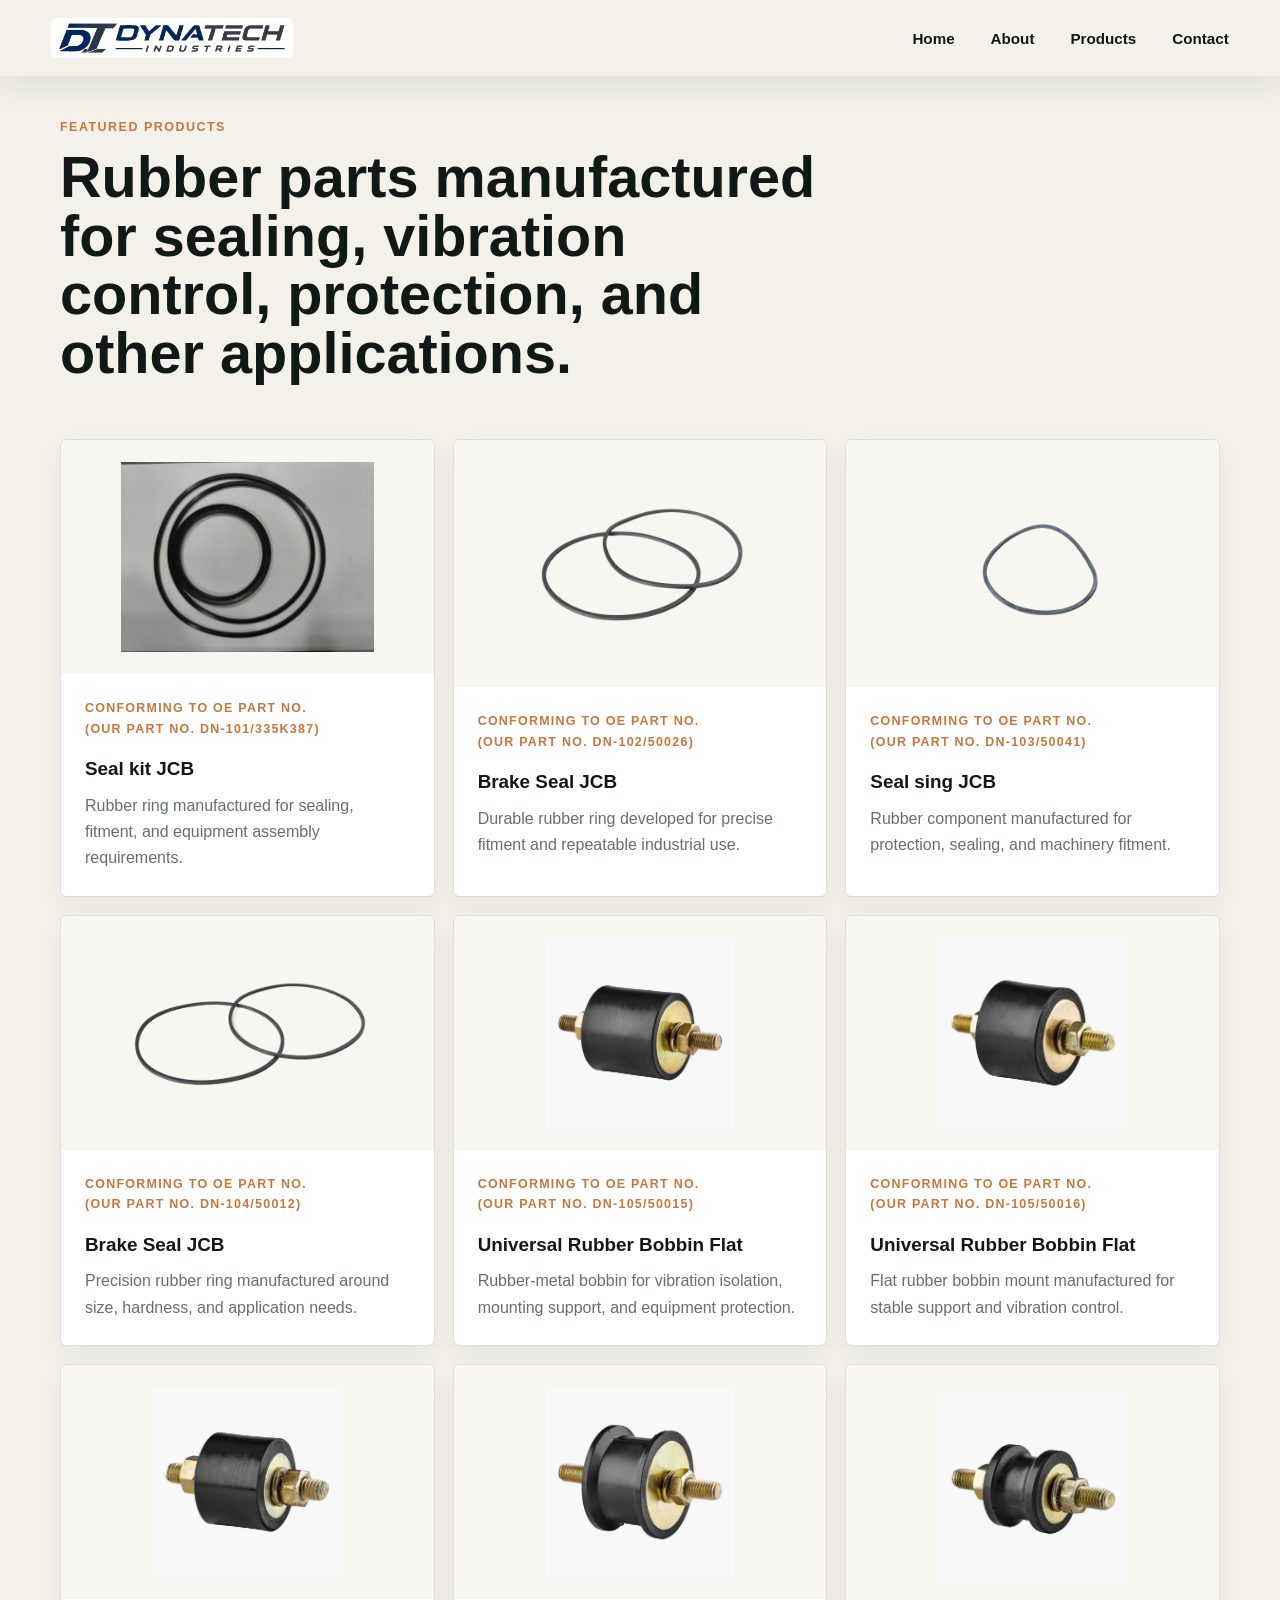
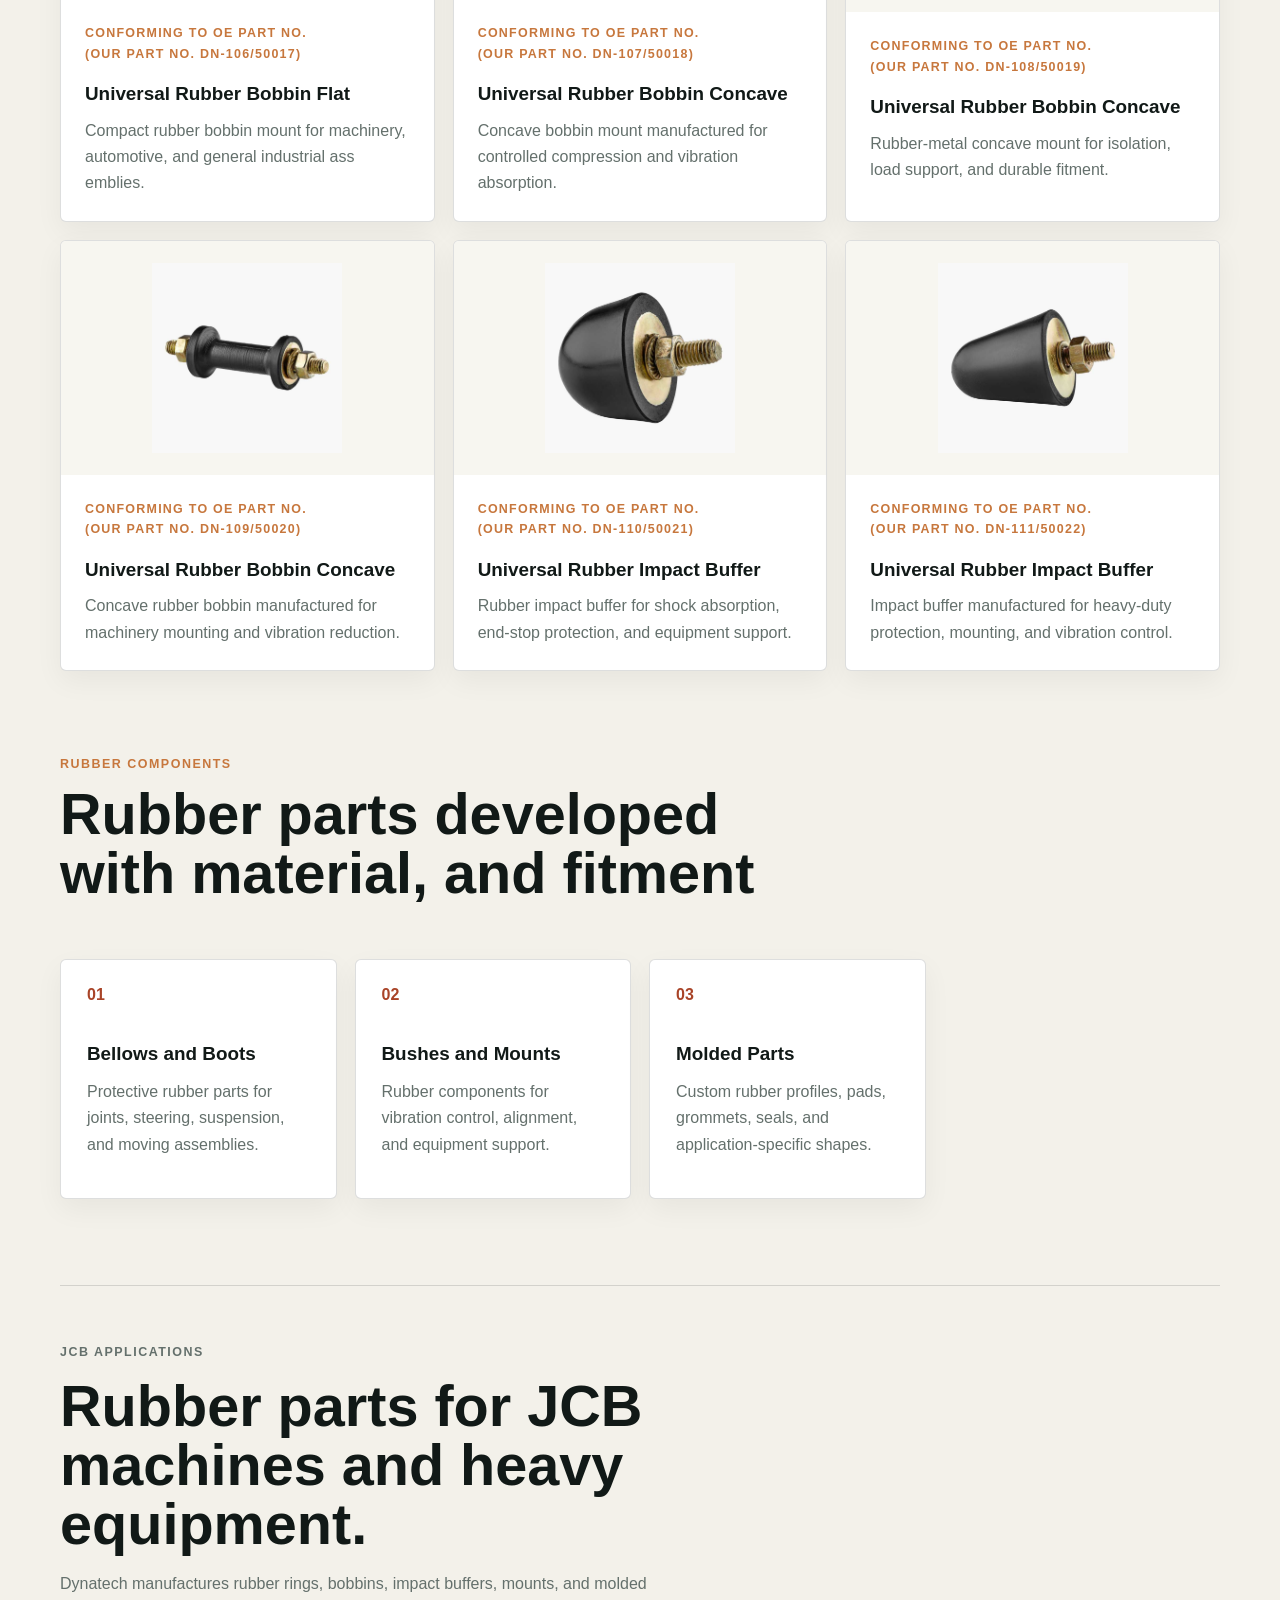
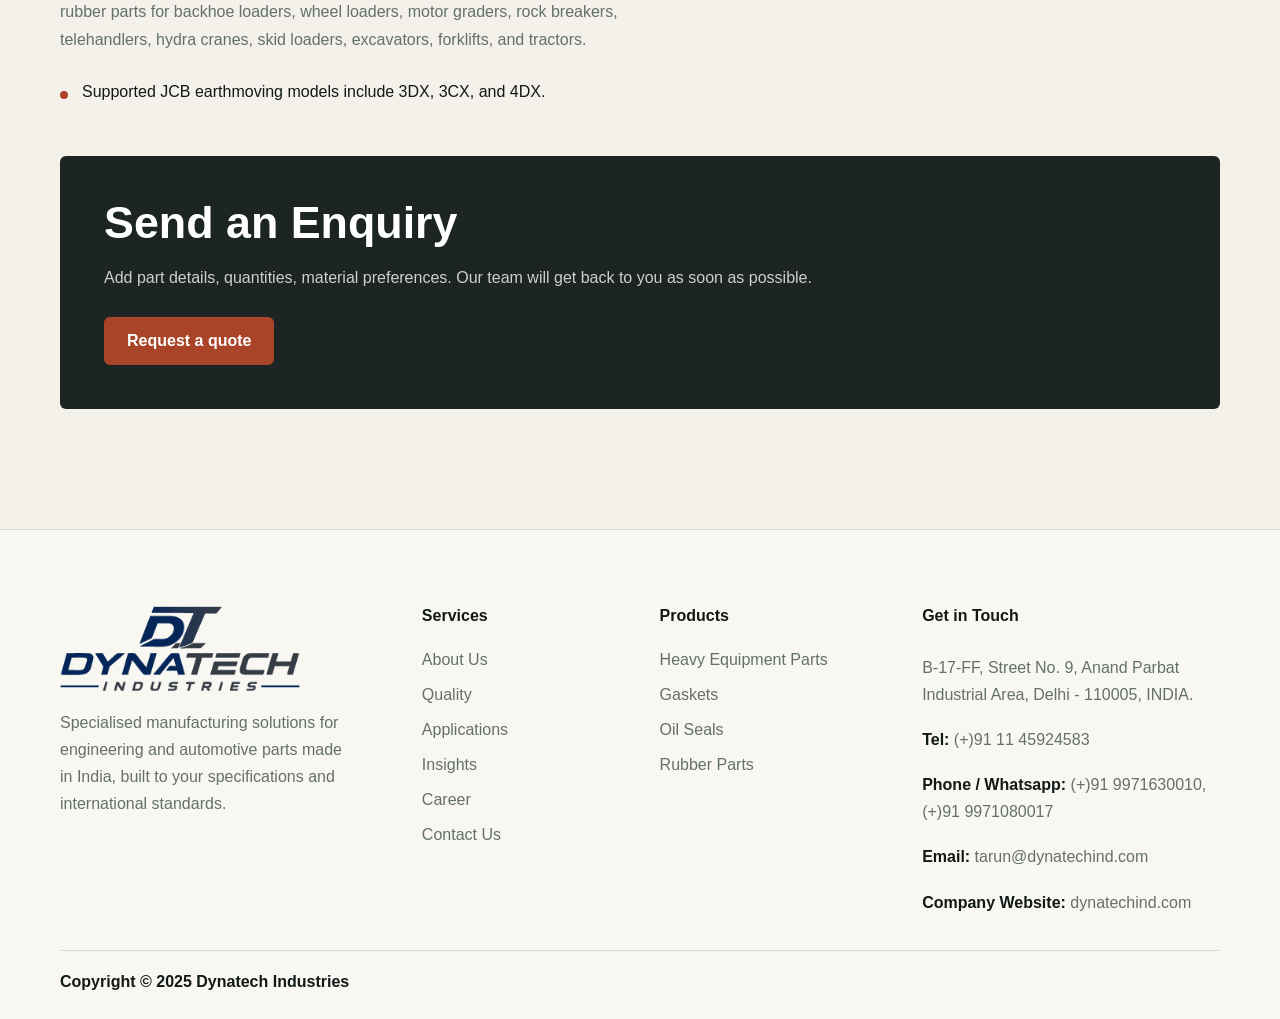
<file: rubber-parts.html>
<!DOCTYPE html>
<html lang="en">
  <head>
    <meta charset="UTF-8" />
    <meta name="viewport" content="width=device-width, initial-scale=1.0" />
    <title>Rubber Parts | Dynatech Industries</title>
    <meta name="description" content="Dynatech Industries manufactures rubber parts including rings, bobbins, impact buffers, vibration mounts, and molded elastomer parts for JCB backhoe loaders, wheel loaders, excavators, tractors, and 3DX, 3CX, 4DX models." />
    <meta name="robots" content="index, follow" />
    <link rel="canonical" href="https://dynatechind.com/rubber-parts.html" />
    <link rel="stylesheet" href="styles.css" />
  </head>
  <body>
    <header class="site-header is-scrolled" data-header>
      <a class="brand" href="index.html#top" aria-label="Dynatech Industries home"><img src="assets/navbar-logo.png" alt="Dynatech Industries" class="brand-logo" /></a>
      <button class="nav-toggle" type="button" aria-label="Open navigation" aria-expanded="false" data-nav-toggle><span></span><span></span></button>
      <nav class="site-nav" data-nav aria-label="Primary navigation">
        <a href="index.html#top">Home</a>
        <div class="nav-group"><a href="about.html">About</a><div class="nav-menu" aria-label="About pages"><a href="about.html#company-profile">Company Profile</a><a href="about.html#infrastructure">Infrastructure</a><a href="about.html#capabilities">Capabilities</a><a href="about.html#quality">Quality</a>
            <a href="about.html#applications">Applications</a>
          </div></div>
        <div class="nav-group"><a href="products.html">Products</a><div class="nav-menu" aria-label="Product pages"><a href="heavy-equipment-parts.html">Heavy Equipment Parts</a><a href="oil-seals.html">Oil Seals</a><a href="gaskets.html">Gaskets</a><a href="rubber-parts.html" aria-current="page">Rubber Parts</a></div></div>
        <a href="contact.html">Contact</a>
      </nav>
    </header>
    <main id="top">
      <section class="section">
        <div class="section-heading">
          <p class="eyebrow">Featured products</p>
          <h2>Rubber parts manufactured for sealing, vibration control, protection, and other applications.</h2>
        </div>
        <div class="featured-product-grid">
          <article class="featured-product-card">
            <div class="featured-product-media">
              <img src="assets/rubber-part-dn-101-335k3897.jpg" alt="Seal kit JCB DN-101-335K3897" />
            </div>
            <div>
              <p class="case-type">Conforming to OE Part No. </br>
                                    (Our Part No. DN-101/335k387)</p>
              <h3>Seal kit JCB</h3>
              <p>Rubber ring manufactured for sealing, fitment, and equipment assembly requirements.</p>
            </div>
          </article>
          <article class="featured-product-card">
            <div class="featured-product-media">
              <img src="assets/rubber-part-dn-102-50026-g17.png" alt="Rubber ring DN-102-50026-G17" />
            </div>
            <div>
              <p class="case-type">Conforming to OE Part No. </br>
                                  (Our Part No. DN-102/50026)</p>
              <h3>Brake Seal JCB</h3>
              <p>Durable rubber ring developed for precise fitment and repeatable industrial use.</p>
            </div>
          </article>
          <article class="featured-product-card">
            <div class="featured-product-media">
              <img src="assets/rubber-part-dn-103-50041-g17.png" alt="Rubber ring DN-103-50041-G17" />
            </div>
            <div>
              <p class="case-type">Conforming to OE Part No. </br>
                                  (Our Part No. DN-103/50041)</p>
              <h3>Seal sing JCB</h3>
              <p>Rubber component manufactured for protection, sealing, and machinery fitment.</p>
            </div>
          </article>
          <article class="featured-product-card">
            <div class="featured-product-media">
              <img src="assets/rubber-part-dn-104-50012-g17.png" alt="Rubber ring DN-104-50012-G17" />
            </div>
            <div>
              <p class="case-type">Conforming to OE Part No. </br>
                                  (Our Part No. DN-104/50012)</p>
              <h3>Brake Seal JCB</h3>
              <p>Precision rubber ring manufactured around size, hardness, and application needs.</p>
            </div>
          </article>
          <article class="featured-product-card">
            <div class="featured-product-media">
              <img src="assets/rubber-bobbin-flat-2.jpg" alt="Universal rubber bobbin flat 2" />
            </div>
            <div>
              <p class="case-type">Conforming to OE Part No. </br>
                                  (Our Part No. DN-105/50015)</p>
              <h3>Universal Rubber Bobbin Flat</h3>
              <p>Rubber-metal bobbin for vibration isolation, mounting support, and equipment protection.</p>
            </div>
          </article>
          <article class="featured-product-card">
            <div class="featured-product-media">
              <img src="assets/rubber-bobbin-flat-11.jpg" alt="Universal rubber bobbin flat 11" />
            </div>
            <div>
              <p class="case-type">Conforming to OE Part No. </br>
                                  (Our Part No. DN-105/50016)</p>
              <h3>Universal Rubber Bobbin Flat</h3>
              <p>Flat rubber bobbin mount manufactured for stable support and vibration control.</p>
            </div>
          </article>
          <article class="featured-product-card">
            <div class="featured-product-media">
              <img src="assets/rubber-bobbin-flat-0.jpg" alt="Universal rubber bobbin flat 0" />
            </div>
            <div>
              <p class="case-type">Conforming to OE Part No. </br>
                                  (Our Part No. DN-106/50017)</p>
              <h3>Universal Rubber Bobbin Flat</h3>
              <p>Compact rubber bobbin mount for machinery, automotive, and general industrial ass
                emblies.</p>
            </div>
          </article>
          <article class="featured-product-card">
            <div class="featured-product-media">
              <img src="assets/rubber-bobbin-concave-2.jpg" alt="Universal rubber bobbin concave 2" />
            </div>
            <div>
              <p class="case-type">Conforming to OE Part No. </br>
                                  (Our Part No. DN-107/50018)</p>
              <h3>Universal Rubber Bobbin Concave</h3>
              <p>Concave bobbin mount manufactured for controlled compression and vibration absorption.</p>
            </div>
          </article>
          <article class="featured-product-card">
            <div class="featured-product-media">
              <img src="assets/rubber-bobbin-concave-1.jpg" alt="Universal rubber bobbin concave 1" />
            </div>
            <div>
              <p class="case-type">Conforming to OE Part No. </br>
                                  (Our Part No. DN-108/50019)</p>
              <h3>Universal Rubber Bobbin Concave</h3>
              <p>Rubber-metal concave mount for isolation, load support, and durable fitment.</p>
            </div>
          </article>
          <article class="featured-product-card">
            <div class="featured-product-media">
              <img src="assets/rubber-bobbin-concave-0.jpg" alt="Universal rubber bobbin concave 0" />
            </div>
            <div>
              <p class="case-type">Conforming to OE Part No. </br>
                                  (Our Part No. DN-109/50020)</p>
              <h3>Universal Rubber Bobbin Concave</h3>
              <p>Concave rubber bobbin manufactured for machinery mounting and vibration reduction.</p>
            </div>
          </article>
          <article class="featured-product-card">
            <div class="featured-product-media">
              <img src="assets/rubber-impact-buffer-m8.jpg" alt="Universal rubber impact buffer M8" />
            </div>
            <div>
              <p class="case-type">Conforming to OE Part No. </br>
                                  (Our Part No. DN-110/50021)</p>
              <h3>Universal Rubber Impact Buffer</h3>
              <p>Rubber impact buffer for shock absorption, end-stop protection, and equipment support.</p>
            </div>
          </article>
          <article class="featured-product-card">
            <div class="featured-product-media">
              <img src="assets/rubber-impact-buffer-m10.jpg" alt="Universal rubber impact buffer M10" />
            </div>
            <div>
              <p class="case-type">Conforming to OE Part No. </br>
                                  (Our Part No. DN-111/50022)</p>
              <h3>Universal Rubber Impact Buffer</h3>
              <p>Impact buffer manufactured for heavy-duty protection, mounting, and vibration control.</p>
            </div>
          </article>
        </div>
        <div class="section-heading product-range-heading"><p class="eyebrow">Rubber components</p><h2>Rubber parts developed with material, and fitment</h2></div>
        <div class="product-detail-grid">
          <article class="service-card"><span class="icon">01</span><h3>Bellows and Boots</h3><p>Protective rubber parts for joints, steering, suspension, and moving assemblies.</p></article>
          <article class="service-card"><span class="icon">02</span><h3>Bushes and Mounts</h3><p>Rubber components for vibration control, alignment, and equipment support.</p></article>
          <article class="service-card"><span class="icon">03</span><h3>Molded Parts</h3><p>Custom rubber profiles, pads, grommets, seals, and application-specific shapes.</p></article>
          <!--<article class="service-card"><span class="icon">04</span><h3>Material Selection</h3><p>Support for hardness, temperature, oil resistance, weathering, and wear requirements.</p></article>-->
        </div>
        <div class="machine-applications" aria-labelledby="rubber-jcb-applications-title">
          <div class="machine-application-layout">
            <div class="machine-application-copy">
              <p class="eyebrow">JCB applications</p>
              <h2 id="rubber-jcb-applications-title">Rubber parts for JCB machines and heavy equipment.</h2>
              <p>Dynatech manufactures rubber rings, bobbins, impact buffers, mounts, and molded rubber parts for backhoe loaders, wheel loaders, motor graders, rock breakers, telehandlers, hydra cranes, skid loaders, excavators, forklifts, and tractors.</p>
              <ul class="machine-models" aria-label="JCB earthmoving machine models">
                <li>Supported JCB earthmoving models include 3DX, 3CX, and 4DX.</li>
              </ul>
            </div>
            <div class="application-image-grid" aria-label="Rubber part application examples">
              <!--<article class="application-image-card"><img src="assets/rubber-bobbin-flat-2.jpg" alt="Rubber bobbin mount for JCB machine" /><div><h3>Rubber Bobbins</h3><p>Rubber-metal support parts for vibration control and mounting stability.</p></div></article>
              <article class="application-image-card"><img src="assets/rubber-impact-buffer-m8.jpg" alt="Rubber impact buffer for JCB machine" /><div><h3>Impact Buffers</h3><p>Buffers for shock absorption, end-stop protection, and equipment support.</p></div></article>-->
            </div>
          </div>
        </div>
        <div class="product-cta"><h2>Send an Enquiry</h2><p>Add part details, quantities, material preferences. Our team will get back to you as soon as possible.</p><a class="button primary" href="contact.html">Request a quote</a></div>
      </section>
    </main>
    <footer class="site-footer"><div class="footer-inner"><div class="footer-brand"><img src="assets/footer-logo.png" alt="Dynatech Industries" class="footer-logo" /><p>Specialised manufacturing solutions for engineering and automotive parts made in India, built to your specifications and international standards.</p></div><nav class="footer-column" aria-labelledby="footer-services-title"><h2 id="footer-services-title">Services</h2><a href="about.html">About Us</a><a href="about.html#quality">Quality</a>
            <a href="about.html#applications">Applications</a><a href="about.html#capabilities">Insights</a><a href="contact.html">Career</a><a href="contact.html">Contact Us</a></nav><nav class="footer-column" aria-labelledby="footer-products-title"><h2 id="footer-products-title">Products</h2><a href="heavy-equipment-parts.html">Heavy Equipment Parts</a><a href="gaskets.html">Gaskets</a><a href="oil-seals.html">Oil Seals</a><a href="rubber-parts.html">Rubber Parts</a></nav><div class="footer-column footer-contact" aria-labelledby="footer-contact-title"><h2 id="footer-contact-title">Get in Touch</h2><p>B-17-FF, Street No. 9, Anand Parbat Industrial Area, Delhi - 110005, INDIA.</p><p><span>Tel:</span> <a href="tel:+911145924583">(+)91 11 45924583</a></p><p><span>Phone / Whatsapp:</span> <a href="tel:+919971630010">(+)91 9971630010</a>, <a href="tel:+919971080017">(+)91 9971080017</a></p><p><span>Email:</span> <a href="mailto:tarun@dynatechind.com">tarun@dynatechind.com</a></p><p><span>Company Website:</span> <a href="https://dynatechind.com/">dynatechind.com</a></p></div></div><div class="footer-bottom"><span>Copyright © 2025 Dynatech Industries</span></div></footer>
    <script src="script.js"></script>
  </body>
</html>
</file>
<file: styles.css>
:root {
  --ink: #111917;
  --steel: #273331;
  --muted: #64706c;
  --paper: #f3f1ea;
  --surface: #ffffff;
  --graphite: #1c2523;
  --oxide: #a94428;
  --copper: #c7773d;
  --signal: #0d726b;
  --line: rgba(17, 25, 23, 0.14);
  --shadow: 0 24px 70px rgba(17, 25, 23, 0.16);
}

* {
  box-sizing: border-box;
}

html {
  scroll-behavior: smooth;
}

body {
  margin: 0;
  font-family: Inter, "Segoe UI", Arial, sans-serif;
  color: var(--ink);
  background: var(--paper);
}

img {
  display: block;
  max-width: 100%;
}

a {
  color: inherit;
  text-decoration: none;
}

.site-header {
  position: fixed;
  top: 0;
  left: 0;
  z-index: 10;
  width: 100%;
  min-height: 76px;
  display: flex;
  align-items: center;
  justify-content: space-between;
  padding: 18px clamp(20px, 4vw, 58px);
  color: var(--surface);
  transition: background 180ms ease, color 180ms ease, box-shadow 180ms ease;
}

.site-header.is-scrolled,
.site-header.is-open {
  color: var(--ink);
  background: rgba(243, 241, 234, 0.94);
  box-shadow: 0 12px 30px rgba(17, 25, 23, 0.08);
  backdrop-filter: blur(18px);
}

.brand {
  display: inline-flex;
  align-items: center;
  min-height: 38px;
  padding: 5px 8px;
  border-radius: 6px;
  background: rgba(255, 255, 255, 0.92);
}

.brand-logo {
  width: auto;
  height: clamp(22px, 3vw, 30px);
}

.site-nav {
  display: flex;
  align-items: center;
  gap: clamp(18px, 3vw, 36px);
  font-size: 0.95rem;
  font-weight: 750;
}

.site-nav a,
.nav-group > a {
  position: relative;
}

.site-nav a::after,
.nav-group > a::after {
  position: absolute;
  right: 0;
  bottom: -8px;
  left: 0;
  height: 2px;
  background: currentColor;
  transform: scaleX(0);
  transform-origin: left;
  transition: transform 180ms ease;
  content: "";
}

.site-nav a:hover::after,
.nav-group:hover > a::after,
.nav-group:focus-within > a::after {
  transform: scaleX(1);
}

.nav-group {
  position: relative;
  padding: 18px 0;
  margin: -18px 0;
}

.nav-menu {
  position: absolute;
  top: 100%;
  left: 50%;
  z-index: 20;
  display: grid;
  min-width: 230px;
  padding: 10px;
  border: 1px solid var(--line);
  border-radius: 6px;
  background: var(--surface);
  box-shadow: var(--shadow);
  color: var(--ink);
  opacity: 0;
  pointer-events: none;
  transform: translate(-50%, 8px);
  transition: opacity 160ms ease, transform 160ms ease;
}

.nav-menu a {
  padding: 11px 12px;
  border-radius: 4px;
  color: var(--muted);
  white-space: nowrap;
}

.nav-menu a:hover {
  color: var(--ink);
  background: #f4f2ec;
}

.nav-menu a::after {
  display: none;
}

.nav-group:hover .nav-menu,
.nav-group:focus-within .nav-menu {
  opacity: 1;
  pointer-events: auto;
  transform: translate(-50%, 0);
}

.nav-toggle {
  display: none;
  width: 42px;
  height: 42px;
  border: 1px solid currentColor;
  border-radius: 6px;
  color: inherit;
  background: transparent;
}

.nav-toggle span {
  display: block;
  width: 18px;
  height: 2px;
  margin: 5px auto;
  background: currentColor;
}

.hero {
  position: relative;
  min-height: 92vh;
  display: grid;
  align-items: center;
  overflow: hidden;
  color: var(--surface);
}

.hero-image,
.hero-overlay {
  position: absolute;
  inset: 0;
  width: 100%;
  height: 100%;
}

.hero-image {
  object-fit: cover;
}

.hero-overlay {
  background:
    linear-gradient(90deg, rgba(10, 15, 14, 0.92), rgba(10, 15, 14, 0.64) 46%, rgba(10, 15, 14, 0.22)),
    linear-gradient(0deg, rgba(10, 15, 14, 0.46), rgba(10, 15, 14, 0.08));
}

.hero-content {
  position: relative;
  width: min(840px, calc(100% - 40px));
  margin-left: clamp(20px, 7vw, 92px);
  padding-top: 70px;
}

.eyebrow {
  margin: 0 0 14px;
  color: var(--copper);
  font-size: 0.78rem;
  font-weight: 850;
  letter-spacing: 0.12em;
  text-transform: uppercase;
}

.hero h1 {
  max-width: 820px;
  margin: 0;
  font-size: clamp(2.85rem, 7vw, 6.35rem);
  line-height: 0.96;
  letter-spacing: 0;
}

.hero-copy {
  max-width: 620px;
  margin: 26px 0 0;
  color: rgba(255, 255, 255, 0.88);
  font-size: clamp(1.05rem, 2vw, 1.35rem);
  line-height: 1.55;
}

.hero-actions {
  display: flex;
  flex-wrap: wrap;
  gap: 14px;
  margin-top: 34px;
}

.button {
  display: inline-flex;
  align-items: center;
  justify-content: center;
  min-height: 48px;
  padding: 0 22px;
  border: 1px solid transparent;
  border-radius: 6px;
  font-weight: 850;
  transition: transform 180ms ease, background 180ms ease, border-color 180ms ease;
}

.button:hover {
  transform: translateY(-2px);
}

.button.primary {
  color: var(--surface);
  background: var(--oxide);
}

.button.primary:hover {
  background: #8d351f;
}

.button.secondary {
  color: var(--surface);
  border-color: rgba(255, 255, 255, 0.58);
  background: rgba(255, 255, 255, 0.08);
}

.metrics {
  display: grid;
  grid-template-columns: repeat(3, 1fr);
  gap: 1px;
  background: var(--line);
  border-bottom: 1px solid var(--line);
}

.metrics div {
  min-height: 148px;
  padding: 32px clamp(20px, 4vw, 54px);
  background: var(--surface);
}

.metrics strong {
  display: block;
  color: var(--signal);
  font-size: clamp(2rem, 4vw, 3.5rem);
  line-height: 1;
}

.metrics span {
  display: block;
  max-width: 260px;
  margin-top: 12px;
  color: var(--muted);
  line-height: 1.45;
}

.section {
  width: min(1160px, calc(100% - 40px));
  margin: 0 auto;
  padding: clamp(72px, 10vw, 120px) 0;
}

.page-hero {
  display: grid;
  grid-template-columns: 1.05fr 0.95fr;
  gap: clamp(32px, 6vw, 84px);
  align-items: end;
  width: min(1160px, calc(100% - 40px));
  margin: 0 auto;
  padding: clamp(132px, 16vw, 190px) 0 clamp(70px, 9vw, 110px);
}

.page-hero h1 {
  margin: 0;
  font-size: clamp(2.6rem, 5.8vw, 5.7rem);
  line-height: 0.98;
  letter-spacing: 0;
}

.page-hero > p {
  margin: 0;
  color: var(--muted);
  font-size: clamp(1.05rem, 1.8vw, 1.28rem);
  line-height: 1.75;
}

.intro {
  display: grid;
  grid-template-columns: 1.08fr 0.92fr;
  gap: clamp(32px, 6vw, 84px);
  align-items: start;
}

h2 {
  margin: 0;
  font-size: clamp(2rem, 4.5vw, 4rem);
  line-height: 1.02;
  letter-spacing: 0;
}

.intro > p,
.contact-copy p {
  margin: 0;
  color: var(--muted);
  font-size: 1.12rem;
  line-height: 1.8;
}

.section-heading {
  max-width: 780px;
  margin-bottom: clamp(32px, 5vw, 56px);
}

.profile-grid {
  display: grid;
  grid-template-columns: 1.1fr 0.9fr;
  gap: clamp(28px, 5vw, 72px);
  align-items: stretch;
}

.profile-copy {
  display: grid;
  gap: 22px;
}

.profile-copy p,
.mission-vision p {
  margin: 0;
  color: var(--muted);
  font-size: 1.08rem;
  line-height: 1.78;
}

.profile-panel {
  display: grid;
  align-content: end;
  min-height: 320px;
  padding: clamp(26px, 4vw, 42px);
  border-radius: 6px;
  color: var(--surface);
  background:
    linear-gradient(135deg, rgba(28, 37, 35, 0.92), rgba(17, 25, 23, 0.78)),
    url("assets/hero.png") center / cover;
}

.profile-panel span {
  color: var(--copper);
  font-size: 0.78rem;
  font-weight: 850;
  letter-spacing: 0.12em;
  text-transform: uppercase;
}

.profile-panel strong {
  display: block;
  margin-top: 16px;
  font-size: clamp(1.45rem, 3vw, 2.45rem);
  line-height: 1.08;
}

.about-metrics {
  border-top: 1px solid var(--line);
}

.about-band {
  margin-top: 0;
}

.mission-vision {
  display: grid;
  grid-template-columns: repeat(2, 1fr);
  gap: 18px;
}

.mission-vision article {
  padding: clamp(28px, 5vw, 44px);
  border: 1px solid var(--line);
  border-radius: 6px;
  background: var(--surface);
  box-shadow: 0 10px 28px rgba(17, 25, 23, 0.05);
}

.mission-vision h2 {
  font-size: clamp(1.8rem, 3.4vw, 3.15rem);
}

.mission-vision p {
  margin-top: 24px;
}

.contact-page-grid {
  display: grid;
  grid-template-columns: 0.9fr 1.1fr;
  gap: clamp(28px, 5vw, 72px);
}

.contact-detail-list {
  display: grid;
  gap: 18px;
}

.contact-detail {
  padding: 24px;
  border: 1px solid var(--line);
  border-radius: 6px;
  background: var(--surface);
}

.contact-detail span {
  display: block;
  margin-bottom: 8px;
  color: var(--oxide);
  font-size: 0.78rem;
  font-weight: 850;
  letter-spacing: 0.08em;
  text-transform: uppercase;
}

.contact-detail p {
  margin: 0;
  color: var(--steel);
  line-height: 1.68;
}

.product-list,
.product-detail-grid {
  display: grid;
  grid-template-columns: repeat(4, 1fr);
  gap: 18px;
}

.product-range-heading {
  margin-top: clamp(48px, 8vw, 86px);
}

.featured-product-grid {
  display: grid;
  grid-template-columns: repeat(3, 1fr);
  gap: 18px;
}

.featured-product-card {
  display: grid;
  min-height: 420px;
  border: 1px solid var(--line);
  border-radius: 6px;
  overflow: hidden;
  background: var(--surface);
  box-shadow: 0 10px 28px rgba(17, 25, 23, 0.05);
}

.featured-product-media {
  display: grid;
  place-items: center;
  min-height: 230px;
  padding: 22px;
  background: #f7f6f0;
}

.featured-product-media img {
  width: 100%;
  height: 190px;
  object-fit: contain;
}

.featured-product-card > div:last-child {
  padding: 24px;
}

.featured-product-card h3 {
  margin: 18px 0 12px;
}

.featured-product-card p {
  margin: 0;
  color: var(--muted);
  line-height: 1.65;
}

.machine-applications {
  margin-top: clamp(48px, 8vw, 86px);
  padding-top: clamp(34px, 6vw, 56px);
  border-top: 1px solid var(--line);
}

.machine-application-layout {
  display: grid;
  grid-template-columns: minmax(0, 1fr) minmax(320px, 0.85fr);
  gap: clamp(28px, 5vw, 58px);
  align-items: start;
}

.machine-application-copy h2 {
  max-width: 780px;
}

.machine-application-copy p {
  max-width: 820px;
  color: var(--muted);
  line-height: 1.75;
}

.machine-list,
.machine-models {
  display: grid;
  gap: 12px;
  margin: 26px 0 0;
  padding: 0;
  list-style: none;
}

.machine-list {
  grid-template-columns: repeat(2, minmax(0, 1fr));
}

.machine-list li,
.machine-models li {
  position: relative;
  padding-left: 22px;
  color: var(--ink);
  line-height: 1.55;
}

.machine-list li::before,
.machine-models li::before {
  content: "";
  position: absolute;
  left: 0;
  top: 0.72em;
  width: 8px;
  height: 8px;
  border-radius: 50%;
  background: var(--oxide);
}

.application-image-grid {
  display: grid;
  gap: 14px;
}

.application-image-card {
  display: grid;
  grid-template-columns: 112px 1fr;
  gap: 16px;
  align-items: center;
  padding: 16px;
  border: 1px solid var(--line);
  border-radius: 6px;
  background: var(--surface);
}

.application-image-card img {
  width: 112px;
  height: 88px;
  object-fit: contain;
}

.application-image-card h3 {
  margin: 0 0 8px;
  font-size: 1rem;
}

.application-image-card p {
  margin: 0;
  color: var(--muted);
  font-size: 0.92rem;
  line-height: 1.5;
}

.product-spec-layout {
  display: grid;
  grid-template-columns: 0.95fr 1.05fr;
  gap: clamp(28px, 5vw, 64px);
  align-items: start;
}

.product-image-grid {
  display: grid;
  grid-template-columns: repeat(2, 1fr);
  gap: 18px;
}

.product-image-grid.single-product-image {
  grid-template-columns: 1fr;
}

.product-image-panel {
  display: grid;
  place-items: center;
  min-height: 300px;
  padding: 22px;
  border: 1px solid var(--line);
  border-radius: 6px;
  background: var(--surface);
  box-shadow: 0 10px 28px rgba(17, 25, 23, 0.05);
}

.product-image-panel img {
  width: 100%;
  height: 240px;
  object-fit: contain;
}

.spec-table-wrap {
  overflow-x: auto;
  border: 1px solid var(--line);
  border-radius: 6px;
  background: var(--surface);
  box-shadow: 0 10px 28px rgba(17, 25, 23, 0.05);
}

.spec-table {
  width: 100%;
  border-collapse: collapse;
}

.spec-table th,
.spec-table td {
  padding: 16px 18px;
  border-bottom: 1px solid var(--line);
  text-align: left;
  vertical-align: top;
  line-height: 1.55;
}

.spec-table tr:last-child th,
.spec-table tr:last-child td {
  border-bottom: 0;
}

.spec-table th {
  width: 34%;
  color: var(--ink);
  background: #f8f7f2;
  font-weight: 850;
}

.spec-table td {
  color: var(--muted);
}

.product-list .service-card,
.product-detail-grid .service-card {
  min-height: 240px;
}

.product-cta {
  margin-top: clamp(28px, 5vw, 52px);
  padding: clamp(28px, 5vw, 44px);
  border-radius: 6px;
  color: var(--surface);
  background: var(--graphite);
}

.product-cta h2 {
  max-width: 760px;
  font-size: clamp(1.85rem, 3.5vw, 3.2rem);
}

.product-cta p {
  max-width: 720px;
  margin: 18px 0 0;
  color: rgba(255, 255, 255, 0.78);
  line-height: 1.7;
}

.product-cta .button {
  margin-top: 26px;
}

.value-grid {
  display: grid;
  grid-template-columns: repeat(4, 1fr);
  gap: 18px;
}

.service-grid,
.case-grid {
  display: grid;
  grid-template-columns: repeat(4, 1fr);
  gap: 18px;
}

.capability-grid {
  display: grid;
  grid-template-columns: repeat(4, 1fr);
  gap: 18px;
}

.service-card,
.case-card {
  min-height: 276px;
  padding: 26px;
  border: 1px solid var(--line);
  border-radius: 6px;
  background: var(--surface);
  box-shadow: 0 10px 28px rgba(17, 25, 23, 0.05);
}

.service-card .icon {
  display: inline-block;
  color: var(--oxide);
  font-weight: 850;
}

h3 {
  margin: 38px 0 14px;
  font-size: 1.18rem;
  line-height: 1.24;
}

.service-card p,
.case-card p {
  margin: 0;
  color: var(--muted);
  line-height: 1.65;
}

.text-link {
  display: inline-flex;
  width: fit-content;
  margin-top: 22px;
  color: var(--oxide);
  font-weight: 850;
}

.band {
  background: var(--graphite);
  color: var(--surface);
}

.band-inner {
  width: min(1160px, calc(100% - 40px));
  margin: 0 auto;
  padding: clamp(70px, 10vw, 112px) 0;
  display: grid;
  grid-template-columns: 0.9fr 1.1fr;
  gap: clamp(30px, 6vw, 86px);
}

.proof-list {
  display: grid;
  gap: 1px;
  background: rgba(255, 255, 255, 0.16);
}

.proof-list p {
  margin: 0;
  padding: 24px;
  background: rgba(255, 255, 255, 0.07);
  color: rgba(255, 255, 255, 0.82);
  line-height: 1.65;
}

.work .case-grid {
  grid-template-columns: repeat(3, 1fr);
}

.case-card {
  display: flex;
  flex-direction: column;
  justify-content: space-between;
}

.case-type {
  color: var(--copper) !important;
  font-size: 0.78rem;
  font-weight: 850;
  letter-spacing: 0.1em;
  text-transform: uppercase;
}

.case-card h3 {
  margin: 36px 0;
  font-size: 1.35rem;
}

.case-card span {
  color: var(--signal);
  font-weight: 850;
}

.testimonials {
  padding-top: 0;
}

.testimonial-grid {
  display: grid;
  grid-template-columns: repeat(3, 1fr);
  gap: 18px;
}

.testimonial-card {
  display: grid;
  align-content: space-between;
  min-height: 300px;
  padding: 26px;
  border: 1px solid var(--line);
  border-radius: 6px;
  background: var(--surface);
  box-shadow: 0 10px 28px rgba(17, 25, 23, 0.05);
}

.testimonial-card blockquote {
  margin: 0;
  color: var(--steel);
  font-size: 1.04rem;
  line-height: 1.72;
}

.testimonial-card p {
  margin: 28px 0 0;
  color: var(--muted);
  line-height: 1.45;
}

.testimonial-card span {
  display: block;
  margin-bottom: 6px;
  color: var(--oxide);
  font-size: 0.78rem;
  font-weight: 850;
  letter-spacing: 0.08em;
  text-transform: uppercase;
}

.contact {
  display: grid;
  grid-template-columns: 0.9fr 1.1fr;
  gap: clamp(32px, 6vw, 86px);
  width: min(1160px, calc(100% - 40px));
  margin: 0 auto clamp(60px, 8vw, 100px);
  padding: clamp(36px, 6vw, 58px);
  border-radius: 6px;
  background: var(--surface);
  box-shadow: var(--shadow);
}

.contact-page-form {
  margin-top: 0;
}

.contact-copy p {
  margin-top: 22px;
}

.contact-form {
  display: grid;
  gap: 18px;
}

label {
  display: grid;
  gap: 8px;
  color: var(--muted);
  font-size: 0.92rem;
  font-weight: 750;
}

input,
select,
textarea {
  width: 100%;
  border: 1px solid var(--line);
  border-radius: 6px;
  padding: 13px 14px;
  color: var(--ink);
  background: #fbfaf6;
  font: inherit;
}

textarea {
  resize: vertical;
}

input:focus,
select:focus,
textarea:focus {
  border-color: var(--signal);
  outline: 3px solid rgba(13, 114, 107, 0.16);
}

.contact-form .button {
  width: fit-content;
  border: 0;
  cursor: pointer;
}

.form-status {
  min-height: 22px;
  margin: 0;
  color: var(--signal);
  font-weight: 750;
}

.site-footer {
  color: var(--muted);
  background: #f8f7f2;
  border-top: 1px solid var(--line);
}

.footer-inner {
  display: grid;
  grid-template-columns: 1.2fr 0.7fr 0.8fr 1.2fr;
  gap: clamp(28px, 5vw, 64px);
  width: min(1160px, calc(100% - 40px));
  margin: 0 auto;
  padding: clamp(48px, 7vw, 76px) 0 34px;
}

.footer-brand p,
.footer-contact p {
  margin: 18px 0 0;
  line-height: 1.7;
}

.footer-logo {
  width: min(240px, 100%);
  height: auto;
}

.footer-column {
  display: grid;
  align-content: start;
  gap: 12px;
}

.footer-column h2 {
  margin: 0 0 10px;
  color: var(--ink);
  font-size: 1rem;
  line-height: 1.2;
}

.footer-column a {
  width: fit-content;
  color: var(--muted);
  line-height: 1.45;
}

.footer-column a:hover {
  color: var(--oxide);
}

.footer-contact {
  gap: 0;
}

.footer-contact span {
  color: var(--ink);
  font-weight: 800;
}

.footer-bottom {
  display: flex;
  flex-wrap: wrap;
  justify-content: space-between;
  gap: 14px;
  width: min(1160px, calc(100% - 40px));
  margin: 0 auto;
  padding: 22px 0 28px;
  border-top: 1px solid var(--line);
  color: var(--muted);
}

.footer-bottom span:first-child {
  color: var(--ink);
  font-weight: 850;
}

@media (max-width: 900px) {
  .nav-toggle {
    display: block;
  }

  .site-nav {
    position: absolute;
    top: 76px;
    right: 20px;
    left: 20px;
    display: none;
    flex-direction: column;
    align-items: stretch;
    gap: 0;
    padding: 10px;
    border: 1px solid var(--line);
    border-radius: 6px;
    color: var(--ink);
    background: var(--surface);
    box-shadow: var(--shadow);
  }

  .site-nav.is-open {
    display: flex;
  }

  .site-nav a,
  .nav-group > a {
    padding: 14px;
  }

  .site-nav a::after,
  .nav-group > a::after {
    display: none;
  }

  .nav-group {
    display: grid;
    padding: 0;
    margin: 0;
  }

  .nav-menu {
    position: static;
    min-width: 0;
    margin: 0 0 6px 12px;
    padding: 0 0 0 12px;
    border: 0;
    border-left: 1px solid var(--line);
    border-radius: 0;
    box-shadow: none;
    opacity: 1;
    pointer-events: auto;
    transform: none;
  }

  .nav-menu a {
    padding: 9px 12px;
    white-space: normal;
  }

  .hero {
    min-height: 760px;
  }

  .hero-overlay {
    background: linear-gradient(90deg, rgba(10, 15, 14, 0.94), rgba(10, 15, 14, 0.6));
  }

  .metrics,
  .intro,
  .page-hero,
  .profile-grid,
  .contact-page-grid,
  .product-spec-layout,
  .mission-vision,
  .band-inner,
  .contact,
  .footer-inner {
    grid-template-columns: 1fr;
  }

  .service-grid,
  .work .case-grid,
  .testimonial-grid,
  .capability-grid,
  .featured-product-grid,
  .product-image-grid,
  .product-list,
  .product-detail-grid,
  .value-grid {
    grid-template-columns: repeat(2, 1fr);
  }

  .machine-application-layout {
    grid-template-columns: 1fr;
  }
}

@media (max-width: 620px) {
  .site-header {
    min-height: 68px;
    padding: 14px 18px;
  }

  .brand {
    min-height: 36px;
    padding: 5px 7px;
  }

  .brand-logo {
    width: auto;
    height: 22px;
  }

  .site-nav {
    top: 68px;
  }

  .hero {
    min-height: 720px;
  }

  .hero-content {
    width: calc(100% - 36px);
    margin-left: 18px;
  }

  .hero h1 {
    font-size: clamp(2.65rem, 12vw, 4rem);
  }

  .metrics,
  .service-grid,
  .work .case-grid,
  .testimonial-grid,
  .capability-grid,
  .featured-product-grid,
  .product-image-grid,
  .product-list,
  .product-detail-grid {
    grid-template-columns: 1fr;
  }

  .machine-list {
    grid-template-columns: 1fr;
  }

  .application-image-card {
    grid-template-columns: 88px 1fr;
  }

  .application-image-card img {
    width: 88px;
    height: 72px;
  }

  .metrics div,
  .service-card,
  .case-card {
    min-height: auto;
  }

  .section,
  .page-hero,
  .band-inner,
  .contact,
  .footer-inner,
  .footer-bottom {
    width: calc(100% - 32px);
  }

  .page-hero {
    padding-top: 112px;
  }

  .footer-logo {
    width: min(220px, 100%);
  }

  .contact {
    padding: 28px 20px;
  }

  .button,
  .contact-form .button {
    width: 100%;
  }

  .value-grid {
    grid-template-columns: 1fr;
  }
}
</file>
